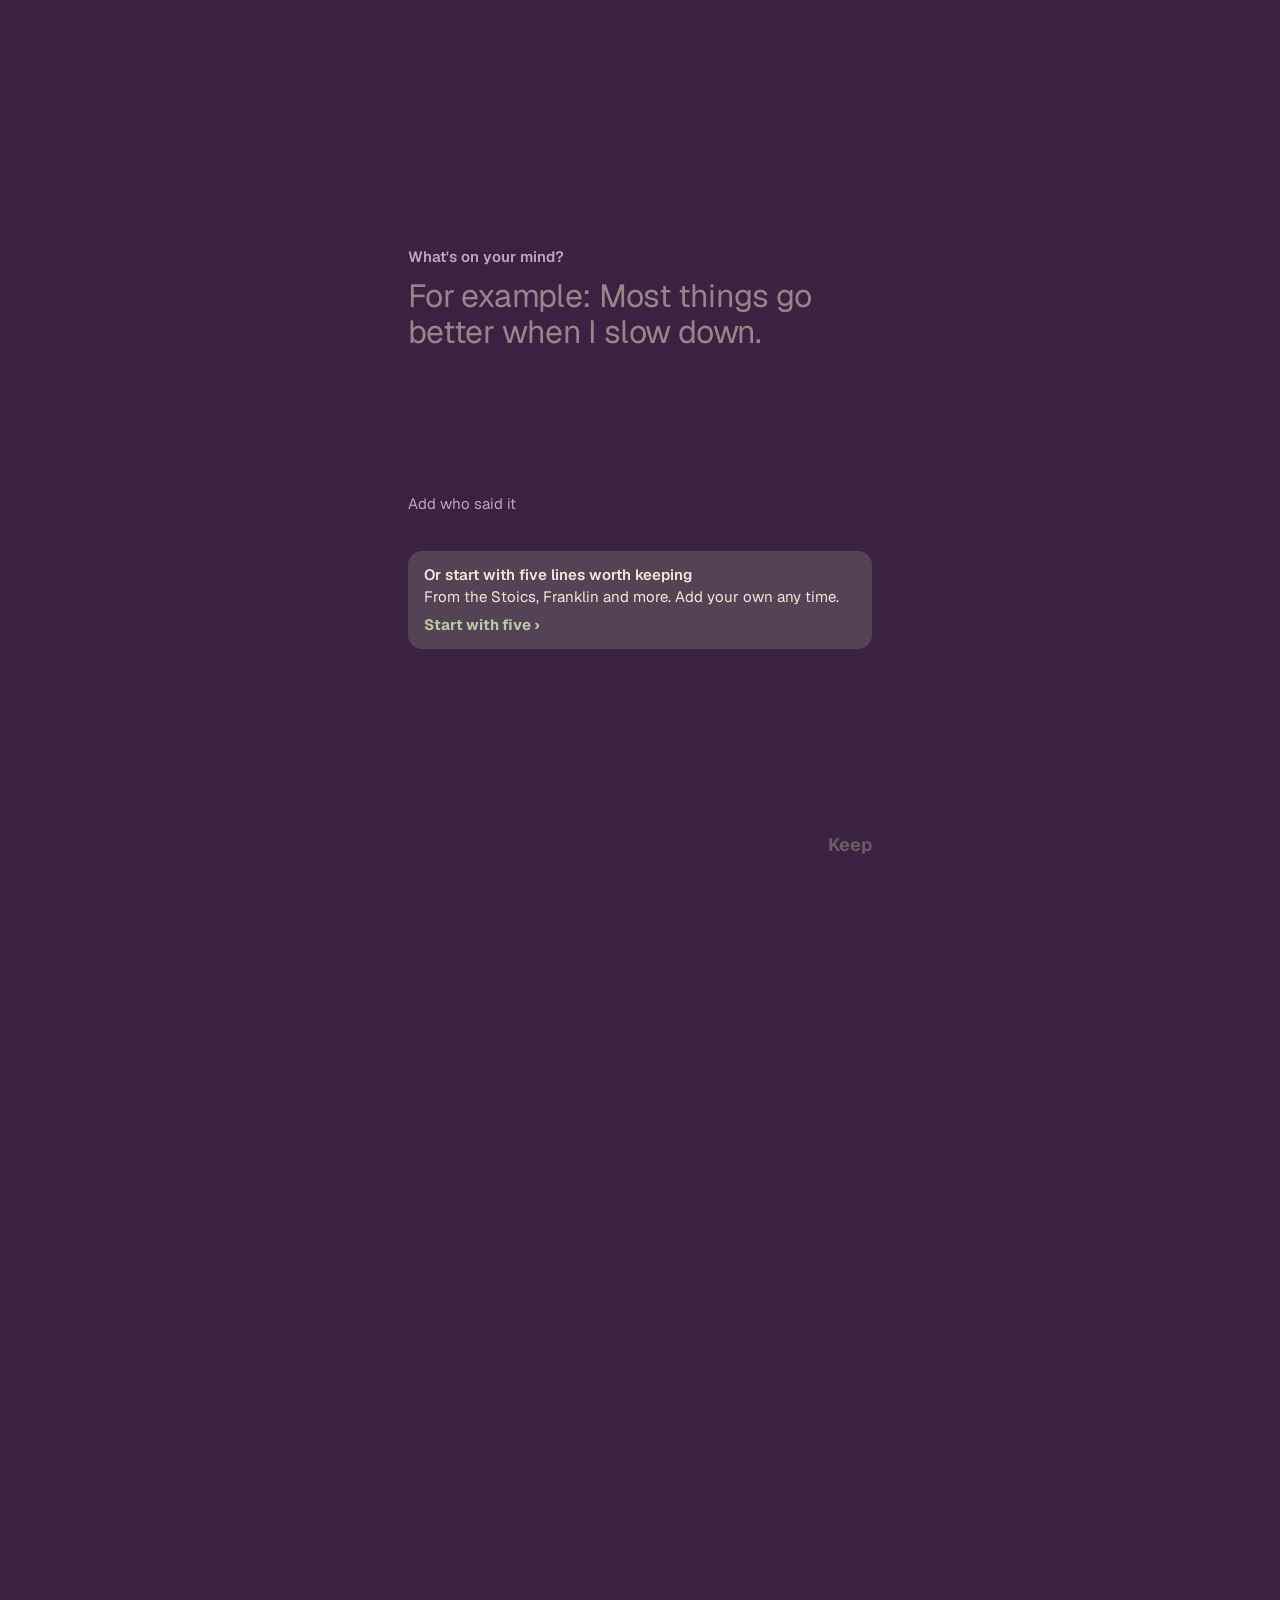
<file: index.html>
<!doctype html>
<html lang="en">
<head>
<meta charset="utf-8">
<meta name="viewport" content="width=device-width,initial-scale=1,maximum-scale=1,user-scalable=no,viewport-fit=cover">
<title>Scales</title>
<meta name="apple-mobile-web-app-capable" content="yes">
<meta name="mobile-web-app-capable" content="yes">
<meta name="apple-mobile-web-app-title" content="Scales">
<meta name="apple-mobile-web-app-status-bar-style" content="default">
<meta name="theme-color" content="#B9C9A3" id="themeColor">
<link rel="manifest" href="manifest.webmanifest">
<link rel="apple-touch-icon" href="icons/apple-touch-icon.png">
<link rel="icon" href="icons/favicon-32.png">
<script>try { var ts0 = window.scalesNative && +window.scalesNative.textScale; if (ts0 > 0) { document.documentElement.style.setProperty("--ts", Math.min(2, Math.max(0.82, ts0))); document.documentElement.style.setProperty("--tw", Math.min(1.3, Math.max(0.82, ts0))); } } catch (e) {}
try { var u0 = JSON.parse(localStorage.getItem("scales.next.ui.v1")) || {}, lk = u0.look; if (lk === "light" || lk === "dark") document.documentElement.setAttribute("data-look", lk); if (u0.theme === "stone") document.documentElement.setAttribute("data-theme", "stone"); } catch (e) {}</script>
<style>
@font-face { font-family:"Geist"; font-style:normal; font-weight:100 900; font-display:swap; src:url("fonts/geist-latin.woff2") format("woff2"); }

/* Two grounds and one ink each. Pistachio is for reading; plum is for when your own hand is on it
   (writing, editing, the library). There is no accent color: the other ground is the accent. */
:root {
  /* 2.33.0: the iPhone's text size. --ts scales all type (capped at 1.5 so the strip and sheets still hold);
     --tw scales the thought itself, capped lower (1.3) so a long thought still fits on one screen. */
  --ts: 1; --tw: 1;
  --pist: #B9C9A3; --pist-ink: #2A1E2E; --pist-muted: #3E4830;
  /* 2.37.0: --plum-faint raised to 4.5:1 for placeholders (was #8E7A92, 3.6:1). */
  --plum: #3B2240; --plum-ink: #F1E9D8; --plum-muted: #BBA7BE; --plum-faint: #A895AC;
  /* 2.37.0: the lines, tints and the one warning color as tokens, so Stone and Dark need no duplicate rules. */
  --line: rgba(241,233,216,.12); --line-soft: rgba(241,233,216,.08); --tint: rgba(241,233,216,.08); --pist-tint: rgba(185,201,163,.12);
  --grab: rgba(241,233,216,.45); --danger: #F2A69B;
  /* The reading ground (Meet). Pistachio in Light; in Dark (2.5.0) it turns plum with bone words, like the Plum icon,
     and the plum screens go a step deeper so moving between them still changes ground. Pistachio stays the accent. */
  --ground: var(--pist); --ground-ink: var(--pist-ink); --ground-muted: var(--pist-muted); --ground-line: rgba(42,30,46,.14);
  --toast-bg: var(--pist-ink); --toast-ink: var(--pist);
  --pad: 28px;
  --top: max(env(safe-area-inset-top), 20px);
  --bot: env(safe-area-inset-bottom);
  --strip: calc(56px + 20px * var(--ts) + var(--bot)); /* 2.37.0: grows with the text (76 px at standard size) */
  --ease-back: cubic-bezier(.34,1.56,.64,1);
}
/* Dark follows the phone, unless Settings, Appearance says Light or Dark (2.8.0; data-look on <html>). */
@media (prefers-color-scheme: dark) {
  :root:not([data-look="light"]) { --ground: #3B2240; --ground-ink: #F1E9D8; --ground-muted: #BBA7BE; --ground-line: rgba(241,233,216,.14);
    --plum: #23132A; --plum-muted: #B09CB4; --plum-faint: #9A86A0;
    --toast-bg: var(--pist); --toast-ink: #2A1E2E; color-scheme: dark; }
}
:root[data-look="dark"] { --ground: #3B2240; --ground-ink: #F1E9D8; --ground-muted: #BBA7BE; --ground-line: rgba(241,233,216,.14);
  --plum: #23132A; --plum-muted: #B09CB4; --plum-faint: #9A86A0;
  --toast-bg: var(--pist); --toast-ink: #2A1E2E; color-scheme: dark; }
:root[data-look="light"] { color-scheme: light; }
/* 2.22.0 Stone: warm stone to read on, graphite for anything your hand is on; pistachio stays the accent.
   Dark follows the default's rule: the thought on graphite, the sheets a step darker. */
:root[data-theme="stone"] { --ground: #C9C6BD; --ground-ink: #1F2124; --ground-muted: #4E4B44; --ground-line: rgba(31,33,36,.14);
  --plum: #23262B; --plum-ink: #EEEAE2; --plum-muted: #A5A39D; --plum-faint: #9A9893; --toast-bg: #1F2124; --toast-ink: #C9C6BD; }
@media (prefers-color-scheme: dark) {
  :root[data-theme="stone"]:not([data-look="light"]) { --ground: #23262B; --ground-ink: #EEEAE2; --ground-muted: #A5A39D; --ground-line: rgba(238,234,226,.14);
    --plum: #16181B; --plum-muted: #98968F; --plum-faint: #8E8C86; --toast-bg: var(--pist); --toast-ink: #1F2124; }
}
:root[data-theme="stone"][data-look="dark"] { --ground: #23262B; --ground-ink: #EEEAE2; --ground-muted: #A5A39D; --ground-line: rgba(238,234,226,.14);
  --plum: #16181B; --plum-muted: #98968F; --plum-faint: #8E8C86; --toast-bg: var(--pist); --toast-ink: #1F2124; }
* { box-sizing: border-box; -webkit-tap-highlight-color: transparent; }
html, body { margin: 0; height: 100%; overflow: hidden; overscroll-behavior: none; }
body {
  font-family: "Geist", -apple-system, system-ui, sans-serif; -webkit-font-smoothing: antialiased;
  background: var(--ground); color: var(--ground-ink); transition: background-color .45s ease, color .45s ease;
  position: fixed; inset: 0; touch-action: none; user-select: none; -webkit-user-select: none;
}
body.plum { background: var(--plum); color: var(--plum-ink); }
/* Wide screens (2.7.0): the iPhone Duo's inner screen, iPad-sized windows, a desktop browser. Scales stays one phone-width
   column, centered, so lines stay short and thumbs reach everything. The ground color still fills the whole screen,
   because a body's background spreads to the page behind it. */
body { width: min(100%, var(--col)); margin-inline: auto; }
:root { --col: 520px; }
button { font: inherit; color: inherit; background: none; border: 0; padding: 0; cursor: pointer; }
a { color: inherit; text-decoration: none; }
.sr { position: absolute; width: 1px; height: 1px; overflow: hidden; clip: rect(0 0 0 0); white-space: nowrap; }
.view { position: absolute; inset: 0; }
[hidden] { display: none !important; }

/* The corner buttons reach well past their words (2.0.1), so a thumb slightly off still lands on them. */
.corner { position: absolute; top: calc(var(--top) + 4px); font-size: calc(16px * var(--ts)); font-weight: 500; padding: 20px 28px 20px var(--pad); min-width: calc(8em + 28px); text-align: left; z-index: 3; }
.corner.l { left: 0; } .corner.r { right: var(--pad); }
/* Keep and Done are words, like every other action here: pistachio, bold, with a wide tap area. */
.act { color: var(--pist); font-weight: 700; font-size: calc(18px * var(--ts)); padding: 16px 0 16px 36px; margin-right: 0; }
/* 2.37.0: a word that can't be used yet shows dimmed (it used to be hidden), so you can see where Keep will be. */
.act:disabled, .act[aria-disabled="true"] { opacity: .35; pointer-events: none; }

/* ---- Meet ---- */
/* The stage starts below the corner, so a near miss on + New never opens Edit. */
#stage { position: absolute; left: 0; right: 0; top: calc(var(--top) + 72px); bottom: var(--strip); touch-action: none; }
#carry { transform-origin: center bottom; position: absolute; left: var(--pad); right: var(--pad); top: 0; bottom: 24px; display: flex; flex-direction: column; justify-content: center; will-change: transform; }
/* Line breaks you typed show as typed (2.5.0); runs of spaces and tabs read as one space. */
#words { white-space: pre-line; margin: 0; font-size: calc(32px * var(--tw)); line-height: 1.15; letter-spacing: -0.02em; font-weight: 600; transition: font-weight 1.2s ease; overflow-wrap: anywhere; }
#words.long { font-size: calc(24px * var(--tw)); line-height: 1.25; }
#words.vlong { font-size: calc(19px * var(--tw)); line-height: 1.35; }
/* Who said it (2.3.0): under the thought, quiet, like the note. */
#by { margin: 12px 0 0; font-size: calc(15px * var(--ts)); font-weight: 500; color: var(--ground-muted); overflow-wrap: anywhere; }
#note { margin: 18px 0 0; font-size: calc(16px * var(--ts)); line-height: 1.45; color: var(--ground-muted); white-space: pre-wrap; }
/* 2.14.0: shown only when the thought is being avoided or has sat untouched; small and faded so it never competes. */
#nudge { margin: 18px 0 0; font-size: calc(13px * var(--ts)); line-height: 1.4; color: var(--ground-muted); }
.hint { position: absolute; left: 0; right: 0; margin: 0; text-align: center; font-size: calc(15px * var(--ts)); font-weight: 500; opacity: 0; pointer-events: none; transition: opacity .12s; }
#hintUp { top: calc(var(--top) + 76px); }
#hintDown { bottom: calc(var(--strip) + 68px); }
.hint.on { font-weight: 700; }
/* 2.24.0: until each move has been made once, its word rests faintly where the thought would go. */
.hint.rest { opacity: .8; font-weight: 500; } /* 2.33.0: .8 reads at 5.7:1 (was .55, 3.1:1) */
#hintUp.rest::before { content: "\2191  "; }
#hintDown.rest::after { content: "  \2193"; }
/* The day's end is a message, not a thought (2.3.1): smaller, lighter, set high, with its choices as rows like Settings,
   so it is never mistaken for a thought to swipe. */
#empty { position: absolute; left: var(--pad); right: var(--pad); top: calc(var(--top) + 150px); bottom: var(--strip); display: flex; flex-direction: column; justify-content: flex-start; gap: 6px; }
#empty h1 { margin: 0; font-size: calc(22px * var(--ts)); font-weight: 600; letter-spacing: -0.01em; }
#empty p { margin: 0; font-size: calc(16px * var(--ts)); color: var(--ground-muted); }
#emptyActs { display: flex; flex-direction: column; margin-top: 28px; border-bottom: 1px solid var(--ground-line); }
#emptyActs button { display: flex; justify-content: space-between; align-items: center; width: 100%; min-height: 52px; padding: 0; text-align: left;
  color: var(--ground-ink); font-weight: 500; font-size: calc(17px * var(--ts)); border-top: 1px solid var(--ground-line); }
#emptyActs button::after { content: "\203A"; font-size: calc(22px * var(--ts)); color: var(--ground-muted); }
#emptyActs button[hidden] { display: none; }
@keyframes nudge { 0%,100% { transform: translateY(0) } 30% { transform: translateY(-14px) } 62% { transform: translateY(6px) } }
@keyframes arrive { from { opacity: 0; transform: translateY(16px) } to { opacity: 1; transform: none } }
.nudge #words { animation: nudge 1.3s cubic-bezier(.4,0,.2,1) 1; }
.arrive { animation: arrive .45s ease-out 1; }

#strip { position: absolute; left: 0; right: 0; bottom: 0; height: var(--strip); background: var(--plum); color: var(--plum-ink);
  border-radius: 22px 22px 0 0; display: flex; flex-direction: column; align-items: center; padding-top: 10px; gap: 2px; transition: height .25s ease; z-index: 2; width: 100%; cursor: pointer; }
#strip .grab { width: 36px; height: 4px; border-radius: 2px; background: var(--grab); }
/* 2.37.0: one row, laid out by flex: Your thoughts and the count on the left, + New on the right, both 44 pt tall.
   (Before, + New was a separate button lined up with the row by a hand-tuned number.) */
#strip .row { display: flex; align-items: center; justify-content: space-between; width: 100%; padding: 0 0 0 var(--pad); font-size: calc(15px * var(--ts)); }
#stripOpen { flex: 1 1 auto; min-width: 0; display: flex; align-items: center; gap: 10px; min-height: 44px; text-align: left; }
#stripOpen b { font-weight: 600; } #stripOpen span { color: var(--plum-muted); }
#stripNew { flex: none; min-height: 44px; padding: 0 var(--pad) 0 28px; color: var(--pist); font-weight: 600; font-size: calc(16px * var(--ts)); }
body.plum #strip { opacity: 0; pointer-events: none; }
/* 2.28.0: while the sheet is shut or shutting it lies under the strip, so it slides in behind the strip and its header
   never shows in the strip's place; its contents fade as it goes. Open or being pulled up, it is on top (z-index 6). */
#lib:not(.open):not(.drag) { z-index: 1; }
#lib > * { transition: opacity .12s ease; }
#lib:not(.open):not(.drag) > * { opacity: 0; }

/* Undo: a small pill at the right, above the strip. Visible, but clear of the thought and of the thumb's swipe path. */
#toast { position: absolute; right: 16px; bottom: calc(var(--strip) + 14px); background: var(--toast-bg); color: var(--toast-ink);
  border-radius: 999px; padding: 4px 4px 4px 16px; display: flex; align-items: center; gap: 2px; font-size: calc(14px * var(--ts)); z-index: 5;
  opacity: 0; transform: translateY(8px); transition: opacity .2s, transform .2s; pointer-events: none; }
#toast.on { opacity: 1; transform: none; pointer-events: auto; }
#toast span { opacity: .75; }
#toast button { padding: 10px 14px; font-weight: 700; min-height: 44px; }
#toast.done { padding: 12px 18px; }
#toast.done span { opacity: 1; font-weight: 600; }
/* 2.33.0: a failed save. Its own place at the top, above every sheet, so a move's Undo can never cover it. */
#saveFail { position: fixed; left: 12px; right: 12px; top: calc(var(--top) + 6px); z-index: 50; background: var(--toast-bg); color: var(--toast-ink);
  border-radius: 18px; padding: 14px 8px 6px 18px; font-size: calc(15px * var(--ts)); line-height: 1.35; box-shadow: 0 8px 28px rgba(0,0,0,.25); }
#saveFail p { margin: 0 10px 4px 0; font-weight: 600; }
#saveFail .sfa { display: flex; justify-content: flex-end; gap: 4px; }
#saveFail button { min-height: 44px; padding: 0 12px; font-weight: 700; color: inherit; }
#saveFail #saveFailOk { font-weight: 500; opacity: .8; }

/* ---- Write and Edit (plum) ---- */
.sheetform { position: absolute; left: var(--pad); right: var(--pad); top: calc(var(--top) + 76px); bottom: calc(var(--bot) + 100px); display: flex; flex-direction: column; gap: 22px;
  overflow-y: auto; -webkit-overflow-scrolling: touch; touch-action: pan-y; }
/* The fields grow to fit what is written, so nothing is ever hidden; the form scrolls as a whole when it runs long. */
.sheetform textarea { overflow: hidden; flex: none; }
.sheetform.center { justify-content: center; }
textarea { font: inherit; color: var(--plum-ink); background: transparent; border: 0; outline: none; resize: none; width: 100%; padding: 0; caret-color: var(--pist); user-select: text; -webkit-user-select: text; touch-action: auto; }
textarea::placeholder { color: var(--plum-faint); }
.big { font-size: calc(32px * var(--ts)); line-height: 1.15; letter-spacing: -0.02em; font-weight: 700; }
.small { font-size: calc(17px * var(--ts)); line-height: 1.45; border-top: 1px solid rgba(241,233,216,.2); padding-top: 14px; }
/* "Add who said it": words, not a button; one line appears under the thought when tapped. */
/* 2.30.0: onboarding. The first screen asks one thing, and offers a set as an equal second choice. */
/* 2.33.1: a label for the field, so tapping the question puts the cursor in it. */
.whead { display: block; margin: 0 0 -10px; font-size: calc(15px * var(--ts)); font-weight: 600; color: var(--plum-muted); flex: none; }
/* 2.37.0: the example is plainly an example: regular weight, half strength, so it never looks already typed. */
#writeText.example:placeholder-shown { font-weight: 400; }
#writeText.example::placeholder { color: rgba(241,233,216,.5); font-weight: 400; }
.startset { align-self: stretch; text-align: left; margin-top: 6px; padding: 14px 16px; border-radius: 14px; background: rgba(185,201,163,.2);
  color: var(--plum-ink); font-size: calc(15px * var(--ts)); line-height: 1.35; flex: none; }
.startset b { display: block; color: var(--plum-ink); font-weight: 600; margin-bottom: 2px; }
/* 2.37.0: the card says what tapping it does, in the action color. */
.startset .go { display: block; margin-top: 8px; color: var(--pist); font-weight: 700; }
.addfrom { align-self: flex-start; color: var(--pist); font-weight: 600; font-size: calc(15px * var(--ts)); padding: 12px 0; min-height: 44px; flex: none; }
/* The set offer: on the reading screen after the first thought, and on the end screen while there are few thoughts. */
#setOffer { position: absolute; left: 16px; right: 16px; bottom: calc(var(--strip) + 14px); z-index: 4; background: var(--plum); color: var(--plum-ink);
  border-radius: 18px; padding: 16px 18px 10px; box-shadow: 0 10px 30px rgba(20,10,24,.25); }
#setOffer[hidden] { display: none; }
#setOffer p { margin: 0 0 10px; font-size: calc(15px * var(--ts)); line-height: 1.4; }
#setOffer .so { display: flex; flex-wrap: wrap; gap: 8px; }
/* 2.33.0: words, like every other action in Scales. */
#setOffer .so button { font-size: calc(15px * var(--ts)); padding: 9px 0; color: var(--pist); font-weight: 600; }
#setOffer .so { column-gap: 24px; }
#setOffer .no { display: block; margin-top: 4px; padding: 12px 0 6px; font-size: calc(14px * var(--ts)); color: var(--plum-muted); }
/* Hints, once each: a spotlight that dims everything but the one thing, or a quiet line that fades. */
#tip { position: absolute; inset: 0; z-index: 40; }
#tip[hidden] { display: none; }
#tip .hole { position: absolute; border-radius: 16px; box-shadow: 0 0 0 200vmax rgba(18,9,22,.66); pointer-events: none; transition: opacity .2s; }
#tip .tt { position: absolute; left: var(--pad); right: var(--pad); color: #F1E9D8; font-size: calc(17px * var(--ts)); font-weight: 600; line-height: 1.35; }
#tip .tt span { display: block; margin-top: 8px; font-size: calc(14px * var(--ts)); font-weight: 400; color: #BBA7BE; }
#tipsAgain { margin-top: 18px; border-top: 1px solid var(--line); padding-left: 0; padding-right: 0; }
#tipsAgain .v { font-size: calc(14px * var(--ts)); color: var(--plum-muted); }
.swipehint { position: absolute; left: 50%; bottom: calc(var(--bot) + 18px); transform: translateX(-50%); white-space: nowrap;
  background: var(--plum-ink); color: var(--plum); font-size: calc(15px * var(--ts)); font-weight: 600; padding: 11px 18px; border-radius: 999px;
  box-shadow: 0 8px 24px rgba(20,10,24,.3); pointer-events: none; animation: swipehint 4.5s ease forwards; z-index: 3; }
@keyframes swipehint { 0% { opacity: 0; } 12% { opacity: 1; } 75% { opacity: 1; } 100% { opacity: 0; } }
/* 2.31.0 (breathe-test): after 20 seconds with a thought and no touch, its words breathe: about 1.8% larger and back,
   4 seconds in and 6 out. Any touch stops it; Reduce Motion and the Settings switch turn it off. */
#words.breathe { animation: breathe 10s ease-in-out infinite; transform-origin: left center; }
@keyframes breathe { 0%, 100% { transform: scale(1); } 40% { transform: scale(1.018); } }
@media (prefers-reduced-motion: reduce) { #words.breathe { animation: none; } }
/* 2.38.0 Box breathing: in 4 s, hold 4, out 4, hold 4. One timer in the page (breatheLater, boxStep) adds and removes .big;
   the size is BOX_SCALE, set as --box. Reduce Motion: no scale at all (the haptics still run). Stopping removes the
   classes, so the words are back at once. */
#words.boxing { transform-origin: left center; transition: transform 4s ease-in-out, font-weight 1.2s ease; }
#words.boxing.big { transform: scale(var(--box, 1)); }
@media (prefers-reduced-motion: reduce) { #words.boxing.big { transform: none; } }
#strip.pulse { animation: strippulse 1.4s ease-in-out 2; }
@keyframes strippulse { 50% { transform: translateY(-6px); } }
@media (prefers-reduced-motion: reduce) { #strip.pulse { animation: none; } }
.bylink { align-self: flex-start; color: var(--plum-muted); font-size: calc(15px * var(--ts)); padding: 10px 24px 10px 0; flex: none; }
.byfield { flex: none; font: inherit; font-size: calc(17px * var(--ts)); color: var(--plum-ink); background: transparent; border: 0; border-top: 1px solid rgba(241,233,216,.2); border-radius: 0;
  padding: 14px 0 4px; outline: none; width: 100%; caret-color: var(--pist); user-select: text; -webkit-user-select: text; }
.byfield::placeholder { color: var(--plum-faint); }
.formfoot { position: absolute; left: var(--pad); right: var(--pad); bottom: calc(var(--bot) + 28px); display: flex; align-items: center; justify-content: space-between; }
.quiet { color: var(--plum-muted); font-size: calc(15px * var(--ts)); padding: 12px 0; }
/* 2.37.0: Choose a file is an action, so it is an action word. */
#impFileBtn { color: var(--pist); font-weight: 600; }
.quiet.armed { color: var(--plum-ink); font-weight: 700; }
/* 2.29.0: Delete, armed, turns a soft coral, and a thin line shows the 4 seconds before it resets. */
#editDelete { position: relative; }
#editDelete.armed { color: var(--danger); }
#editDelete .dbar { position: absolute; left: 0; bottom: 6px; height: 3px; border-radius: 2px; background: color-mix(in srgb, var(--danger) 25%, transparent); width: 100%; overflow: hidden; }
#editDelete .dbar i { display: block; height: 100%; background: var(--danger); width: 100%; transform-origin: left; animation: dbar 4s linear forwards; }
@keyframes dbar { to { transform: scaleX(0); } }
@media (prefers-reduced-motion: reduce) { #editDelete .dbar i { animation: none; } }
.kept { position: absolute; left: var(--pad); right: var(--pad); top: 0; bottom: 0; display: flex; flex-direction: column; justify-content: center; gap: 8px; }
.kept p { margin: 0; } .kept .k1 { font-size: calc(20px * var(--ts)); font-weight: 700; color: var(--pist); } .kept .k2 { font-size: calc(16px * var(--ts)); color: var(--plum-muted); }

/* ---- Library ---- */
#lib { position: absolute; left: 0; right: 0; top: calc(var(--top) + 36px); bottom: 0; background: var(--plum); color: var(--plum-ink); border-radius: 22px 22px 0 0;
  display: flex; flex-direction: column; z-index: 6;
  /* Shut, the sheet rests exactly where the strip is (its top on the strip's top), hidden once it has arrived.
     It rises from the strip and settles back into it, never below it. */
  transform: translateY(calc(100% - var(--strip))); visibility: hidden;
  transition: transform .35s cubic-bezier(.2,.8,.2,1), visibility 0s linear .35s; }
#lib.open, #lib.drag { visibility: visible; transition: transform .35s cubic-bezier(.2,.8,.2,1), visibility 0s; }
#lib.open { transform: none; }
#lib.drag { transition: none; }
#libShade { position: absolute; inset: 0; z-index: 5; display: none; }
#libShade.on { display: block; }
#lib .grabbtn { align-self: center; padding: 10px 40px 14px; touch-action: none; }
#lib .grabbtn i { display: block; width: 36px; height: 4px; border-radius: 2px; background: var(--grab); }
#lib header { padding: 0 var(--pad) 14px; display: flex; flex-direction: column; gap: 14px; touch-action: none; }
#lib header div { display: flex; justify-content: space-between; align-items: baseline; }
#lib h2 { margin: 0; font-size: calc(28px * var(--ts)); font-weight: 700; letter-spacing: -0.02em; }
/* Words, not a button shape: pistachio on plum, with room around it for a thumb. */
#lib .new { color: var(--pist); font-weight: 600; font-size: calc(16px * var(--ts)); padding: 14px var(--pad) 14px 24px; margin-right: calc(-1 * var(--pad)); }
/* The filters scroll sideways when they do not fit; the right edge fades to show there is more. */
#lib .seg { display: flex; gap: 8px; justify-content: flex-start; overflow-x: auto; -webkit-overflow-scrolling: touch; touch-action: pan-x; scrollbar-width: none;
  margin: 0 calc(-1 * var(--pad)); padding: 0 var(--pad); -webkit-mask-image: linear-gradient(to right, #000 calc(100% - 28px), transparent); mask-image: linear-gradient(to right, #000 calc(100% - 28px), transparent); }
#lib .seg::-webkit-scrollbar { display: none; }
#lib .seg::after { content: ""; flex: 0 0 24px; }
/* 2.33.0: every word-action is at least 44 points tall to a finger (Apple's minimum), without changing how it looks:
   an invisible ::before widens the touch area around the word. The filter row gets room above and below so its
   sideways scroll doesn't clip that area. */
.lrow .back, .lrow .del, .seg button, .bylink, .ewords button, .addfrom, #setOffer .so button, #setOffer .no, #impFileBtn, #argPage .lk button, .whynext, #toast button, #lib .grabbtn { position: relative; }
.lrow .back::before, .lrow .del::before, .addfrom::before, .seg button::before, .bylink::before, .ewords button::before, #editDelete::before, #ten .no::before, #setOffer .so button::before, #setOffer .no::before,
#impFileBtn::before, #argPage .lk button::before, .whynext::before, #toast button::before, #lib .grabbtn::before, #saveFail button::before {
  content: ""; position: absolute; left: -6px; right: -6px; top: 50%; height: max(44px, 100%); transform: translateY(-50%); }
#lib .seg { padding-top: 6px; padding-bottom: 6px; margin-top: -6px; margin-bottom: -6px; }
/* 2.37.0: filters are words, not pills: the chosen one in ink, a little bolder, with a 2 px line under it. */
.seg button { font-size: calc(15px * var(--ts)); padding: 0 2px; min-height: 44px; color: var(--plum-muted); background: none; white-space: nowrap; flex: none;
  border-bottom: 2px solid transparent; border-radius: 0; }
.seg button[aria-pressed="true"], .seg button[aria-checked="true"] { color: var(--plum-ink); font-weight: 600; border-bottom-color: var(--plum-ink); }
#lib .seg { gap: 20px; }
#q { width: 100%; font: inherit; font-size: calc(16px * var(--ts)); color: var(--plum-ink); background: var(--tint); border: 0; border-radius: 12px; padding: 12px 14px; outline: none; caret-color: var(--pist); user-select: text; -webkit-user-select: text; }
#q::placeholder { color: var(--plum-muted); }
#libList { flex: 1 1 auto; overflow-y: auto; -webkit-overflow-scrolling: touch; touch-action: pan-y; padding: 0 var(--pad) calc(var(--bot) + 32px); }
#libList h3 { margin: 18px 0 2px; font-size: calc(13px * var(--ts)); font-weight: 500; color: var(--plum-muted); }
.lrow { display: flex; justify-content: space-between; align-items: baseline; gap: 16px; padding: 14px 0; border-bottom: 1px solid var(--line); width: 100%; text-align: left; }
.lrow .t { font-size: calc(17px * var(--ts)); line-height: 1.3; }
.lrow .m { font-size: calc(13px * var(--ts)); color: var(--plum-muted); white-space: nowrap; }
/* 2.15.0: the list by where you stand. Each group is one row (name, a short line, count); tap to open it. */
.lgrp { display: flex; align-items: center; gap: 12px; width: 100%; text-align: left; padding: 15px 0; border-bottom: 1px solid var(--line); min-height: 64px; }
.lgrp .gt { flex: 1 1 auto; min-width: 0; display: flex; flex-direction: column; gap: 3px; }
.lgrp .gn { font-size: calc(17px * var(--ts)); font-weight: 600; }
.lgrp .gd { font-size: calc(13px * var(--ts)); color: var(--plum-muted); }
.lgrp .gc { font-size: calc(15px * var(--ts)); color: var(--plum-muted); font-variant-numeric: tabular-nums; }
.lgrp .gv { display: inline-block; font-size: calc(18px * var(--ts)); color: var(--plum-muted); transition: transform .2s; width: 12px; text-align: center; }
.lgrp[aria-expanded="true"] .gv { transform: rotate(90deg); }
.lgrp + .gbody .lrow.one { padding-left: 14px; }
.gbody { border-bottom: 1px solid var(--line); }
.gbody .lrow.one:last-child { border-bottom: 0; }
#libList h3.js { margin-top: 10px; }
/* 2.13.0: one calm line per thought, cut with an ellipsis, so the list can be scanned. */
.lrow.one { align-items: center; padding: 13px 0; }
.lrow.one .t { flex: 1 1 auto; min-width: 0; white-space: nowrap; overflow: hidden; text-overflow: ellipsis; font-weight: 400; }
.lrow.one.hit .t { white-space: normal; display: -webkit-box; -webkit-line-clamp: 2; -webkit-box-orient: vertical; }
.lrow.one .m { display: inline-flex; align-items: center; gap: 6px; flex: none; }
.lrow.one .m .bk { width: 10px; height: 13px; margin: 0; }
.lrow.away .t { color: var(--plum-muted); }
.lrow .t { text-align: left; }
#libToast { position: absolute; left: 16px; right: 16px; bottom: calc(var(--bot) + 16px); z-index: 3; display: flex; align-items: center; justify-content: space-between;
  background: var(--plum-ink); color: var(--plum); border-radius: 16px; padding: 4px 4px 4px 18px; font-size: calc(15px * var(--ts)); }
#libToast[hidden] { display: none; }
#libToast button { min-height: 44px; padding: 0 16px; font-weight: 700; }
/* The archive row: quiet, at the foot of All; and the way back at the top of Put away. */
.lrow.arch { align-items: center; margin-top: 20px; min-height: 52px; }
.lrow.arch .t { color: var(--plum-muted); font-size: calc(16px * var(--ts)); }
.lrow.arch .m { font-size: calc(15px * var(--ts)); }
#libList .lrow.arch:first-child { margin-top: 4px; }
.bk { width: 11px; height: 14px; margin-left: 7px; color: var(--pist); vertical-align: -1px; }
#editMark { right: 0; min-width: 0; padding: 20px var(--pad) 20px 28px; display: flex; align-items: center; gap: 8px; color: var(--plum-muted); }
#editMark svg { width: 16px; height: 20px; }
#editMark[aria-pressed="true"] { color: var(--pist); font-weight: 600; }
.lrow .back, .lrow .del { font-size: calc(13px * var(--ts)); font-weight: 600; color: var(--pist); white-space: nowrap; padding: 4px 0; }
.lrow .del { color: var(--plum-muted); font-weight: 500; margin-left: 14px; } .lrow .del.armed { color: var(--danger); font-weight: 700; }
#libList { padding-bottom: calc(var(--bot) + 40px); }
#lib header .top { display: flex; justify-content: space-between; align-items: center; }
/* 2.28.1: with + New gone from the sheet, the gear lines up with the search field and the list (its 24 px icon sits in a 48 px tap area). */
/* 2.29.0: search and the gear on one row; the gear's icon lines up with the list's right edge. */
#lib .qrow { display: flex; align-items: center; gap: 4px; }
#lib .qrow #q { flex: 1 1 auto; min-width: 0; }
#lib .qrow .gear { flex: none; margin-right: -12px; }
/* 2.29.0: one finding from Insights, a sentence a day; tap for the page. */
#lib .daily { display: grid; grid-template-columns: 1fr auto; column-gap: 10px; align-items: center; width: 100%; text-align: left;
  background: var(--pist-tint); border-radius: 14px; padding: 12px 14px; color: var(--plum-ink); }
#lib .daily .k { grid-column: 1; font-size: calc(12px * var(--ts)); color: var(--plum-muted); margin-bottom: 2px; }
#lib .daily .s { grid-column: 1; font-size: calc(15px * var(--ts)); line-height: 1.35; }
#lib .daily .s b { color: var(--pist); font-weight: 700; }
#lib .daily .v { grid-column: 2; grid-row: 1 / span 2; font-size: calc(18px * var(--ts)); color: var(--plum-muted); }
/* 2.29.0: Put away is a row like the others, set off by a little space. */
#libList .lgrp.arch { margin-top: 18px; }
#libList .lgrp .gc { min-width: 22px; text-align: right; }
#libList .lgrp .gv { margin-left: 4px; }
#lib .gear { width: 48px; height: 48px; display: flex; align-items: center; justify-content: center; color: var(--plum-ink); opacity: .7; }
#lib .gear svg { width: 24px; height: 24px; }
#lib .new { margin-right: 0; }

/* ---- Settings and Help (2.1.0): plum pages that slide in from the right over the library ---- */
.page { position: absolute; inset: 0; background: var(--plum); color: var(--plum-ink); z-index: 8; display: flex; flex-direction: column;
  transform: translateX(100%); visibility: hidden; transition: transform .35s cubic-bezier(.2,.8,.2,1), visibility 0s .35s; touch-action: none; }
.page.open { transform: none; visibility: visible; transition: transform .35s cubic-bezier(.2,.8,.2,1), visibility 0s; }
.page .pback { align-self: flex-start; margin-top: calc(var(--top) + 4px); padding: 20px 28px 12px var(--pad); font-size: calc(16px * var(--ts)); font-weight: 500; }
.page h1 { margin: 0; padding: 0 var(--pad) 10px; font-size: calc(28px * var(--ts)); font-weight: 700; letter-spacing: -0.02em; }
.page .body { flex: 1 1 auto; overflow-y: auto; -webkit-overflow-scrolling: touch; touch-action: pan-y; padding: 0 0 calc(var(--bot) + 40px); }
.page .sh { margin: 26px var(--pad) 4px; font-size: calc(13px * var(--ts)); font-weight: 500; color: var(--plum-muted); }
.srow { display: flex; justify-content: space-between; align-items: center; gap: 16px; width: 100%; min-height: 52px; padding: 0 var(--pad); font-size: calc(17px * var(--ts)); text-align: left;
  border-bottom: 1px solid var(--line); }
.srow .v { font-size: calc(15px * var(--ts)); color: var(--plum-muted); white-space: nowrap; }
.srow .chev { color: var(--plum-muted); font-size: calc(20px * var(--ts)); }
.srow .v .chev { margin-left: 6px; vertical-align: -1px; }
/* Sets (2.3.0): the name and what it is, with the one thing you can do on the right. */
.srow.setr { align-items: center; padding-top: 12px; padding-bottom: 12px; }
.srow.setr .nm { display: flex; flex-direction: column; gap: 2px; min-width: 0; }
.srow.setr .nm small { font-size: calc(14px * var(--ts)); color: var(--plum-muted); line-height: 1.35; }
.srow .v.add { color: var(--pist); font-weight: 600; }
.srow .v.armed { color: var(--plum-ink); font-weight: 700; }
/* Import (2.7.0) */
.imptext { display: block; margin: 14px var(--pad) 0; width: calc(100% - 2 * var(--pad)); min-height: 150px; font-size: calc(16px * var(--ts)); line-height: 1.45;
  background: rgba(241,233,216,.06); border-radius: 12px; padding: 12px 14px; }
.improw { display: flex; align-items: center; justify-content: space-between; gap: 12px; margin: 4px var(--pad) 0; flex-wrap: wrap; }
.improw .seg { display: flex; gap: 18px; }
.improw .seg[hidden] { display: none; }
#impList { margin-top: 6px; }
#impList .ir { display: block; width: 100%; text-align: left; padding: 12px var(--pad); border-bottom: 1px solid var(--line); }
#impList .ir .t { display: -webkit-box; -webkit-line-clamp: 3; -webkit-box-orient: vertical; overflow: hidden; font-size: calc(16px * var(--ts)); line-height: 1.35; white-space: pre-line; }
#impList .ir .b { display: block; margin-top: 4px; font-size: calc(13px * var(--ts)); color: var(--plum-muted); }
#impList .ir.off .t, #impList .ir.off .b { text-decoration: line-through; opacity: .45; }
#impList .more { margin: 10px var(--pad); font-size: calc(14px * var(--ts)); color: var(--plum-muted); }
.impfoot { display: flex; justify-content: flex-end; padding: 0 var(--pad); }
/* Apple Intelligence test (2.6.0) */
#aiThemes .ex { margin: 0 var(--pad) 8px; padding: 0 0 8px 14px; font-size: calc(14px * var(--ts)); line-height: 1.45; color: var(--plum-muted); border-left: 2px solid rgba(241,233,216,.12); }
#aiThemes .ex p { margin: 6px 0; }
#aiNote .note { margin: 14px var(--pad) 6px; font-size: calc(18px * var(--ts)); line-height: 1.5; }
#aiNote .facts { margin: 6px var(--pad) 0; padding: 0 0 0 18px; font-size: calc(14px * var(--ts)); line-height: 1.5; color: var(--plum-muted); }
#aiNote table { margin: 10px var(--pad) 0; width: calc(100% - 2 * var(--pad)); border-collapse: collapse; font-size: calc(13px * var(--ts)); color: var(--plum-muted); font-variant-numeric: tabular-nums; }
#aiNote th, #aiNote td { text-align: right; padding: 4px 0 4px 8px; border-bottom: 1px solid var(--line-soft); }
#aiNote th:first-child, #aiNote td:first-child { text-align: left; padding-left: 0; }
.srow.clr { min-height: 44px; font-size: calc(15px * var(--ts)); color: var(--plum-muted); padding-left: calc(var(--pad) + 14px); }
.srow.clr.armed { color: var(--plum-ink); font-weight: 700; }
.snote { margin: 10px var(--pad) 0; font-size: calc(14px * var(--ts)); line-height: 1.45; color: var(--plum-muted); }
.snote.ok { color: var(--pist); }
/* Settings (2.11.0): each group is a card one step lighter than the page, with its label above. */
.grp { margin: 0 16px; background: var(--tint); border-radius: 16px; overflow: hidden; }
#settings .sh { margin: 28px calc(16px + 18px) 8px; font-size: calc(13px * var(--ts)); font-weight: 500; letter-spacing: .02em; color: var(--plum-muted); }
#settings .snote, #sets .snote, #imp .snote { margin-left: calc(16px + 18px); margin-right: calc(16px + 18px); }
/* Sets and Import take the same cards. */
#setList:not(:empty) { margin: 14px 16px 0; background: var(--tint); border-radius: 16px; overflow: hidden; }
#setList .srow { padding-left: 18px; padding-right: 18px; }
#setList .srow:last-child { border-bottom: 0; }
#setList .srow.clr { padding-left: 32px; }
#imp .imptext { margin: 14px 16px 0; width: calc(100% - 32px); background: var(--tint); border-radius: 16px; padding: 14px 18px; }
#imp .improw { margin: 4px 34px 0; }
#impList:not(:empty) { margin: 10px 16px 0; background: var(--tint); border-radius: 16px; overflow: hidden; }
#impList .ir { padding: 12px 18px; }
#impList .ir:last-child { border-bottom: 0; }
#impList .more { margin: 10px 18px; }
#imp .impfoot { padding: 0 34px; }
.grp > .srow, .grp > div > .srow { padding: 0 18px; }
.grp > .srow:last-child, .grp > :last-child { border-bottom: 0; }
.grp .lookrow { display: flex; align-items: center; min-height: 52px; padding: 0 18px; font-size: calc(17px * var(--ts)); }
.grp .lookseg { margin: 0; padding: 0 18px 14px; }
.grp #lookSec:not([hidden]) + .srow { border-top: 1px solid var(--line); }
.grp #themeSec + #lookSec:not([hidden]) { border-top: 1px solid var(--line); }
.grp #themeSec + #lookSec[hidden] + .srow:not([hidden]) { border-top: 1px solid var(--line); }
.lookseg .tdot { display: inline-block; width: 11px; height: 11px; border-radius: 50%; margin-right: 7px; vertical-align: -1px; box-shadow: inset 0 0 0 1px rgba(0,0,0,.18); }
/* The mark, small and last: the icon in one color, and where your thoughts live. */
/* 2.13.0: the icon and the line side by side. */
.made { display: flex; flex-direction: row; align-items: center; justify-content: center; gap: 10px; margin: 36px 34px 8px; text-align: left; }
.made img { width: 24px; height: 24px; border-radius: 6px; opacity: .85; box-shadow: 0 0 0 1px rgba(241,233,216,.18); flex: none; }
#backups #setSaved { margin: 6px var(--pad) 16px; }
/* 2.13.0: Edit's one line of history, quiet under the thought. */
.hist { margin: 4px 0 6px; font-size: calc(13px * var(--ts)); line-height: 1.4; color: var(--plum-muted); }
/* 2.19.0 Edit, calmer: the author right under the thought as a quiet line, then one line of history, then two
   words. No labels, no boxes; a note is plain text you tap to change. */
#vEdit .sheetform { gap: 0; }
/* 2.21.0: Edit is a sheet. It rises over the thought, which stays in view above it, like Your thoughts. Pull it down,
   tap above it, or tap Done to keep; Cancel to throw changes away. */
#vEdit { top: calc(var(--top) + 36px); left: 0; right: 0; bottom: 0; background: var(--plum); color: var(--plum-ink); border-radius: 22px 22px 0 0;
  z-index: 7; transform: translateY(100%); transition: transform .32s cubic-bezier(.2,.8,.2,1); box-shadow: 0 -10px 34px rgba(20,10,24,.22); }
#vEdit.up { transform: none; }
#vEdit .egrab { position: absolute; top: 0; left: 50%; margin-left: -40px; width: 80px; padding: 10px 22px 14px; z-index: 4; }
#vEdit .egrab i { display: block; width: 36px; height: 4px; border-radius: 2px; background: var(--grab); }
#vEdit .corner { top: 12px; }
#vEdit .sheetform { top: 72px; }
#editShade { position: absolute; inset: 0; z-index: 6; background: rgba(20,10,24,.26); opacity: 0; pointer-events: none; transition: opacity .32s; }
#editShade.on { opacity: 1; pointer-events: auto; }
/* 2.20.0: pull Edit down to keep and close, like an iPhone sheet. The screen follows the finger. */
#vEdit.pulling { transition: none; }
#vEdit.settle { transition: transform .28s cubic-bezier(.2,.8,.2,1); }
#vEdit.closing { transition: transform .24s cubic-bezier(.4,0,1,1); transform: translateY(100%) !important; }
.byline { flex: none; font: inherit; font-size: calc(16px * var(--ts)); font-weight: 500; color: var(--plum-muted); background: transparent; border: 0; padding: 12px 0 0; outline: none; width: 100%; caret-color: var(--pist); user-select: text; -webkit-user-select: text; }
.byline::placeholder { color: var(--plum-muted); }
.byline:focus { color: var(--plum-ink); }
#vEdit .hist { margin: 6px 0 0; color: var(--plum-muted); }
.ewords { display: flex; gap: 28px; margin-top: 22px; flex: none; }
.ewords[hidden] { display: none; }
.ewords { flex-wrap: wrap; row-gap: 0; }
.ewords button { font-size: calc(16px * var(--ts)); font-weight: 600; color: var(--pist); padding: 6px 0; min-height: 44px; }
.ewords button.on { color: var(--plum-muted); font-weight: 500; }
.ewords button[hidden] { display: none; }
.enote { margin-top: 16px; font-size: calc(17px * var(--ts)); line-height: 1.45; min-height: 52px; }
.enote[hidden] { display: none; }
#vEdit .argbox { margin-top: 18px; }
/* 2.19.0 Insights as findings: one sentence each, the evidence a tap away. */
#insBody { padding: 4px var(--pad) 0 !important; }
/* 2.37.0: the number column grows with its number (at larger text "75%" no longer clips). */
.fd { display: grid; grid-template-columns: minmax(calc(92px + (var(--ts) - 1) * 40px), max-content) minmax(0, 1fr) 14px; align-items: center; gap: 10px; width: 100%; text-align: left; padding: 16px 0; border-bottom: 1px solid var(--line); }
/* 2.23.0: the number column */
.fd .n { font-size: calc(40px * var(--ts)); font-weight: 700; letter-spacing: -0.03em; line-height: 1; color: var(--pist); font-variant-numeric: tabular-nums; }
.fd .n.word { font-size: calc(24px * var(--ts)); letter-spacing: -0.01em; }
.fd .n.word.long { font-size: calc(16px * var(--ts)); letter-spacing: 0; }
.fd .n.zero { color: var(--plum-muted); }
.fd .tx { min-width: 0; display: flex; flex-direction: column; gap: 3px; }
.fd .s { font-size: calc(17px * var(--ts)); line-height: 1.2; font-weight: 600; color: var(--plum-ink); }
.fd .d { font-size: calc(13px * var(--ts)); line-height: 1.35; color: var(--plum-muted); }
#insBody .soon { margin-top: 28px; }
#insBody .soon p { margin: 0 0 10px; font-size: calc(13px * var(--ts)); color: var(--plum-muted); }
/* 2.37.0: what's still to come is a plain line of words, not chips that look tappable. */
#insBody .chips { margin: 0; font-size: calc(14px * var(--ts)); line-height: 1.45; color: var(--plum-muted); }
.fd .c { font-size: calc(20px * var(--ts)); color: var(--plum-muted); transition: transform .2s; display: inline-block; width: 12px; text-align: center; margin-top: 1px; }
.fd.open .c { transform: rotate(90deg); }
.fd.plain { cursor: default; } .fd.plain .c { visibility: hidden; }
.ev { padding: 0 0 8px calc(102px + (var(--ts) - 1) * 40px); border-bottom: 1px solid var(--line); animation: argIn .35s ease both; }
.ir { display: flex; justify-content: space-between; gap: 12px; padding: 11px 0; border-bottom: 1px solid var(--line-soft); font-size: calc(15px * var(--ts)); }
.ir:last-child { border-bottom: 0; }
.ir .t { min-width: 0; overflow: hidden; text-overflow: ellipsis; white-space: nowrap; }
.ir .t .w, .ir .t .w2 { display: block; white-space: normal; font-size: calc(13px * var(--ts)); margin-top: 3px; }
.ir .t .w { color: var(--pist); } .ir .t .w2 { color: var(--plum-muted); }
.ir .m { flex: none; font-size: calc(13px * var(--ts)); color: var(--plum-muted); }
.ir.more { color: var(--plum-muted); font-size: calc(14px * var(--ts)); }
.ir.pair { flex-direction: column; gap: 4px; }
.ir.pair .was { color: var(--plum-muted); text-decoration: line-through; text-decoration-color: rgba(187,167,190,.5); font-size: calc(14px * var(--ts)); }
.ir.pair .now { font-size: calc(15px * var(--ts)); }
#insBody .fill { margin: 26px 0 0; font-size: calc(14px * var(--ts)); line-height: 1.45; color: rgba(187,167,190,.7); }
#insBody .bars { margin-top: 12px; }
/* 2.17.0 Insights: plain text on plum, no cards. A quiet label, the thought, one line under it. */
#insBody { padding-top: 4px; }
#insBody .lead { margin: 6px var(--pad) 4px; font-size: calc(14px * var(--ts)); line-height: 1.45; color: var(--plum-muted); }
#insBody .sh { margin-top: 30px; }
.ins { margin: 0 var(--pad); padding: 12px 0; border-bottom: 1px solid var(--line); }
.ins:last-of-type { border-bottom: 0; }
.ins .q { margin: 0; font-size: calc(17px * var(--ts)); line-height: 1.35; display: -webkit-box; -webkit-line-clamp: 2; -webkit-box-orient: vertical; overflow: hidden; }
.ins .was { margin: 0 0 6px; font-size: calc(15px * var(--ts)); line-height: 1.35; color: var(--plum-muted); text-decoration: line-through; text-decoration-color: rgba(187,167,190,.5); display: -webkit-box; -webkit-line-clamp: 2; -webkit-box-orient: vertical; overflow: hidden; }
.ins .m { margin: 5px 0 0; font-size: calc(13px * var(--ts)); line-height: 1.4; color: var(--plum-muted); }
.ins .m.wait { margin: 0; font-size: calc(14px * var(--ts)); }
.ins .why { margin: 6px 0 0; font-size: calc(15px * var(--ts)); line-height: 1.4; color: var(--pist); }
.ins.say .q { font-size: calc(17px * var(--ts)); display: block; }
.bars { display: flex; align-items: flex-end; gap: 8px; height: 46px; margin: 14px 0 6px; }
.bars i { flex: 1; background: rgba(241,233,216,.16); border-radius: 3px 3px 0 0; min-height: 3px; }
.bars i.top { background: var(--pist); }
.barl { display: flex; gap: 8px; font-size: calc(12px * var(--ts)); color: var(--plum-muted); }
.barl span { flex: 1; text-align: center; }
/* Say why */
.whybody { display: flex; flex-direction: column; gap: 18px; padding: 8px var(--pad) 0 !important; }
.whyt { margin: 0; font-size: calc(15px * var(--ts)); line-height: 1.4; color: var(--plum-muted); display: -webkit-box; -webkit-line-clamp: 3; -webkit-box-orient: vertical; overflow: hidden; }
#whyText { font-size: calc(22px * var(--ts)); line-height: 1.3; font-weight: 500; min-height: 96px; }
.whyfoot { display: flex; justify-content: space-between; align-items: center; }
/* 2.33.0: Undo is the strongest word; Say why is a plain word; the label is plain text, set apart by a thin line. */
#toast #toastWhy { font-weight: 500; padding: 10px 12px; margin-left: 2px; opacity: .85; }
#toast:not(.done) #toastMsg { padding-right: 12px; margin-right: 2px; border-right: 1px solid currentColor; border-right-color: color-mix(in srgb, currentColor 30%, transparent); }
/* 2.31.0: refining a thought. */
.getapp { display: block; margin: 6px var(--pad) 4px; padding: 14px 16px; border-radius: 14px; background: var(--pist-tint); color: var(--plum-ink); text-decoration: none; font-size: calc(14px * var(--ts)); line-height: 1.4; }
.getapp b { display: block; font-size: calc(15px * var(--ts)); margin-bottom: 2px; } .getapp span { display: block; margin-top: 6px; color: var(--pist); font-weight: 600; }
.whynext { align-self: flex-start; color: var(--pist); font-weight: 600; font-size: calc(15px * var(--ts)); padding: 12px 0; }
#vEdit .grew { margin: 12px 0 0; padding: 12px 14px; border-radius: 12px; background: rgba(241,233,216,.06); font-size: calc(13px * var(--ts)); line-height: 1.45; color: var(--plum-muted); }
#vEdit .grew b { display: block; margin-top: 3px; color: var(--plum-ink); font-weight: 600; font-size: calc(14px * var(--ts)); }
.lrow .ledl { display: block; font-size: calc(13px * var(--ts)); color: var(--pist); margin-top: 3px; white-space: nowrap; overflow: hidden; text-overflow: ellipsis; }
.lrow.one.away .t[data-why] { cursor: pointer; }
.lrow .whyl { display: block; font-size: calc(13px * var(--ts)); color: var(--plum-muted); margin-top: 3px; white-space: nowrap; overflow: hidden; text-overflow: ellipsis; }
.lrow.one.away.has-why { align-items: flex-start; }
.lrow.one.away.has-why .t { white-space: normal; }
.lrow.one.away.has-why .t .tt { display: block; white-space: nowrap; overflow: hidden; text-overflow: ellipsis; }
/* 2.16.0 Argue with it: a word, then plain text under a thin rule. No box, no badge. */
.ewords button:disabled { color: var(--plum-muted); font-weight: 500; }
.argbox { margin-top: -6px; padding-top: 16px; border-top: 1px solid var(--line); animation: argIn .45s ease both; }
@keyframes argIn { from { opacity: 0; transform: translateY(6px); } to { opacity: 1; transform: none; } }
.argbox .k { margin: 0 0 5px; font-size: calc(13px * var(--ts)); color: var(--plum-muted); }
.argbox .v { margin: 0 0 16px; font-size: calc(16px * var(--ts)); line-height: 1.45; }
/* 2.31.0: what the case against would let you off, one question, and the case for on request. */
.argbox .free { margin: 0 0 16px; padding: 12px 14px; border-radius: 12px; background: rgba(185,201,163,.10); }
.argbox .free .k { color: var(--pist); } .argbox .free .v { margin: 0; }
.argbox .ask { margin: 2px 0 10px; font-size: calc(16px * var(--ts)); font-style: italic; line-height: 1.4; }
.argbox .for { margin-top: 16px; padding-top: 14px; border-top: 1px dashed rgba(241,233,216,.14); }
.argbox .for .v { margin: 0; }
/* 2.32.0: the Argue with it page. */
#argPage .argbody { padding: 0 var(--pad) 16px; }
/* The words on the Argue page can be selected and copied (long-press). Buttons stay unselectable. */
#argPage .argbody, #argPage .ask { user-select: text; -webkit-user-select: text; }
#argPage .argbody button { user-select: none; -webkit-user-select: none; }
#argPage .aw { margin: 4px 0 18px; font-size: calc(16px * var(--ts)); line-height: 1.35; color: var(--plum-muted); font-weight: 500; }
#argPage .al { margin: 0 0 6px; font-size: calc(13px * var(--ts)); color: var(--plum-muted); }
#argPage .ab { margin: 0 0 6px; font-size: calc(18px * var(--ts)); line-height: 1.42; font-weight: 500; }
#argPage .ab.quiet { color: var(--plum-muted); font-size: calc(16px * var(--ts)); font-weight: 400; }
#argPage .aa { margin: 6px 0 0; font-size: calc(14px * var(--ts)); line-height: 1.4; color: var(--plum-muted); }
#argPage .aretry { color: var(--pist); font-weight: 600; font-size: calc(15px * var(--ts)); padding: 6px 0; }
#argPage .yet { display: flex; align-items: center; gap: 12px; margin: 18px 0; font-size: calc(13px * var(--ts)); color: var(--plum-muted); }
#argPage .yet::after { content: ""; flex: 1; height: 1px; background: rgba(241,233,216,.12); }
#argPage .af { margin: 18px 0 0; font-size: calc(15px * var(--ts)); line-height: 1.4; color: var(--pist); }
#argPage .af span { color: var(--plum-muted); }
#argPage .aearly { display: block; margin-top: 26px; font-size: calc(14px * var(--ts)); color: var(--plum-muted); padding: 8px 0; }
#argPage .aearlylist .ea { margin-top: 12px; padding: 12px 14px; border-radius: 12px; background: rgba(241,233,216,.05); font-size: calc(14px * var(--ts)); line-height: 1.45; }
#argPage .aearlylist .ea .w { color: var(--plum-muted); text-decoration: line-through; text-decoration-color: rgba(187,167,190,.45); margin: 0 0 8px; }
#argPage .aearlylist .ea p { margin: 0 0 6px; } #argPage .aearlylist .ea b { font-weight: 600; color: var(--plum-muted); font-size: calc(12px * var(--ts)); display: block; }
#argPage .aend { flex: none; border-top: 1px solid var(--line); padding: 14px var(--pad) calc(var(--bot) + 18px); }
#argPage .ask { margin: 0 0 8px; font-size: calc(16px * var(--ts)); font-style: italic; }
#argPage .lk { display: flex; gap: 24px; } #argPage .lk button { color: var(--pist); font-weight: 600; font-size: calc(15px * var(--ts)); padding: 6px 0; }
#argPage .lk button.q { color: var(--plum-muted); font-weight: 500; } #argPage .lk button:disabled { color: var(--plum-muted); }
#argPage textarea { width: 100%; margin-top: 10px; font: inherit; font-size: calc(16px * var(--ts)); color: var(--plum-ink); background: rgba(241,233,216,.07); border: 0; border-radius: 12px;
  padding: 10px 12px; outline: none; resize: none; max-height: 30vh; overflow-y: auto; caret-color: var(--pist); user-select: text; -webkit-user-select: text; }
.argbox .for .v.quiet { color: var(--plum-muted); font-size: calc(15px * var(--ts)); }
.argbox a { color: var(--pist); font-weight: 600; text-decoration: none; }
/* 2.16.0 Tensions: one row in Your thoughts (a dot when a new pair is found), pairs with "and yet" between. */
.lgrp.dot .gn::after { content: ""; display: inline-block; width: 6px; height: 6px; border-radius: 50%; background: var(--pist); margin-left: 8px; vertical-align: middle; }
.tpair { display: block; width: 100%; text-align: left; padding: 12px 0 12px 14px; border-bottom: 1px solid var(--line); font-size: calc(16px * var(--ts)); }
.tpair .l { display: block; white-space: nowrap; overflow: hidden; text-overflow: ellipsis; }
.tpair i { display: block; font-style: normal; font-size: calc(12px * var(--ts)); color: var(--plum-muted); margin: 3px 0; }
.gbody .tpair:last-child { border-bottom: 0; }
/* The tension itself, on the reading ground over the current thought. Swipe up or tap to go back. */
#ten { position: absolute; left: 0; right: 0; top: 0; bottom: var(--strip); background: var(--ground); color: var(--ground-ink); z-index: 4; display: flex; flex-direction: column; justify-content: center; padding: 0 var(--pad) 40px; touch-action: none; cursor: pointer; }
#ten[hidden] { display: none; }
#ten .w { margin: 0; font-size: calc(26px * var(--ts)); line-height: 1.2; letter-spacing: -0.02em; font-weight: 600; white-space: pre-line; overflow-wrap: anywhere; }
#ten .w.long { font-size: calc(21px * var(--ts)); line-height: 1.28; }
#ten .by { margin: 9px 0 0; font-size: calc(14px * var(--ts)); font-weight: 500; color: var(--ground-muted); }
#ten .yet { margin: 30px 0; display: flex; align-items: center; gap: 12px; font-size: calc(14px * var(--ts)); font-weight: 500; color: var(--ground-muted); }
#ten .yet::after { content: ""; flex: 1; height: 1px; background: var(--ground-line); }
/* 2.37.0: Done is a real button (VoiceOver can find the way out), centred where "↑ Done" always sat. */
#ten .tdone { position: absolute; left: 50%; transform: translateX(-50%); top: calc(var(--top) + 64px); margin: 0; padding: 12px 24px; min-height: 44px; text-align: center; font-size: calc(15px * var(--ts)); font-weight: 500; opacity: .8; color: var(--ground-ink); white-space: nowrap; }
#ten .no { position: absolute; left: 50%; bottom: 22px; transform: translateX(-50%); font-size: calc(15px * var(--ts)); font-weight: 500; color: var(--ground-muted); padding: 12px 20px; white-space: nowrap; }
#ten.go { transition: transform .28s cubic-bezier(.4,0,.2,1), opacity .28s; transform: translateY(-60px); opacity: 0; }
.made p { margin: 0; font-size: calc(12px * var(--ts)); line-height: 1.45; color: var(--plum-muted); }
/* Settings, Look (2.8.0): Appearance is three choices in a row, like the library filters. */
.lookseg { display: flex; gap: 20px; margin: 8px var(--pad) 0; }
/* 2.33.0: on the Settings card the unselected choice sits on two tints; a touch lighter so it reads at 4.5:1. */
.lookseg button:not([aria-checked="true"]) { color: color-mix(in srgb, var(--plum-muted) 78%, var(--plum-ink)); }
.lookseg button[aria-checked="true"] { color: var(--plum-ink); font-weight: 600; border-bottom-color: var(--plum-ink); }
.icons { display: grid; grid-template-columns: repeat(4, 1fr); gap: 8px; padding: 10px var(--pad) 0; }
.icons button { display: flex; flex-direction: column; align-items: center; gap: 8px; padding: 6px 0; font-size: calc(13px * var(--ts)); color: var(--plum-muted); }
.icons img { width: 60px; height: 60px; border-radius: 14px; box-shadow: 0 0 0 1px rgba(241,233,216,.22); outline: 2px solid transparent; outline-offset: 3px; transition: outline-color .15s; }
.icons button[aria-checked="true"] img { outline-color: var(--pist); }
.icons button[aria-checked="true"] span { color: var(--plum-ink); font-weight: 600; }
.help p { margin: 0 var(--pad) 18px; font-size: calc(17px * var(--ts)); line-height: 1.5; }
.help strong { font-weight: 700; color: var(--plum-ink); }
.help h2 { margin: 30px var(--pad) 12px; font-size: calc(19px * var(--ts)); line-height: 1.3; font-weight: 700; }
/* How Scales works (2.4.0): a small card shows each move once when the page opens; tap it to see it again.
   With Reduce Motion on, the cards stay still. */
.demo { position: relative; height: 92px; margin: 14px var(--pad) 10px; border-radius: 14px; background: rgba(241,233,216,.06); overflow: hidden; cursor: pointer; }
.dcard { position: absolute; left: 50%; top: 18px; width: 120px; height: 56px; margin-left: -60px; border-radius: 10px; background: var(--pist);
  display: flex; flex-direction: column; justify-content: center; gap: 7px; padding: 0 16px; }
.dcard i { display: block; height: 6px; border-radius: 3px; background: var(--pist-ink); opacity: .75; }
.dcard i + i { width: 60%; }
.dfinger { position: absolute; left: 50%; top: 40px; width: 22px; height: 22px; margin-left: -11px; border-radius: 50%; background: rgba(241,233,216,.55); opacity: 0; }
@keyframes dUp { 0%,15% { transform: none; opacity: 1 } 55% { transform: translateY(-80px); opacity: 0 } 56% { transform: translateY(40px); opacity: 0 } 100% { transform: none; opacity: 1 } }
@keyframes dDown { 0%,15% { transform: none; opacity: 1 } 55% { transform: translateY(80px) scale(.9); opacity: 0 } 56% { transform: translateY(-40px); opacity: 0 } 100% { transform: none; opacity: 1 } }
@keyframes fUp { 0% { opacity: 0; transform: translateY(14px) } 12% { opacity: 1; transform: translateY(14px) } 50% { opacity: 1; transform: translateY(-46px) } 60%,100% { opacity: 0; transform: translateY(-46px) } }
@keyframes fDown { 0% { opacity: 0; transform: translateY(-14px) } 12% { opacity: 1; transform: translateY(-14px) } 50% { opacity: 1; transform: translateY(46px) } 60%,100% { opacity: 0; transform: translateY(46px) } }
@keyframes dTap { 0%,35% { background: var(--pist) } 50%,85% { background: var(--plum-ink) } 100% { background: var(--pist) } }
@keyframes fTap { 0% { opacity: 0; transform: scale(1.4) } 20% { opacity: 1; transform: scale(1.4) } 32% { opacity: 1; transform: scale(.8) } 45%,100% { opacity: 0; transform: scale(.8) } }
.demo.play[data-demo="up"] .dcard { animation: dUp 1.8s cubic-bezier(.4,0,.2,1) 1; }
.demo.play[data-demo="up"] .dfinger { animation: fUp 1.8s ease 1; }
.demo.play[data-demo="down"] .dcard { animation: dDown 1.8s cubic-bezier(.4,0,.2,1) 1; }
.demo.play[data-demo="down"] .dfinger { animation: fDown 1.8s ease 1; }
.demo.play[data-demo="tap"] .dcard { animation: dTap 1.8s ease 1; }
.demo.play[data-demo="tap"] .dfinger { animation: fTap 1.8s ease 1; }
@media (prefers-reduced-motion: reduce) { .demo .dcard, .demo .dfinger { animation: none !important; } }

@media (prefers-reduced-motion: reduce) {
  * { animation: none !important; }
  /* 2.37.0: Edit, a tension leaving and the strip's stretch are included. */
  #carry, #lib, body, .page, #vEdit, #vEdit.settle, #vEdit.closing, #ten.go, #strip, #editShade, #toast { transition-duration: 0s !important; }
}
</style>
</head>
<body>

<!-- Meet: one thought on pistachio. Swipe up for the next one, pull down to put it away, tap it to edit. -->
<section class="view" id="vMeet" aria-label="Your thought">
  <div id="ten" hidden role="dialog" aria-label="Two of your thoughts that pull against each other"></div>
  <p class="hint" id="hintUp" aria-hidden="true">Next</p>
  <div id="stage">
    <div id="carry">
      <p id="words"></p>
      <p id="by" hidden></p>
      <p id="note" hidden></p>
      <p id="nudge" hidden></p>
    </div>
  </div>
  <div id="empty" hidden><h1 id="emptyHead">That's all for today.</h1><p id="emptySub"></p>
    <div id="emptyActs"><button type="button" id="earlyBtn">Keep going</button><button type="button" id="earlyWrite">Write one</button><button type="button" id="earlyMarked" hidden>Bookmarked</button><button type="button" id="earlyFull" hidden>Scales Full</button></div></div>
  <p class="hint" id="hintDown" aria-hidden="true">Put away</p>
  <div class="sr" id="srActs">
    <button type="button" id="srNext">Next thought</button>
    <button type="button" id="srAway">Put away</button>
    <button type="button" id="srEdit">Edit this thought</button>
  </div>
  <!-- 2.37.0: the strip holds two real buttons side by side (Your thoughts, + New); pull it up to open the list. -->
  <div id="strip">
    <i class="grab" aria-hidden="true"></i>
    <div class="row"><button type="button" id="stripOpen" aria-label="Your thoughts, 0. Open the list."><b>Your thoughts</b><span id="stripN" aria-hidden="true">0</span></button><button id="stripNew" type="button" aria-label="New thought">+ New</button></div>
  </div>
  <div id="setOffer" role="region" aria-label="Add a set" hidden><p id="setOfferText">Scales works best with 20 or more thoughts. Add a set?</p><div class="so" id="setOfferSets"></div><button type="button" class="no" id="setOfferNo">Not now</button></div>
  <div id="toast" role="status" aria-live="polite"><span id="toastMsg"></span><button type="button" id="toastWhy" hidden>Say why</button><button type="button" id="toastUndo">Undo</button></div>
</section>

<!-- Write: plum. One field. -->
<section class="view" id="vWrite" hidden aria-label="New thought">
  <button class="corner l" id="writeCancel" type="button">Cancel</button>
  <div class="sheetform center" id="writeForm">
    <label class="whead" id="writeHead" for="writeText" hidden>What's on your mind?</label>
    <label class="sr" for="writeText">A thought</label>
    <textarea class="big" id="writeText" rows="5" maxlength="1500" placeholder="What's on your mind?"></textarea>
    <button class="bylink" type="button" id="writeByAdd">Add who said it</button>
    <label class="sr" for="writeBy">Who said it</label>
    <input class="byfield" id="writeBy" type="text" maxlength="200" placeholder="Who said it?" autocomplete="off" hidden>
    <button class="startset" type="button" id="startFive" hidden><b>Or start with five lines worth keeping</b>From the Stoics, Franklin and more. Add your own any time.<span class="go" aria-hidden="true">Start with five &#8250;</span></button>
    <button class="addfrom" type="button" id="writeAddFrom" hidden>Or add a set, or import a list &#8250;</button>
  </div>
  <div class="formfoot"><span></span><button class="act" type="button" id="writeKeep" disabled>Keep</button></div>
  <div class="kept" id="writeKept" hidden><p class="k1">Kept.</p><p class="k2" id="writeKeptSub">It comes back tomorrow.</p></div>
</section>

<!-- Edit: plum. The thought and a note. -->
<div id="editShade" aria-hidden="true"></div>
<section class="view" id="vEdit" hidden aria-label="Edit thought">
  <span class="egrab" aria-hidden="true"><i></i></span>
  <button class="corner l" id="editCancel" type="button">Cancel</button>
  <button class="corner" id="editMark" type="button" aria-pressed="false"><svg viewBox="0 0 16 20" aria-hidden="true"><path d="M2 1.5h12v17l-6-4.5-6 4.5z" fill="none" stroke="currentColor" stroke-width="1.6" stroke-linejoin="round"/></svg><span>Bookmark</span></button>
  <div class="sheetform">
    <label class="sr" for="editText">The thought</label>
    <textarea class="big" id="editText" rows="4" maxlength="1500"></textarea>
    <label class="sr" for="editBy">Who said it</label>
    <input class="byline" id="editBy" type="text" maxlength="200" placeholder="Add who said it" autocomplete="off">
    <p class="hist" id="editHist"></p>
    <div class="grew" id="editGrew" hidden></div>
    <div class="ewords" id="eWords"><button type="button" id="noteBtn">Add a note</button><button type="button" id="argBtn" hidden>Argue with it</button><button type="button" id="editBring" hidden>Bring back</button><button type="button" id="editWhy" hidden>Say why</button></div>
    <label class="sr" for="editNote">A note</label>
    <textarea class="enote" id="editNote" rows="2" maxlength="1500" placeholder="Anything that came up" hidden></textarea>
    <div class="argbox" id="argSafe" hidden>
      <p class="v">This one isn't for arguing with.</p>
      <p class="k">If you're going through something hard, call or text <a href="tel:988">988</a> in the US, or your local emergency number.</p>
    </div>
  </div>
  <div class="formfoot"><button class="quiet" type="button" id="editDelete">Delete</button><button class="act" type="button" id="editDone">Done</button></div>
</section>

<!-- The library: the strip, opened. Everything you have written, findable. -->
<div id="libShade"></div>
<section id="lib" aria-label="Your thoughts" aria-hidden="true">
  <button class="grabbtn" type="button" id="libClose" aria-label="Close the list"><i></i></button>
  <header>
    <!-- 2.29.0: no visible title (the strip already says it); search and the gear share the top row; one insight below. -->
    <h2 class="sr">Your thoughts</h2>
    <div class="qrow">
      <label class="sr" for="q">Search your thoughts</label>
      <input id="q" type="search" placeholder="Search your thoughts" autocomplete="off" autocapitalize="off" spellcheck="false">
      <button class="gear" type="button" id="libGear" aria-label="Settings"><svg viewBox="0 0 24 24" fill="none" stroke="currentColor" stroke-width="1.7" stroke-linecap="round" stroke-linejoin="round" aria-hidden="true"><circle cx="12" cy="12" r="3.2"/><path d="M19.4 15a1.7 1.7 0 0 0 .3 1.8l.1.1a2 2 0 1 1-2.8 2.8l-.1-.1a1.7 1.7 0 0 0-1.8-.3 1.7 1.7 0 0 0-1 1.5V21a2 2 0 1 1-4 0v-.1a1.7 1.7 0 0 0-1.1-1.5 1.7 1.7 0 0 0-1.8.3l-.1.1a2 2 0 1 1-2.8-2.8l.1-.1a1.7 1.7 0 0 0 .3-1.8 1.7 1.7 0 0 0-1.5-1H3a2 2 0 1 1 0-4h.1a1.7 1.7 0 0 0 1.5-1.1 1.7 1.7 0 0 0-.3-1.8l-.1-.1a2 2 0 1 1 2.8-2.8l.1.1a1.7 1.7 0 0 0 1.8.3H9a1.7 1.7 0 0 0 1-1.5V3a2 2 0 1 1 4 0v.1a1.7 1.7 0 0 0 1 1.5 1.7 1.7 0 0 0 1.8-.3l.1-.1a2 2 0 1 1 2.8 2.8l-.1.1a1.7 1.7 0 0 0-.3 1.8V9a1.7 1.7 0 0 0 1.5 1H21a2 2 0 1 1 0 4h-.1a1.7 1.7 0 0 0-1.5 1z"/></svg></button>
    </div>
    <button type="button" class="daily" id="libIns" hidden><span class="k">Insight</span><span class="s" id="libInsText"></span><span class="v" aria-hidden="true">&#8250;</span></button>
    <div class="seg" id="seg" aria-label="Show"><button type="button" data-view="all">All</button><button type="button" data-view="new">New</button><button type="button" data-view="marked" id="segMarked">Bookmarked</button><button type="button" data-view="away" id="segAway">Put away</button></div>
  </header>
  <div id="libList"></div>
  <div id="libToast" role="status" aria-live="polite" hidden><span></span><button type="button" id="libToastUndo">Undo</button></div>
</section>

<!-- Settings: your data, help, privacy. Reached from the gear in the library. -->
<section class="page" id="settings" aria-label="Settings" aria-hidden="true">
  <button class="pback" type="button" id="setBack">&#8249; Your thoughts</button>
  <h1>Settings</h1>
  <div class="body">
    <a class="getapp" id="getApp" hidden target="_blank" rel="noopener"><b>Scales for iPhone</b>Argue with it, Tensions and an automatic iCloud backup are in the iPhone app.<span>Get it on the App Store &#8250;</span></a>
    <p class="sh">Look</p>
    <div class="grp">
      <div id="themeSec">
        <div class="lookrow"><span>Colors</span></div>
        <div class="seg lookseg" id="themeSeg" role="radiogroup" aria-label="Colors">
          <button type="button" role="radio" data-theme-pick="pistachio" aria-checked="true"><i class="tdot" style="background:#B9C9A3"></i>Pistachio</button>
          <button type="button" role="radio" data-theme-pick="stone" aria-checked="false"><i class="tdot" style="background:#C9C6BD"></i>Stone</button>
        </div>
      </div>
      <div id="lookSec" hidden>
        <div class="lookrow"><span>Appearance</span></div>
        <div class="seg lookseg" id="lookSeg" role="radiogroup" aria-label="Appearance">
          <button type="button" role="radio" data-look="auto" aria-checked="true">Automatic</button>
          <button type="button" role="radio" data-look="light" aria-checked="false">Light</button>
          <button type="button" role="radio" data-look="dark" aria-checked="false">Dark</button>
        </div>
      </div>
      <div id="breatheSec">
        <div class="lookrow"><span>Breathing words</span></div>
        <div class="seg lookseg" id="breatheSeg" role="radiogroup" aria-label="Breathing words">
          <button type="button" role="radio" data-breathe="off" aria-checked="false">Off</button>
          <button type="button" role="radio" data-breathe="gentle" aria-checked="true">Gentle</button>
          <button type="button" role="radio" data-breathe="box" aria-checked="false">Box breathing</button>
        </div>
      </div>
      <button class="srow" type="button" id="setIcon" hidden><span>App icon</span><span class="v"><span id="setIconV">Automatic</span> <span class="chev" aria-hidden="true">&#8250;</span></span></button>
    </div>
    <p class="snote" id="lookMsg">Automatic follows your iPhone.</p>
    <!-- 2.37.0: Scales Full sits under Look (it opened Settings before), and moves to the end once it is yours. -->
    <div id="fullSec" hidden>
      <p class="sh">Scales Full</p>
      <div class="grp">
        <button class="srow" type="button" id="setFull"><span>Scales Full</span><span class="v" id="setFullV"></span><span class="chev" aria-hidden="true">&#8250;</span></button>
      </div>
      <p class="snote" id="fullSecNote"></p>
      <p class="snote" id="aiState" hidden></p>
    </div>
    <p class="sh">Add and back up</p>
    <div class="grp">
      <button class="srow" type="button" id="setSets"><span>Sets</span><span class="v"><span id="setSetsV"></span><span class="chev" aria-hidden="true">&#8250;</span></span></button>
      <button class="srow" type="button" id="setImport"><span>Import thoughts</span><span class="chev" aria-hidden="true">&#8250;</span></button>
      <button class="srow" type="button" id="setBackups"><span>Backups</span><span class="v"><span id="setBackupsV"></span> <span class="chev" aria-hidden="true">&#8250;</span></span></button>
    </div>
    <p class="sh">Help and about</p>
    <div class="grp">
      <button class="srow" type="button" id="setHelp"><span>How Scales works</span><span class="chev" aria-hidden="true">&#8250;</span></button>
      <!--email_off--><a class="srow" id="setFeedback" href="mailto:support@tangomike.app?subject=%5BScales%5D%20Feedback"><span>Send feedback</span><span class="chev" aria-hidden="true">&#8250;</span></a><!--/email_off-->
      <a class="srow" id="setSupport" href="https://scales.tangomike.app/support" target="_blank" rel="noopener"><span>Support</span><span class="chev" aria-hidden="true">&#8250;</span></a>
      <a class="srow" id="setPrivacy" href="https://scales.tangomike.app/privacy" target="_blank" rel="noopener"><span>Privacy</span><span class="chev" aria-hidden="true">&#8250;</span></a>
      <div class="srow" id="setVersionRow" role="text"><span>Version</span><span class="v" id="setVersion"></span></div>
    </div>
    <div id="fullSecEnd"></div>
    <footer class="made"><img src="icons/pick/pistachio.png" alt="" width="24" height="24"><p>Your thoughts stay on your phone.</p></footer>
  </div>
</section>
<!-- Insights (2.17.0): counted on the phone from what you did. Only the parts with something true to say are shown. -->
<section class="page" id="insPage" aria-label="Insights" aria-hidden="true">
  <button class="pback" type="button" id="insBack">&#8249; Your thoughts</button>
  <h1>Insights</h1>
  <div class="body" id="insBody"></div>
</section>
<!-- Say why (2.17.0): one optional line about why a thought was put away. -->
<section class="page" id="argPage" aria-label="Argue with it" aria-hidden="true">
  <button class="pback" type="button" id="argBack">&#8249; Edit</button>
  <div class="body argbody">
    <p class="aw" id="apThought"></p>
    <p class="al">Against it</p>
    <p class="ab" id="apAgainst"></p>
    <button type="button" class="aretry" id="apRetry" hidden>Try again</button>
    <p class="aa" id="apAssumes"></p>
    <div class="yet">and yet</div>
    <p class="al">For it</p>
    <p class="ab" id="apFor"></p>
    <p class="af" id="apFree" hidden></p>
    <button type="button" class="aearly" id="apEarlyBtn" hidden></button>
    <div class="aearlylist" id="apEarly" hidden></div>
  </div>
  <div class="aend">
    <p class="ask">Which would you rather be true? Why?</p>
    <div class="lk" hidden><button type="button" id="apWrite">Write your answer</button></div>
    <label class="sr" for="apNoteText">Your note</label>
    <textarea id="apNoteText" rows="3" maxlength="1500" placeholder="Which would I rather be true, and why?"></textarea>
  </div>
</section>
<section class="page" id="whyPage" aria-label="Why it was put away" aria-hidden="true">
  <button class="pback" type="button" id="whyBack">Cancel</button>
  <div class="body whybody">
    <p class="whyt" id="whyThought"></p>
    <label class="sr" for="whyText">Why you put it away</label>
    <textarea id="whyText" rows="3" maxlength="300" placeholder="Why you're putting it away"></textarea>
    <button type="button" class="whynext" id="whyNext">Save and write the next one</button>
    <div class="whyfoot"><button class="quiet" type="button" id="whyClear" hidden>Remove</button><span></span><button class="act" type="button" id="whyKeep">Save reason</button></div>
  </div>
</section>
<!-- Backups (2.13.0): automatic in the iPhone app, so it sits one step in. -->
<section class="page" id="backups" aria-label="Backups" aria-hidden="true">
  <button class="pback" type="button" id="backupsBack">&#8249; Settings</button>
  <h1>Backups</h1>
  <div class="body">
    <p class="snote" id="setSaved"></p>
    <div class="grp">
      <button class="srow" type="button" id="setBackup"><span>Back up now</span><span class="v">Save a file</span></button>
      <button class="srow" type="button" id="setRestore"><span>Restore from a backup</span><span class="v">Choose a file</span></button>
    </div>
    <input type="file" id="restoreFile" accept="application/json,.json" hidden>
    <p class="snote" id="restoreMsg" role="status" aria-live="polite"></p>
  </div>
</section>

<section class="page" id="iconPage" aria-label="App icon" aria-hidden="true">
  <button class="pback" type="button" id="iconBack">&#8249; Settings</button>
  <h1>App icon</h1>
  <div class="body">
    <div id="iconSec">
      <div class="icons" role="radiogroup" aria-label="App icon">
        <button type="button" role="radio" aria-checked="true" data-icon="auto"><img src="icons/pick/auto.png" alt=""><span>Automatic</span></button>
        <button type="button" role="radio" aria-checked="false" data-icon="pistachio"><img src="icons/pick/pistachio.png" alt=""><span>Pistachio</span></button>
        <button type="button" role="radio" aria-checked="false" data-icon="plum"><img src="icons/pick/plum.png" alt=""><span>Plum</span></button>
        <button type="button" role="radio" aria-checked="false" data-icon="bone"><img src="icons/pick/bone.png" alt=""><span>Bone</span></button>
      </div>
      <p class="snote" id="iconMsg">Automatic is Pistachio in Light mode and Plum in Dark.</p>
    </div>
  </div>
</section>
<section class="page" id="sets" aria-label="Sets" aria-hidden="true">
  <button class="pback" type="button" id="setsBack">&#8249; Back</button>
  <h1>Sets</h1>
  <div class="body">
    <p class="snote" id="setsIntro">Lines to think about. Add a set and two of its lines join you each day.</p>
    <div id="setList"></div>
    <p class="snote" id="setsMsg" role="status" aria-live="polite"></p>
    <p class="snote"><button type="button" class="addfrom" id="setsImport">Or import a list of your own &#8250;</button></p>
  </div>
</section>
<section class="page" id="ai" aria-label="Themes and your week" aria-hidden="true">
  <button class="pback" type="button" id="aiBack">&#8249; Your thoughts</button>
  <h1>Themes and your week</h1>
  <div class="body">
    <p class="snote">Apple Intelligence runs on this iPhone, and nothing leaves it. Scales does all the counting; the model only names themes, sorts each thought and puts the counted facts into words.</p>
    <p class="sh">Themes</p>
    <button class="srow" type="button" id="aiRun"><span id="aiRunLabel">Find themes and sort my thoughts</span><span class="v" id="aiRunV"></span></button>
    <p class="snote" id="aiProgress" role="status" aria-live="polite"></p>
    <div id="aiThemes"></div>
    <p class="sh">Your week</p>
    <button class="srow" type="button" id="aiWeek"><span>Write my week</span><span class="v" id="aiWeekV"></span></button>
    <div id="aiNote"></div>
  </div>
</section>
<section class="page" id="imp" aria-label="Import thoughts" aria-hidden="true">
  <button class="pback" type="button" id="impBack">&#8249; Back</button>
  <h1>Import thoughts</h1>
  <div class="body">
    <p class="snote">Paste a note or a list of quotes, or choose a file (text, a CSV export, or a Kindle "My Clippings.txt"). A name after a dash, or under a quote, becomes who said it.</p>
    <label class="sr" for="impText">Text to import</label>
    <textarea class="imptext" id="impText" rows="6" placeholder="Paste here"></textarea>
    <div class="improw">
      <button type="button" class="quiet" id="impFileBtn">Choose a file</button>
      <div class="seg" id="impSplit" aria-label="Split"><button type="button" data-split="lines">Each line</button><button type="button" data-split="paragraphs">Each blank line</button></div>
    </div>
    <input type="file" id="impFile" accept=".txt,.csv,.md,text/plain,text/csv,text/markdown" hidden>
    <p class="snote" id="impMsg" role="status" aria-live="polite"></p>
    <div id="impList"></div>
    <div class="impfoot"><button class="act" type="button" id="impAdd" disabled>Add</button></div>
  </div>
</section>
<section class="page" id="help" aria-label="How Scales works" aria-hidden="true">
  <button class="pback" type="button" id="helpBack">&#8249; Settings</button>
  <h1>How Scales works</h1>
  <div class="body help">
    <div class="demo" data-demo="up" aria-hidden="true"><div class="dcard"><i></i><i></i></div><b class="dfinger"></b></div>
    <p><strong>Swipe up</strong> to move on.</p>
    <div class="demo" data-demo="down" aria-hidden="true"><div class="dcard"><i></i><i></i></div><b class="dfinger"></b></div>
    <p><strong>Pull down</strong> to put a thought away.<br>It waits in Your thoughts, under Put away.</p>
    <div class="demo" data-demo="tap" aria-hidden="true"><div class="dcard"><i></i><i></i></div><b class="dfinger"></b></div>
    <p><strong>Tap</strong> to edit it or add a note.<br>Undo lasts five seconds after any move.</p>
    <p><strong>Write a new one:</strong> tap + New at the bottom right.</p>
    <p><strong>Say why</strong> you put a thought away right after, or later from Put away. Found a sharper question? Save and write the next one.</p>
    <h2>How long you stay decides when it comes back.</h2>
    <p><strong>20 seconds or less:</strong> back in five days, a little bolder.<br><strong>30 seconds or more:</strong> it rests longer each time.<br><strong>An edit or a note:</strong> it rests longest.</p>
    <p>Each day leads with the ones you've gone longest without seeing, so all of them come round. Nothing leaves unless you put it away.</p>
    <p id="helpFull" hidden></p>
    <button class="srow" type="button" id="tipsAgain"><span>Show the tips again</span><span class="v" id="tipsAgainV"></span></button>
  </div>
</section>

<!-- 2.36.0: Scales Full. The one purchase; $6.99, once. Opened from Settings or where a Full feature is tapped. -->
<section class="page" id="fullPage" aria-label="Scales Full" aria-hidden="true">
  <button class="pback" type="button" id="fullBack">&#8249; Back</button>
  <h1>Scales Full</h1>
  <div class="body">
    <p class="snote" id="fullLead"></p>
    <p class="sh">What it adds</p>
    <p class="snote"><strong>Argue with it:</strong> the strongest honest case against a thought, and the belief it rests on.</p>
    <p class="snote"><strong>Tensions:</strong> pairs of your own thoughts that pull against each other.</p>
    <p class="snote"><strong>Themes and your week:</strong> what you keep coming back to, counted by Scales and put into words.</p>
    <p class="snote">All of it runs on your iPhone with Apple Intelligence. Nothing leaves your phone.</p>
    <!-- 2.37.0: what it needs, above Buy; on a phone that can't run it, this replaces Buy. -->
    <p class="snote" id="fullNeeds"><strong>Needs Apple Intelligence:</strong> iPhone 15 Pro or later, on iOS 26.</p>
    <button class="srow" type="button" id="fullBuy"><span id="fullBuyL">Unlock Scales Full</span><span class="v" id="fullBuyV"></span></button>
    <button class="srow" type="button" id="fullRestore"><span>Restore purchase</span></button>
    <p class="snote" id="fullNote" role="status" aria-live="polite"></p>
    <p class="snote" id="fullFoot"></p>
  </div>
</section>

<!-- 2.33.0: a failed save is said in a message of its own that nothing else replaces, and stays until dismissed. -->
<!-- 2.37.0: the hints sit above every screen (outside the reading screen, which goes inert while Edit is open). -->
<div id="tip" hidden><div class="hole"></div><p class="tt" id="tipText"></p></div>
<p class="sr" id="tipSay" aria-live="polite"></p>
<div id="saveFail" role="alert" hidden><p id="saveFailMsg"></p><div class="sfa"><button type="button" id="saveFailGo">Back up now</button><button type="button" id="saveFailOk">Dismiss</button></div></div>

<script src="core.js?v=2.38.0"></script>
<script src="sets.js?v=2.38.0"></script>
<script>
(function () {
  "use strict";
  var C = window.ScalesNext;
  var $ = function (id) { return document.getElementById(id); };
  var NATIVE = !!window.scalesNative || /[?&]native=1/.test(location.search);
  // "Next one back tomorrow." / "on Fri." / "Nov 3." / "today."
  function nextBackText(label) {
    if (label === "Today" || label === "Tomorrow") return "Next one back " + label.toLowerCase() + ".";
    if (/^(Mon|Tue|Wed|Thu|Fri|Sat|Sun)$/.test(label)) return "Next one back on " + label + ".";
    return "Next one back " + label + ".";
  }
  // The keys keep the "next" name from the trial, so nothing written then has to move.
  var KEY = "scales.next.thoughts.v1", KEY_UI = "scales.next.ui.v1", KEY_GONE = "scales.next.gone.v1", KEY_LOG = "scales.next.log.v1";

  function lsGet(k, d) { try { var r = localStorage.getItem(k); return r ? JSON.parse(r) : d; } catch (e) { return d; } }
  function lsSet(k, v) { try { localStorage.setItem(k, JSON.stringify(v)); return true; } catch (e) { if (typeof track === "function" && EV) track("storage_fail", { k: k }); return false; } }
  function post(msg) { if (!NATIVE) return; try { window.webkit.messageHandlers.scales.postMessage(msg); } catch (_) {} }
  function haptic(style) { post({ type: "haptic", style: style }); }
  // Longer moments, built from the iPhone app's own styles. 2.38.0: putAway is one custom style, "putaway" (a soft lift, a
  // pause, a low landing tap that fades), so it needs the 2.38.0 iPhone app; the other moments still need no app build.
  var BUZZ = {
    putAway: [[0, "putaway"]],
    keep: [[0, "signature"]],                         // rises, lands, zips off
    bringBack: [[0, "medium"], [130, "success"]],
    undo: [[0, "medium"]],
    remove: [[0, "thud"], [150, "thud"]]
  };
  function buzz(name) { (BUZZ[name] || []).forEach(function (b) { setTimeout(function () { haptic(b[1]); }, b[0]); }); }
  function now() { return new Date(); }
  function esc(s) { return String(s).replace(/[&<>"']/g, function (c) { return { "&": "&amp;", "<": "&lt;", ">": "&gt;", '"': "&quot;", "'": "&#39;" }[c]; }); }

  // 2.35.0: Scales 1's data is no longer read; thoughts copied from it earlier stay as they are.
  var store = lsGet(KEY, null);
  if (!store || typeof store !== "object") { store = {}; lsSet(KEY, store); }
  var ui = Object.assign({ cur: null, ms: 0, worked: false, argued: false, nudged: false, view: "all", saved: null, review: null }, lsGet(KEY_UI, {}));
  // 2.24.0: which moves the person has made at least once. Older phones learn it from their visit log.
  if (ui.learnedUp === undefined || ui.learnedDown === undefined) {
    var lg0 = lsGet(KEY_LOG, []);
    ui.learnedUp = lg0.some(function (e) { return e.how === "next"; });
    ui.learnedDown = lg0.some(function (e) { return e.how === "away"; });
  }
  // 2.25.0: a write the phone refuses (storage full) is said out loud, with the way to keep the thoughts safe.
  // 2.33.0: in its own message at the top that a move's Undo can't replace, until dismissed; the next failure after
  // that says it again. No tick: it is a failure, not a confirmation.
  var failOpen = false;
  function failSay(msg, go, act) {
    var el = document.getElementById("saveFail"); if (!el) return;
    document.getElementById("saveFailMsg").textContent = msg;
    document.getElementById("saveFailGo").textContent = go;
    failAct = act; el.hidden = false; failOpen = true;
    if (typeof haptic === "function") haptic("warning");
    if (typeof track === "function" && EV) track("save_fail_shown", {});
  }
  var failAct = "backup";
  // 2.26.0: in the iPhone app, if the app's own copy couldn't be put back whole, say so and point to the backups.
  if (window.scalesStoreError) setTimeout(function () { failSay("Some of your thoughts couldn't be loaded. Restore from a backup brings them back.", "Restore", "restore"); }, 1500);
  function saveWarn() {
    if (failOpen) return;
    failSay("Couldn't save to this phone. Back up now keeps your thoughts safe.", "Back up now", "backup");
  }
  function save() { if (!lsSet(KEY, store)) saveWarn(); }
  function saveUi() { lsSet(KEY_UI, ui); }

  // ---------- Telemetry (2.10.0) ----------
  // What is used, when and how often, kept only on this phone and carried in the backup (see docs/evaluation-plan.md).
  // No thought text is ever written here: only ids, lengths, counts, screens, taps and timings.
  var KEY_EV = "scales.next.events.v1", EV = lsGet(KEY_EV, []), evT = null, sess = null, hiddenAt = 0, SESSION_GAP = 5 * 60000;
  if (!Array.isArray(EV)) EV = [];
  function flushEv() {
    clearTimeout(evT); evT = null;
    // Raw, not lsSet, so a full phone can't loop back into telemetry. If there's no room, the oldest quarter goes.
    try { localStorage.setItem(KEY_EV, JSON.stringify(EV)); } catch (e) {
      EV.splice(0, Math.ceil(EV.length / 4)); try { localStorage.setItem(KEY_EV, JSON.stringify(EV)); } catch (e2) {}
    }
  }
  function track(name, props) {
    var e = { t: new Date().toISOString(), e: name };
    if (sess) e.s = sess.id;
    if (props) Object.keys(props).forEach(function (k) { var v = props[k]; if (v !== undefined && v !== null && v !== "") e[k] = v; });
    C.track(EV, e);
    if (!evT) evT = setTimeout(flushEv, 1500);
  }
  function snapDaily() {
    var d = C.dayKey(new Date());
    if (ui.snapDay === d) return;
    ui.snapDay = d; saveUi(); track("snapshot", C.snapshot(store, new Date()));
  }
  function startSession(src) {
    sess = { id: new Date().toISOString(), cards: 0, start: Date.now(), closing: null };
    if (typeof spotBusy !== "undefined") { spotBusy = false; lastSpot = null; }
    track("session", { src: src, hour: new Date().getHours(), dow: new Date().getDay() });
    snapDaily();
  }
  function endSession(why) {
    if (!sess) return;
    track("session_end", { ms: Date.now() - sess.start, cards: sess.cards, why: why }); flushEv();
  }
  document.addEventListener("visibilitychange", function () {
    if (document.hidden) { hiddenAt = Date.now(); endSession("hidden"); return; }
    if (!hiddenAt) return;
    var away = Date.now() - hiddenAt; hiddenAt = 0;
    if (away > SESSION_GAP) startSession("return"); else track("resume", { away: away });
  });
  window.addEventListener("pagehide", function () { endSession("close"); });
  window.addEventListener("error", function (e) { track("error", { msg: String(e.message || "").slice(0, 160), at: String(e.filename || "").split("/").pop() + ":" + (e.lineno || 0) }); });
  window.addEventListener("unhandledrejection", function (e) { track("error", { msg: String((e.reason && e.reason.message) || e.reason || "").slice(0, 160), at: "promise" }); });
  // Every tap on a button or link, named by its id (or what it chooses), never by any text a thought holds.
  document.addEventListener("click", function (e) {
    var b = e.target && e.target.closest && e.target.closest("button, a, [role=radio]"); if (!b) return;
    var d = b.dataset || {}, name = b.id || (d.view && "view:" + d.view) || (d.look && "look:" + d.look) || (d.breathe && "breathe:" + d.breathe) || (d.icon && "icon:" + d.icon) ||
      (d.split && "split:" + d.split) || (d.set && "set:" + d.set) || (b.className && "." + String(b.className).split(" ")[0]) || b.tagName.toLowerCase();
    track("tap", { id: String(name).slice(0, 40) });
  }, true);
  startSession("launch");

  // ---------- the visit clock ----------
  // Time counts only while the app is open and this thought is on screen, or open in Edit (2.29.0: time in Edit is
  // time spent with the thought; before, opening Edit paused the clock). A long stretch with no touch at all
  // is read as the phone being set down, so it counts as seen, never as thought about.
  var since = null, lastTouch = Date.now(), softT = 0;
  function counting(m) { return m === "meet" || m === "edit" || m === "argue"; }
  function clockOn() { if (since == null && ui.cur && !document.hidden && counting(mode)) since = Date.now(); scheduleSoften(); breatheLater(); }
  function clockOff() { if (since != null) { ui.ms += Date.now() - since; since = null; saveUi(); } clearTimeout(softT); breatheOff(); }
  // Breathing words: 20 seconds after the thought appears or the last touch, while it's on screen (Gentle, 2.31.0).
  // 2.38.0 Box breathing: one timer steps through in, hold, out, hold, 4 s each. Words and haptics follow the same step.
  // The haptics are two native styles (breathIn, breathOut) and one that stops them (breathStop). Anything that ends
  // the moment (a touch, another screen, the app going to the background, a new setting) calls breatheOff.
  var BOX_SCALE = 0.018, BOX_PHASE_MS = 4000, BREATH_AFTER_MS = 20000;
  var breathT = 0, boxT = 0, boxOn = false, boxPhase = 0, breathDone = false;
  function reduceMotion() { return !!(window.matchMedia && matchMedia("(prefers-reduced-motion: reduce)").matches); }
  function breatheOff() {
    clearTimeout(breathT); clearTimeout(boxT);
    var w = document.getElementById("words"); if (w) w.classList.remove("breathe", "boxing", "big");
    if (boxOn) { boxOn = false; haptic("breathStop"); }
  }
  function boxStep() {
    if (mode !== "meet" || !ui.cur || document.hidden || C.breatheMode(ui.breathe) !== "box") { breatheOff(); return; }
    var w = $("words");
    if (boxPhase === 0) { if (!reduceMotion()) w.classList.add("big"); haptic("breathIn"); }
    else if (boxPhase === 1) breathDone = true;   // a full in-breath has played: this visit will carry breath: 1
    else if (boxPhase === 2) { w.classList.remove("big"); haptic("breathOut"); }
    boxPhase = (boxPhase + 1) % 4;
    boxT = setTimeout(boxStep, BOX_PHASE_MS);
  }
  function boxStart() {
    var w = $("words"); boxOn = true; boxPhase = 0;
    w.style.setProperty("--box", String(1 + BOX_SCALE)); w.classList.add("boxing");
    boxStep();
  }
  function breatheLater() {
    breatheOff(); if (C.breatheMode(ui.breathe) === "off" || !ui.cur) return;
    breathT = setTimeout(function () {
      if (mode !== "meet" || !ui.cur || document.hidden) return;
      var m = C.breatheMode(ui.breathe);
      if (m === "gentle") $("words").classList.add("breathe"); else if (m === "box") boxStart();
    }, BREATH_AFTER_MS);
  }
  function elapsed() { return ui.ms + (since != null ? Date.now() - since : 0); }
  // 2.25.0: the touch that ends a visit (the swipe itself) used to reset lastTouch before idle() was read, so idle was never
  // true. A gap over IDLE_MS is now noted at the touch that closes it, and cleared when the next card starts.
  var idleGap = false;
  function idle() { return idleGap || Date.now() - lastTouch > C.IDLE_MS; }
  // At 30 s the type eases one step lighter: the only sign that the time counted.
  function scheduleSoften() {
    clearTimeout(softT);
    var t = store[ui.cur]; if (!t) return;
    var left = C.THOUGHT_MIN_MS - elapsed();
    if (left <= 0) { $("words").style.fontWeight = Math.max(400, C.weight(t) - 100); return; }
    softT = setTimeout(scheduleSoften, left + 20);
  }
  document.addEventListener("visibilitychange", function () { if (document.hidden) clockOff(); else { lastTouch = Date.now(); clockOn(); } });
  window.addEventListener("pagehide", clockOff);
  ["pointerdown", "keydown"].forEach(function (ev) { document.addEventListener(ev, function () {
    if (Date.now() - lastTouch > C.IDLE_MS && counting(mode) && ui.cur) idleGap = true;
    lastTouch = Date.now();
    if (mode === "meet") breatheLater(); else breatheOff();
  }, true); });

  // Ends the current visit: classifies it and schedules the thought's return.
  function endVisit(how) {
    var t = store[ui.cur]; if (!t) return null;
    clockOff();
    var breath = breathDone; breathDone = false;   // 2.38.0: box breathing played a full in-breath during this visit
    // A thought opened from Bookmarked is a review: logged as one, and it changes nothing about when the thought comes back.
    var review = ui.review === ui.cur; ui.review = null;
    var wasIdle = idle(); idleGap = false;
    // 2.29.0: running Argue with it is thinking about the thought, whatever the clock says.
    var ms = ui.argued ? Math.max(ui.ms, C.THOUGHT_MIN_MS) : ui.ms; if (ui.argued) wasIdle = false;
    var cls = C.classify(ms, ui.worked, wasIdle), kind = review ? "review" : C.recordVisit(t, ms, ui.worked, wasIdle, now(), breath);
    var lg = lsGet(KEY_LOG, []), pile = ui.pile || (review ? "review" : "due"); ui.pile = null;
    var entry = C.logVisit(lg, { at: now().toISOString(), id: t.id, ms: ui.ms, worked: ui.worked, argued: ui.argued ? 1 : 0, idle: wasIdle, kind: kind, how: how || "other", len: t.text.length,
      pile: pile, n: C.sessionPos(lg, now().getTime(), ui.ms), size: C.DAY_SIZE, cls: cls, s: sess && sess.id, breath: breath });
    // Storage full: keep the newest half of the log and try once more; if that fails too, say so.
    if (!lsSet(KEY_LOG, entry) && !lsSet(KEY_LOG, entry.slice(-2500))) saveWarn();
    if (sess) sess.cards++;
    ui.cur = null; ui.ms = 0; ui.worked = false; ui.argued = false; saveUi(); save();
    return kind;
  }

  // ---------- modes ----------
  var mode = "meet";
  function grow(ta) { ta.style.height = "auto"; ta.style.height = ta.scrollHeight + "px"; }
  function growAll() { Array.prototype.forEach.call(document.querySelectorAll(".sheetform textarea"), grow); }
  document.addEventListener("input", function (e) { if (e.target.matches && e.target.matches(".sheetform textarea")) grow(e.target); });
  window.addEventListener("resize", function () { if (mode === "write" || mode === "edit") growAll(); });
  // The browser bar follows the screen's ground, Light or Dark.
  var darkMq = window.matchMedia ? window.matchMedia("(prefers-color-scheme: dark)") : null;
  function themeColor() {
    var v = getComputedStyle(document.documentElement).getPropertyValue(document.body.classList.contains("plum") ? "--plum" : "--ground").trim();
    if (v.indexOf("var(") === 0) v = getComputedStyle(document.documentElement).getPropertyValue("--pist").trim();
    $("themeColor").setAttribute("content", v || "#B9C9A3");
  }
  if (darkMq && darkMq.addEventListener) darkMq.addEventListener("change", themeColor);
  // 2.37.0: the iPhone status bar follows the ground under it: light words on plum or graphite, dark words on
  // pistachio or stone. The top of the screen is plum on Write and on every page; elsewhere it is the reading ground.
  var lastBar = "";
  function lum(hex) { var m = /^#?([0-9a-f]{6})$/i.exec(String(hex).trim()); if (!m) return 1; var c = [0, 2, 4].map(function (i) { var x = parseInt(m[1].substr(i, 2), 16) / 255; return x <= 0.03928 ? x / 12.92 : Math.pow((x + 0.055) / 1.055, 2.4); }); return 0.2126 * c[0] + 0.7152 * c[1] + 0.0722 * c[2]; }
  function barStyle() {
    var plumTop = mode === "write" || pageStack.length > 0;
    var cs = getComputedStyle(document.documentElement), v = cs.getPropertyValue(plumTop ? "--plum" : "--ground").trim();
    if (v.indexOf("var(") === 0) v = cs.getPropertyValue("--pist").trim();
    var want = lum(v) < 0.25 ? "light" : "dark";
    if (want !== lastBar) { lastBar = want; post({ type: "bar", style: want }); }
  }
  if (darkMq && darkMq.addEventListener) darkMq.addEventListener("change", function () { lastBar = ""; barStyle(); });
  var editHideT = 0;
  function setMode(m) {
    if (m !== mode) track("screen", { to: m });
    if (counting(mode) && !counting(m)) clockOff();
    if (m !== "meet") breatheOff();
    var startClock = !counting(mode) && counting(m);
    mode = m;
    if (startClock) clockOn();
    $("vMeet").hidden = false;
    $("vWrite").hidden = m !== "write";
    // 2.21.0: Edit rises as a sheet over the thought, which stays in view; Write still fills the screen.
    var ev = $("vEdit"); clearTimeout(editHideT);
    if (m === "edit") {
      ev.hidden = false; $("editShade").classList.add("on"); void ev.offsetWidth; ev.classList.add("up");
    } else if (!ev.hidden) {
      $("editShade").classList.remove("on");
      if (ev.classList.contains("up")) { ev.classList.remove("up"); editHideT = setTimeout(function () { if (mode !== "edit") ev.hidden = true; }, 330); }
      else ev.hidden = true;
    }
    $("vMeet").style.visibility = m === "write" ? "hidden" : "visible";
    // 2.37.0: inert, not aria-hidden, so the focus can never be left inside what is hidden.
    document.body.classList.toggle("plum", m === "write");
    themeColor(); layers();
    if (m === "meet") clockOn();
    if (m === "write" || m === "edit") growAll();
  }

  // ---------- Meet ----------
  // Each line break takes about a line's room, so it counts toward the size like 30 letters.
  function sizeClass(text) { var n = text.length + 30 * (text.match(/\n/g) || []).length; return n > 220 ? "vlong" : n > 90 ? "long" : ""; }
  // More than one empty line in a row shows as one.
  // The first line of a thought, for a one-line list row (the ellipsis is CSS).
  function firstLine(text) { return String(text).split("\n").filter(function (l) { return l.trim(); })[0] || ""; }
  function shown(text) { return String(text).replace(/[ \t]*\n[ \t]*/g, "\n").replace(/\n{3,}/g, "\n\n"); }
  // Today's pile (2.12.0): the next card and which pile it is from (due, new, avoid, extra, more). Never a review now.
  function more() { return ui.more === C.dayKey(now()); }
  function pick(notId) {
    var r = C.nextCard(store, lsGet(KEY_LOG, []), now(), notId, more());
    ui.cur = r.card ? r.card.id : null; ui.ms = 0; ui.worked = false; ui.argued = false; idleGap = false;
    ui.review = r.card && r.review ? r.card.id : null; ui.pile = r.card ? r.pile : null; ui.why = r.why || null;
    saveUi(); return r;
  }
  // 2.37.0: the count, and the name VoiceOver reads for it ("Your thoughts, 5. Open the list.").
  function stripCount() { var n = C.list(store).length; $("stripN").textContent = n; $("stripOpen").setAttribute("aria-label", "Your thoughts, " + n + ". Open the list."); }
  function renderMeet(arrive) {
    var t = store[ui.cur];
    if (!t || (t.away && ui.review !== ui.cur)) { pick(); t = store[ui.cur]; }
    stripCount();
    if (!C.list(store).length) { openWrite(true); return; }
    $("carry").style.transition = "none"; $("carry").style.transform = ""; $("carry").style.opacity = "";
    $("hintUp").style.opacity = 0; $("hintDown").style.opacity = 0;
    if (!t) {
      $("carry").hidden = true; $("srActs").hidden = true; $("empty").hidden = false;
      var nd = C.nextDue(store), probe = C.nextCard(store, lsGet(KEY_LOG, []), now(), null, true);
      var atLimit = ui.why === "limit" && !more();
      if (sess && sess.closing !== (ui.why || "none")) { sess.closing = ui.why || "none"; track("closing", { why: ui.why || "none", shown: C.todayLog(lsGet(KEY_LOG, []), now()).length }); }
      $("emptyHead").textContent = atLimit ? "That's " + C.DAY_SIZE + " for today." : "That's all for today.";
      $("emptySub").textContent = atLimit ? "Keep going as long as you like." : nd ? nextBackText(C.whenLabel(nd, now())) : "Everything is put away.";
      var bm = C.bookmarked(store).length;
      $("earlyBtn").hidden = !probe.card;
      $("earlyMarked").hidden = !bm; $("earlyMarked").textContent = "Bookmarked \u00b7 " + bm;
      // 2.37.0: near the end of the free days, one quiet row here (it used to open the Scales Full page by itself).
      var fs = fullSt(), fullRow = fs.state === "trial" && fs.daysLeft <= 2 && aiOk;
      $("earlyFull").hidden = !fullRow; if (fullRow) $("earlyFull").textContent = "Scales Full \u00b7 " + (fs.daysLeft === 1 ? "last free day" : fs.daysLeft + " free days left");
      offerSets("end");
      return;
    }
    $("empty").hidden = true; $("carry").hidden = false; $("srActs").hidden = false;
    if (setOfferWhere) hideOffer();
    noteCard(); maybePulse();
    restHints();
    var w = $("words");
    w.textContent = shown(t.text); w.className = sizeClass(t.text);
    w.style.transition = "none"; w.style.fontWeight = C.weight(t); void w.offsetWidth; w.style.transition = "";
    $("by").hidden = !t.by; $("by").textContent = t.by || "";
    $("note").hidden = !t.note; $("note").textContent = t.note || "";
    var nudge = C.nudgeLine(t, now()); $("nudge").hidden = !nudge; $("nudge").textContent = nudge;
    $("carry").classList.remove("arrive"); if (arrive) { void $("carry").offsetWidth; $("carry").classList.add("arrive"); }
    clockOn();
    if (!ui.nudged) setTimeout(function () {
      if (ui.nudged || mode !== "meet" || drag) return;
      ui.nudged = true; saveUi();
      $("carry").classList.add("nudge"); setTimeout(function () { $("carry").classList.remove("nudge"); }, 1400);
    }, 2500);
  }

  // 2.24.0: a move not yet made shows its word faintly, with an arrow, until it has been made once.
  function restHints() {
    var hu = $("hintUp"), hd = $("hintDown");
    hu.classList.toggle("rest", !ui.learnedUp); hd.classList.toggle("rest", !ui.learnedDown);
    hu.style.opacity = ""; hd.style.opacity = "";
  }
  function learned(which) {
    if (which === "up" && !ui.learnedUp) { ui.learnedUp = true; saveUi(); }
    if (which === "down" && !ui.learnedDown) { ui.learnedDown = true; saveUi(); }
  }

  // ---------- the gesture ----------
  // Up past 100 px: next. Down past 160 px: put away (further, so it is never an accident).
  // The thought follows the finger 1:1 for 40 px, then at half speed. Short of a threshold it springs back.
  var UP = 100, DOWN = 160, drag = null;
  function res(v) { var a = Math.abs(v), s = Math.sign(v); return s * (a <= 40 ? a : 40 + (a - 40) * 0.5); }
  var stage = $("stage");
  stage.addEventListener("pointerdown", function (e) {
    if (mode !== "meet" || !store[ui.cur]) return;
    try { stage.setPointerCapture(e.pointerId); } catch (_) {}
    drag = { y: e.clientY, x: e.clientX, t: Date.now(), dy: 0, crossed: 0 };
    $("carry").style.transition = "none";
  });
  stage.addEventListener("pointermove", function (e) {
    if (!drag) return;
    var dy = e.clientY - drag.y; drag.dy = dy;
    if (Math.abs(dy) < 6 && Math.abs(e.clientX - drag.x) < 6) return;
    drag.moved = true;
    var sc = dy > 0 ? 1 - Math.min(.06, (dy / DOWN) * .06) : 1;
    $("carry").style.transform = "translateY(" + res(dy) + "px)" + (sc < 1 ? " scale(" + sc.toFixed(3) + ")" : "");
    var pu = Math.max(0, -dy) / UP, pd = Math.max(0, dy) / DOWN;
    var hu = $("hintUp"), hd = $("hintDown");
    hu.classList.remove("rest"); hd.classList.remove("rest");
    hu.style.opacity = dy < 0 ? (pu >= 1 ? 1 : .2 + .5 * pu) : 0; hu.classList.toggle("on", pu >= 1);
    hd.style.opacity = dy > 0 ? (pd >= 1 ? 1 : .2 + .5 * pd) : 0; hd.classList.toggle("on", pd >= 1);
    $("strip").style.height = dy > 0 ? "calc(var(--strip) + " + Math.min(40, dy * .25) + "px)" : "";
    var c = pu >= 1 ? 1 : pd >= 1 ? -1 : 0;
    if (c !== drag.crossed) { if (c) haptic("tick"); drag.crossed = c; }
  });
  function release() {
    if (!drag) return;
    var d = drag; drag = null;
    $("strip").style.height = "";
    if (!d.moved && Date.now() - d.t < 350) { openEdit(); return; }
    if (d.dy <= -UP) return goNext();
    if (d.dy >= DOWN) return goAway();
    if (d.moved) track("swipe_back", { dy: Math.round(d.dy) });
    $("carry").style.transition = "transform .4s var(--ease-back)";
    $("carry").style.transform = "";
    $("hintUp").style.opacity = 0; $("hintDown").style.opacity = 0;
    setTimeout(function () { if (!drag && mode === "meet" && store[ui.cur]) restHints(); }, 400);
  }
  stage.addEventListener("pointerup", release);
  stage.addEventListener("pointercancel", release);

  function fly(dir, then) {
    var c = $("carry");
    c.style.transition = "transform .3s cubic-bezier(.4,0,1,1), opacity .3s ease-in";
    c.style.transform = dir < 0 ? "translateY(-110vh)" : "translateY(60vh) scale(.9)";
    c.style.opacity = 0;
    setTimeout(then, 300);
  }
  // Both moves can be undone for 5 s: the thought comes back as it was, and the visit is not counted.
  var undoPoint = null;
  function snapshot() { clockOff(); return { id: ui.cur, t: JSON.parse(JSON.stringify(store[ui.cur])), ms: ui.ms, review: ui.review || null, pile: ui.pile || null }; }
  // A waiting Say why goes when the next move is made.
  // 2.37.0: with VoiceOver on, every Undo waits for the next move too, so it can be found (G-5).
  function dropWaitingToast() { if ((!$("toastWhy").hidden || voiceOverOn) && $("toast").classList.contains("on")) { $("toast").classList.remove("on"); undoPoint = null; tenUndo = null; delUndo = null; draftUndo = null; } }
  function goNext() {
    if (!store[ui.cur]) return;
    dropWaitingToast();
    var snap = snapshot(), id = ui.cur; endVisit("next"); learned("up");
    undoPoint = snap;
    fly(-1, function () { pick(id); renderMeet(true); toast("Moved on"); });
  }
  function goAway() {
    if (!store[ui.cur]) return;
    dropWaitingToast();
    // A set line not yet kept (met twice, or noted, changed or bookmarked) can be deleted here instead of archived.
    var trial = C.onTrial(store[ui.cur]);
    var snap = snapshot(), id = ui.cur; endVisit("away"); learned("down");
    if (!store[id].away) store[id].away = now().toISOString(); save();
    buzz("putAway");
    undoPoint = snap;
    // 2.37.0: a set line not yet kept no longer gets Delete beside Undo (a mis-tap lost it for good); it can be deleted
    // from Put away instead, where Delete asks twice and can be undone.
    fly(1, function () { pick(id); renderMeet(true); whyId = trial ? null : id; toast("Put away"); whyId = null; });
  }
  $("srNext").onclick = goNext; $("srAway").onclick = goAway; $("srEdit").onclick = function () { openEdit(); };

  var toastT = 0;
  var whyId = null, whyFor = null, draftUndo = null;
  function toast(msg) {
    $("toastUndo").hidden = false; $("toast").classList.remove("done");
    $("toastWhy").hidden = !whyId; if (whyId) $("toastWhy").setAttribute("data-id", whyId);
    $("toastMsg").textContent = msg; $("toast").classList.add("on");
    // 2.31.0: after putting a thought away, Say why and Undo wait until the next move instead of fading after 5 seconds.
    // 2.37.0: with VoiceOver on, every Undo waits until the next move (5 seconds is too short to find it by swiping).
    clearTimeout(toastT); if (!whyId && !voiceOverOn) toastT = setTimeout(function () { $("toast").classList.remove("on"); undoPoint = null; tenUndo = null; delUndo = null; draftUndo = null; }, 5000);
    tenUndo = null; delUndo = null; draftUndo = null;
  }
  // A clear confirmation that something is gone for good (2.5.0): the message in full strength with a check, held long enough to read.
  function done(msg, ms) {
    clearTimeout(toastT);
    $("toastMsg").textContent = "\u2713 " + msg; $("toastUndo").hidden = true; $("toastWhy").hidden = true;
    $("toast").classList.add("on", "done");
    toastT = setTimeout(function () { $("toast").classList.remove("on"); setTimeout(function () { $("toast").classList.remove("done"); $("toastUndo").hidden = false; }, 250); }, ms || 2600);
  }
  $("toastUndo").onclick = function () {
    // 2.37.0: undoing Cancel puts the words back where they were being written.
    if (draftUndo) {
      var dr = draftUndo; draftUndo = null; $("toast").classList.remove("on"); buzz("undo"); track("undo", { what: "cancel", where: dr.kind });
      if (dr.kind === "write") { openWrite(false); writeFrom = dr.from; $("writeText").value = dr.text; if (dr.by) { $("writeBy").value = dr.by; showBy(false); } setKeep(); grow($("writeText")); }
      else if (store[dr.id]) {
        if (ui.cur !== dr.id) { if (ui.cur) endVisit("list"); ui.cur = dr.id; ui.ms = 0; ui.worked = false; ui.argued = false; ui.review = null; ui.pile = "picked"; saveUi(); renderMeet(false); }
        openEdit(); $("editText").value = dr.text; $("editNote").value = dr.note; $("editBy").value = dr.by; setMark(dr.mark); $("editNote").hidden = !dr.note; noteWords(); growAll();
      }
      return;
    }
    // 2.22.0: undoing "Not a tension" puts the pair back.
    if (tenUndo) {
      var d = tenData(); d.gone = (d.gone || []).filter(function (x) { return x !== tenUndo.k; });
      if (tenUndo.pair) d.pairs = [tenUndo.pair].concat(d.pairs || []);
      lsSet(KEY_TEN, d); tenUndo = null; $("toast").classList.remove("on"); buzz("undo"); return;
    }
    // 2.29.0: undoing a delete puts the thought back, on screen, as it was.
    if (delUndo) {
      var du = delUndo; delUndo = null;
      if (!du.wasGone) lsSet(KEY_GONE, lsGet(KEY_GONE, []).filter(function (x) { return x !== du.id; }));
      // The card that showed for a moment after the delete isn't counted as a visit.
      clockOff(); if (mode === "write") setMode("meet");
      store[du.id] = du.t; ui.cur = du.id; ui.ms = 0; ui.worked = false; ui.argued = false; save(); saveUi();
      track("undo", { id: du.id, what: "delete" }); $("toast").classList.remove("on"); buzz("undo"); renderMeet(true); return;
    }
    if (!undoPoint) return;
    track("undo", { id: undoPoint.id });
    clockOff();
    store[undoPoint.id] = undoPoint.t; ui.cur = undoPoint.id; ui.ms = undoPoint.ms; ui.worked = false; ui.argued = false; ui.review = undoPoint.review; ui.pile = undoPoint.pile; undoPoint = null;
    // The undone visit stays in the log, marked, so it can be left out when the times are judged.
    var lg = lsGet(KEY_LOG, []); if (lg.length) { lg[lg.length - 1].undone = true; lsSet(KEY_LOG, lg); }
    save(); saveUi(); $("toast").classList.remove("on"); buzz("undo"); renderMeet(true);
  };

  // ---------- The iPhone app, offered in the browser (launch) ----------
  // Only in a browser, and only once the App Store address is filled in (it stays hidden while it holds a placeholder).
  var APP_STORE_URL = "https://apps.apple.com/app/apple-store/id6827552145?pt=126294308&ct=browser-app&mt=8";
  if (!NATIVE && APP_STORE_URL.indexOf("{") < 0) { $("getApp").href = APP_STORE_URL; $("getApp").hidden = false; }

  // ---------- Onboarding (2.30.0) ----------
  // Teach one thing at the moment it's needed, never a tour. Each hint shows once, at most one spotlight a session,
  // never while typing, and a hint never shows for something already used. VoiceOver hears the hint instead of a spotlight.
  // Automated browsers (navigator.webdriver) see none of this unless the address has ?tips=1, so other tests aren't covered.
  var ONBOARD = !navigator.webdriver || /[?&]tips=1/.test(location.search);
  var voiceOverOn = false;
  window.scalesA11y = function (o) { voiceOverOn = !!(o && o.voiceOver); };
  function tips() { ui.tips = ui.tips || {}; return ui.tips; }
  function used(key) { var t = tips(); if (!t[key]) { t[key] = 1; saveUi(); } }
  // 2.30.1: one spotlight at a time, not one per launch (an iPhone app is rarely relaunched, so "per launch" meant days).
  // The next one may show once the person has done what the last one pointed at, or after a new session (5 minutes away).
  var spotBusy = false, lastSpot = null;
  function spotDone(key) { if (lastSpot === key) { spotBusy = false; lastSpot = null; } }
  function spot(el, key, text, sub) {
    if (!ONBOARD || tips()[key] || spotBusy || !el || el.hidden) return false;
    var a = document.activeElement; if (a && (a.tagName === "TEXTAREA" || a.tagName === "INPUT")) return false;
    used(key); spotBusy = true; lastSpot = key; track("tip", { k: key });
    if (voiceOverOn) { $("tipSay").textContent = text + (sub ? " " + sub : ""); return true; }
    var r = el.getBoundingClientRect(), box = $("vMeet").getBoundingClientRect(), pad = 10, hole = $("tip").querySelector(".hole");
    // The thought's spotlight takes in who said it and the note, when they show.
    if (el.id === "words") ["by", "note"].forEach(function (id) { var x = $(id); if (x && !x.hidden && x.offsetHeight) { var q = x.getBoundingClientRect(); r = { left: Math.min(r.left, q.left), top: r.top, width: Math.max(r.right, q.right) - Math.min(r.left, q.left), height: q.bottom - r.top, right: Math.max(r.right, q.right), bottom: q.bottom }; } });
    var top = r.top - box.top - pad, h = r.height + pad * 2;
    hole.style.left = (r.left - box.left - pad) + "px"; hole.style.top = top + "px"; hole.style.width = (r.width + pad * 2) + "px"; hole.style.height = h + "px";
    $("tipText").innerHTML = esc(text) + (sub ? "<span>" + esc(sub) + "</span>" : "");
    var below = top + h + 18, tt = $("tipText");
    tt.style.top = ""; tt.style.bottom = "";
    if (below < box.height - 160) tt.style.top = below + "px"; else tt.style.bottom = (box.height - top + 18) + "px";
    $("tip").hidden = false; haptic("tick");
    return true;
  }
  $("tip").addEventListener("click", function (e) { e.stopPropagation(); $("tip").hidden = true; });
  // The spotlight on the thought itself, after the third card of the first days: tap to edit or add a note.
  function noteCard() {
    if (!ONBOARD || tips().edit || mode !== "meet") return;
    ui.cardsMet = (ui.cardsMet || 0) + 1; saveUi();
    if (ui.cardsMet >= 3) setTimeout(function () { if (mode === "meet" && !$("carry").hidden) spot($("words"), "edit", "Tap a thought to edit it or add a note.", "Tap anywhere to carry on."); }, 1200);
  }
  // A pulse on the strip once there are 10 thoughts, if the list has never been opened.
  function maybePulse() {
    if (!ONBOARD || tips().sheet || C.list(store).length < 10 || mode !== "meet") return;
    used("sheet"); var st = $("strip"); st.classList.add("pulse"); setTimeout(function () { st.classList.remove("pulse"); }, 3000);
  }
  // "Swipe right to go back", once, the first time a page slides in.
  function swipeHint(pg) {
    if (!ONBOARD || tips().swipe) return;
    used("swipe"); var h = document.createElement("p"); h.className = "swipehint"; h.textContent = "Swipe right to go back \u2192"; pg.appendChild(h);
    setTimeout(function () { h.remove(); }, 4700);
  }
  // The set offer: after the first thought of your own, and on the end screen while there are fewer than 10 thoughts.
  // Two sets not yet added; after two "Not now"s it stops. The sets are always in Settings.
  var setOfferWhere = null, OFFER_ORDER = ["stoics", "questions", "franklin", "know", "jung"];
  function setHas(S, id) { var s = S.sets.filter(function (x) { return x.id === id; })[0]; return s && s.items.some(function (it) { return own(store, "s-" + it.id); }); }
  function offerSets(where) {
    var S = window.ScalesSets;
    if (!ONBOARD || !S || (ui.setNo || 0) >= 2 || ui.setTaken || C.list(store).length >= 10) return;
    if (where === "first" && mode !== "meet") return;
    var pick2 = OFFER_ORDER.filter(function (id) { return !setHas(S, id); }).slice(0, 2); if (!pick2.length) return;
    $("setOfferSets").innerHTML = pick2.map(function (id) { var s = S.sets.filter(function (x) { return x.id === id; })[0]; return '<button type="button" data-offer="' + id + '">+ ' + esc(s.name) + "</button>"; }).join("");
    $("setOffer").hidden = false; setOfferWhere = where; track("offer", { where: where });
  }
  function hideOffer() { $("setOffer").hidden = true; setOfferWhere = null; }
  function own(o, k) { return Object.prototype.hasOwnProperty.call(o, k); }
  $("setOfferSets").addEventListener("click", function (e) {
    var b = e.target.closest("[data-offer]"); if (!b) return;
    var S = window.ScalesSets, s = S.sets.filter(function (x) { return x.id === b.getAttribute("data-offer"); })[0]; if (!s) return;
    var r = C.addSet(store, s, now(), lsGet(KEY_GONE, []));
    if (!lsSet(KEY, store)) { store = lsGet(KEY, store); hideOffer(); done("There isn't room on this phone to add that set."); return; }
    lsSet(KEY_GONE, r.gone); ui.setTaken = true; saveUi(); buzz("keep"); track("offer_take", { set: s.id, added: r.added });
    stripCount(); var was = setOfferWhere; hideOffer();
    done(s.name + ": " + r.added + " lines added. Two arrive each day, starting today.", 4000);
    if (was === "end") { pick(); renderMeet(true); }
  });
  // 2.30.1: Help, Show the tips again: every hint and the set offer can show once more.
  $("tipsAgain").onclick = function () {
    ui.tips = {}; ui.cardsMet = 0; ui.setNo = 0; ui.setTaken = false; spotBusy = false; lastSpot = null; saveUi();
    $("tipsAgainV").textContent = "They'll show as you go"; haptic("tick"); track("tips_again", {});
  };
  // 2.38.0: Off, Gentle or Box breathing (was a switch). C.breatheMode reads a stored true, false or nothing as before.
  function renderBreathe() {
    var m = C.breatheMode(ui.breathe);
    Array.prototype.forEach.call(document.querySelectorAll("#breatheSeg [data-breathe]"), function (b) { b.setAttribute("aria-checked", String(b.getAttribute("data-breathe") === m)); });
  }
  renderBreathe();
  Array.prototype.forEach.call(document.querySelectorAll("#breatheSeg [data-breathe]"), function (b) {
    b.onclick = function () {
      var m = b.getAttribute("data-breathe"); if (m !== "off" && m !== "gentle" && m !== "box") return;
      ui.breathe = m; saveUi(); renderBreathe(); haptic("tick"); breatheLater(); track("breathe", { mode: m });
    };
  });
  $("setOfferNo").onclick = function () { ui.setNo = (ui.setNo || 0) + 1; saveUi(); track("offer_no", {}); hideOffer(); };

  // ---------- Write ----------
  var writeHome = false;
  var writeFrom = null;
  function openWrite(home) {
    writeHome = !!home; writeFrom = null; $("writeHead").textContent = "What's on your mind?";
    $("writeText").value = ""; setKeep();
    $("writeBy").value = ""; $("writeBy").hidden = true; $("writeByAdd").hidden = false;
    $("writeKept").hidden = true; $("writeForm").hidden = false; $("writeKeep").parentNode.hidden = false;
    // With nothing to go back to (an empty Scales), there is no Cancel.
    $("writeCancel").hidden = writeHome;
    // The very first time, the field shows an example until it is tapped, and five ready-made thoughts are offered.
    var first = !C.list(store).length;
    $("writeText").placeholder = first ? EXAMPLE : "What's on your mind?";
    // 2.30.0: the first time, a heading says what to do, the example is lighter, and the set is a clear second choice.
    $("writeText").classList.toggle("example", first); $("writeHead").hidden = !first;
    $("startFive").hidden = !(first && window.ScalesSets);
    // 2.37.0: while there are few thoughts, sets and import are offered here too, where people look for them.
    fewOffer = !first && !home && C.list(store).length < 10; $("writeAddFrom").hidden = !fewOffer;
    closeLib(); setMode("write");
    if (!first) setTimeout(function () { $("writeText").focus(); }, 60);
  }
  // 2.37.0: said to be an example, so nobody tries to keep it as it is.
  var EXAMPLE = "For example: Most things go better when I slow down.", fewOffer = false;
  // Keep shows from the start, dimmed until there is something to keep (it used to be hidden).
  function setKeep() { var on = !!$("writeText").value.trim(); $("writeKeep").disabled = false; $("writeKeep").setAttribute("aria-disabled", String(!on)); }
  $("writeAddFrom").onclick = function () { setMode("meet"); renderMeet(false); openSets("meet"); };
  $("writeText").addEventListener("focus", function () { if (this.placeholder === EXAMPLE) this.placeholder = ""; });
  function showBy(focus) { $("writeByAdd").hidden = true; $("writeBy").hidden = false; if (focus) $("writeBy").focus(); }
  $("writeByAdd").onclick = function () { showBy(true); };
  $("startFive").onclick = function () {
    var S = window.ScalesSets; if (!S) return;
    C.addStarters(store, S.sets, S.starters, now()); save(); buzz("keep");
    ui.cur = null; saveUi(); setMode("meet"); renderMeet(true);
  };
  // After "That's all for today": three quiet ways to carry on.
  $("earlyBtn").onclick = function () {
    // Keep going (2.9.0): past today's size, the pile carries on until everything has been seen once today.
    // From 2.12.0 these are real visits, so going further today means different thoughts tomorrow.
    ui.more = C.dayKey(now()); pick(); if (!ui.cur) { renderMeet(false); return; } haptic("tick"); renderMeet(true);
  };
  $("earlyWrite").onclick = function () { openWrite(false); };
  $("earlyMarked").onclick = function () { ui.view = "marked"; saveUi(); openLib(); };
  $("earlyFull").onclick = function () { openFull("endday"); };
  // 2.28.0: + New lives on the strip, outside the sheet.
  $("stripNew").onclick = function (e) { e.stopPropagation(); if (mode === "meet") openWrite(false); };
  $("writeText").addEventListener("input", function () {
    setKeep(); if (fewOffer) $("writeAddFrom").hidden = !!this.value.trim();
    // Typed with an opening quotation mark: it is probably a quote, so the "Who said it?" line opens (without the keyboard moving).
    if ($("writeBy").hidden && C.looksQuoted(this.value)) showBy(false);
  });
  // 2.37.0: Cancel with words typed keeps them for 5 seconds: "Not kept" with Undo (G-4).
  $("writeCancel").onclick = function () {
    var text = $("writeText").value, by = $("writeBy").hidden ? "" : $("writeBy").value, from = writeFrom;
    $("writeText").blur(); setMode("meet"); renderMeet(false);
    if (text.trim()) { toast("Not kept"); undoPoint = null; draftUndo = { kind: "write", text: text, by: by, from: from }; }
  };
  $("writeKeep").onclick = function () {
    var text = $("writeText").value.trim(); if (!text) return;
    var t = C.make(text, now(), $("writeBy").hidden ? "" : $("writeBy").value);
    // 2.24.0: the very first thought is due today, so it is the first card the person meets, not a closed day.
    var firstOne = !C.list(store).length; if (firstOne) t.due = C.dayKey(now());
    // 2.31.0: written from a reason: linked both ways, and it comes up next.
    var fromId = writeFrom && store[writeFrom] ? writeFrom : null; writeFrom = null;
    if (fromId) { t.grewFrom = fromId; store[fromId].ledTo = t.id; t.due = C.dayKey(now()); }
    store[t.id] = t; save();
    track("write", { id: t.id, len: text.length, lines: text.split("\n").length, by: t.by ? 1 : 0, quoted: C.looksQuoted(text) ? 1 : 0 });
    $("writeText").blur();
    buzz("keep");
    $("writeKeptSub").textContent = firstOne || fromId ? "Here it is." : "It comes back tomorrow.";
    $("writeForm").hidden = true; $("writeKeep").parentNode.hidden = true; $("writeKept").hidden = false; $("writeCancel").hidden = true;
    setTimeout(function () {
      // The card that showed for a moment after putting the old one away isn't counted as a visit.
      if (fromId) { clockOff(); ui.cur = t.id; ui.ms = 0; ui.worked = false; ui.argued = false; ui.pile = "picked"; saveUi(); }
      setMode("meet"); renderMeet(true); if (firstOne) setTimeout(function () { offerSets("first"); }, 900);
    }, 1600);
  };

  // ---------- Edit ----------
  function openEdit() {
    var t = store[ui.cur]; if (!t) return;
    $("editText").value = t.text; $("editNote").value = t.note || ""; $("editBy").value = t.by || "";
    setMark(!!t.bookmarked);
    $("editHist").textContent = C.historyLine(t, now());
    // 2.31.0: a thought written from a reason says what it grew from.
    var g = t.grewFrom && store[t.grewFrom];
    $("editGrew").hidden = !g;
    if (g) $("editGrew").innerHTML = "Grew from<b>" + esc(firstLine(g.text)) + "</b>" + (g.awayWhy ? "\u201c" + esc(g.awayWhy) + "\u201d" : "");
    argPending = null; proPending = null; $("argSafe").hidden = true; $("editNote").placeholder = "Anything that came up";
    // 2.19.0: a note shows as plain text when there is one; otherwise "Add a note" opens a place to write it.
    $("editNote").hidden = !t.note; noteWords(); showArgBtn();
    $("editBring").hidden = !t.away; $("editWhy").hidden = !t.away; $("editWhy").textContent = t.awayWhy ? "Change why" : "Say why"; wordsRow();
    disarm();
    setMode("edit"); used("edit"); spotDone("edit"); if (setOfferWhere) hideOffer();
    // 2.30.0: the first time Edit opens where Argue with it is available, it is pointed out once.
    setTimeout(function () { if (mode === "edit" && aiOk && !$("argBtn").hidden) spot($("argBtn"), "argue", "Argue with it", "Shows the strongest honest case against this thought, made on your iPhone."); }, 500);
  }
  // The bookmark is set here and applied with Done, like the words; Cancel leaves it as it was.
  var editMarked = false;
  // 2.37.0: the word says the state too ("Bookmarked"), not only the icon's fill.
  function setMark(on) { editMarked = on; $("editMark").setAttribute("aria-pressed", String(on)); $("editMark").querySelector("path").setAttribute("fill", on ? "currentColor" : "none"); $("editMark").querySelector("span").textContent = on ? "Bookmarked" : "Bookmark"; }
  $("editMark").onclick = function () { setMark(!editMarked); haptic("tick"); };
  $("editCancel").onclick = function () {
    var t = store[ui.cur], d = { kind: "edit", id: ui.cur, text: $("editText").value, note: $("editNote").value, by: $("editBy").value, mark: editMarked };
    var changed = t && (d.text.trim() !== t.text || d.note.trim() !== (t.note || "") || d.by.trim() !== (t.by || "") || d.mark !== !!t.bookmarked);
    if (document.activeElement && document.activeElement.blur) document.activeElement.blur();
    setMode("meet"); renderMeet(false);
    if (changed) { toast("Not kept"); undoPoint = null; draftUndo = d; }
  };
  // 2.37.0: a put-away thought opened from the list can be brought back, or given a reason, from here.
  $("editBring").onclick = function () {
    var t = store[ui.cur]; if (!t || !t.away) return;
    t.away = null; delete t.awayWhy; t.due = C.addDays(C.dayKey(now()), 1); ui.review = null; saveUi(); save(); buzz("bringBack"); track("tap", { id: "bring:edit" });
    $("editBring").hidden = true; $("editWhy").hidden = true; wordsRow(); stripCount(); done("Back in rotation. It comes back tomorrow.");
  };
  $("editWhy").onclick = function () { var id = ui.cur; if (store[id]) openWhy(id, "edit"); };
  $("editDone").onclick = function () {
    var t = store[ui.cur]; if (!t) return setMode("meet");
    var text = $("editText").value.trim(), note = $("editNote").value.trim();
    track("edit", { id: t.id, text: text && text !== t.text ? 1 : 0, note: note !== (t.note || "") ? 1 : 0, by: $("editBy").value.trim().slice(0, 200) !== (t.by || "") ? 1 : 0, mark: editMarked !== !!t.bookmarked ? 1 : 0 });
    if (text && (text !== t.text || note !== (t.note || ""))) { C.reword(t, text, now()); t.note = note; ui.worked = true; save(); saveUi(); haptic("medium"); }
    // An argument made for words typed but not yet kept is kept now, if those are the words that were kept.
    if (argPending && argPending.text === t.text) { C.keepArg(t, argPending); save(); } argPending = null;
    if (proPending && proPending.text === t.text) { t.pro = proPending; save(); } proPending = null;
    // Who said it is a label, like the bookmark: changing it never counts as work on the thought.
    var by = $("editBy").value.trim().slice(0, 200);
    if (text && by !== (t.by || "")) { t.by = by; save(); }
    // A bookmark is the person's own mark: it never counts as work on the thought and never changes when it returns.
    if (editMarked !== !!t.bookmarked) { t.bookmarked = editMarked ? now().toISOString() : null; save(); renderLibCount(); }
    setMode("meet"); renderMeet(false);
  };
  // ---------- Pull down to keep (2.20.0) ----------
  // In Edit, pulling down past 140 px does what Done does. Only from the top of the form; a short pull springs back.
  // With the keyboard up, the first pull only lowers it, so a half-typed word is never closed on.
  var EDIT_PULL = 140, ePull = null;
  function editForm() { return $("vEdit").querySelector(".sheetform"); }
  $("vEdit").addEventListener("touchstart", function (e) {
    if (mode !== "edit" || e.touches.length !== 1 || e.target.closest("button, a")) { ePull = null; return; }
    ePull = { x0: e.touches[0].clientX, y0: e.touches[0].clientY, top: editForm().scrollTop <= 0, dy: 0, on: false };
  }, { passive: true });
  $("vEdit").addEventListener("touchmove", function (e) {
    if (!ePull || !ePull.top) return;
    var dx = e.touches[0].clientX - ePull.x0, dy = e.touches[0].clientY - ePull.y0;
    if (!ePull.on) {
      if (dy > 10 && Math.abs(dy) > Math.abs(dx) * 1.2) { ePull.on = true; $("vEdit").classList.add("pulling"); }
      else { if (dy < -10 || Math.abs(dx) > 12) ePull = null; return; }
    }
    e.preventDefault();
    ePull.dy = Math.max(0, dy);
    $("vEdit").style.transform = "translateY(" + res(ePull.dy) + "px)";
    if (!ePull.armed && ePull.dy > EDIT_PULL) { ePull.armed = true; haptic("tick"); } else if (ePull.armed && ePull.dy < EDIT_PULL) ePull.armed = false;
  }, { passive: false });
  function editSettle() { var v = $("vEdit"); v.classList.remove("pulling"); v.classList.add("settle"); v.style.transform = ""; setTimeout(function () { v.classList.remove("settle"); }, 300); }
  function editEnd() {
    var p = ePull; ePull = null; if (!p || !p.on) return;
    if (p.dy < EDIT_PULL) { editSettle(); return; }
    var a = document.activeElement;
    if (a && (a.tagName === "TEXTAREA" || a.tagName === "INPUT") && $("vEdit").contains(a)) { a.blur(); editSettle(); return; }
    var v = $("vEdit"); v.classList.remove("pulling", "up"); v.classList.add("closing"); $("editShade").classList.remove("on"); track("tap", { id: "editPull" });
    setTimeout(function () { $("editDone").click(); v.classList.remove("closing"); v.style.transform = ""; }, 240);
  }
  $("vEdit").addEventListener("touchend", editEnd);
  $("editShade").addEventListener("click", function () { if (mode === "edit") { track("tap", { id: "editShade" }); $("editDone").click(); } });
  $("vEdit").addEventListener("touchcancel", function () { if (ePull && ePull.on) editSettle(); ePull = null; });

  // Delete asks for a second tap rather than a dialog. A tap anywhere else takes it back.
  var delArmed = false;
  var delT = 0;
  function disarm() { clearTimeout(delT); delArmed = false; $("editDelete").textContent = "Delete"; $("editDelete").classList.remove("armed"); }
  document.addEventListener("pointerdown", function (e) { if (delArmed && !e.target.closest("#editDelete")) disarm(); }, true);
  $("editDelete").onclick = function () {
    if (!delArmed) {
      delArmed = true; this.innerHTML = 'Tap again to delete<span class="dbar" aria-hidden="true"><i></i></span>'; this.classList.add("armed");
      haptic("warning"); clearTimeout(delT); delT = setTimeout(disarm, 4000); return;
    }
    if (store[ui.cur]) track("delete", { id: ui.cur, where: "edit", from: store[ui.cur].from || (store[ui.cur].set ? "set" : "own") });
    var id = ui.cur;
    // 2.29.0: Undo for 5 seconds puts it back exactly as it was.
    var keptCopy = store[id] ? JSON.parse(JSON.stringify(store[id])) : null, wasGone = lsGet(KEY_GONE, []).indexOf(id) >= 0;
    // A thought that came from somewhere else (a set, an import, Scales 1) is remembered as deleted.
    if (store[id] && store[id].from) { var g = lsGet(KEY_GONE, []); g.push(id); lsSet(KEY_GONE, g); }
    delete store[id]; ui.cur = null; ui.ms = 0; ui.worked = false; ui.argued = false; save(); saveUi(); disarm();
    buzz("remove");
    setMode("meet"); renderMeet(true);
    toast("Deleted.");
    if (keptCopy) delUndo = { id: id, t: keptCopy, wasGone: wasGone };
  };
  var delUndo = null;

  // ---------- Library ----------
  function openLib() {
    if (!$("ten").hidden) { $("ten").hidden = true; mode = "meet"; }
    clockOff(); $("q").value = ""; renderLib();
    $("lib").classList.add("open"); $("lib").setAttribute("aria-hidden", "false"); $("libShade").classList.add("on");
    mode = "library"; used("sheet"); if (setOfferWhere === "first") hideOffer(); layers();
    // 2.30.0: the first time there are tensions, the row is pointed out once.
    setTimeout(function () { var tr = document.querySelector('#libList [data-group="tension"]:not([disabled])'); if (mode === "library" && tr) spot(tr, "ten", "Tensions", "Pairs of your own thoughts that pull against each other. Open one to see both side by side."); }, 500);
  }
  function closeLib() {
    if (!$("lib").classList.contains("open")) return;
    $("lib").classList.remove("open"); $("lib").setAttribute("aria-hidden", "true"); $("libShade").classList.remove("on"); $("q").blur();
    if (mode === "library") { mode = "meet"; if (needsRender) { needsRender = false; renderMeet(false); } else clockOn(); }
    layers();
  }
  var libCloseBlock = 0;
  $("libClose").onclick = function () { if (Date.now() - libCloseBlock > 400) closeLib(); };
  $("libShade").onclick = function () { if (Date.now() - libCloseBlock > 400) closeLib(); };

  // The sheet follows the finger: pull the strip up to open it, pull the sheet (or the list, from its top) down to shut it.
  var lib = $("lib"), sheet = null;
  function sheetH() { return lib.offsetHeight || 1; }
  function restY() { return Math.max(0, sheetH() - $("strip").offsetHeight); } // shut: the sheet's top on the strip's top
  function sheetTo(y) { lib.classList.add("drag"); lib.style.transform = "translateY(" + Math.min(restY(), Math.max(0, y)) + "px)"; }
  function sheetSettle(open) {
    lib.classList.remove("drag"); lib.style.transform = "";
    if (open) { if (!lib.classList.contains("open")) { openLib(); haptic("tick"); } }
    else if (lib.classList.contains("open")) { closeLib(); haptic("tick"); }
  }
  function decide(dy, ms, opening) {
    var v = dy / Math.max(1, ms); // px per ms, negative is up
    // Far enough, or a quick flick of at least 60 px.
    if (opening) return -dy > sheetH() * 0.22 || (-dy >= 60 && v < -0.5);
    return !(dy > 110 || (dy >= 60 && v > 0.5));
  }
  // Opening, from the strip
  var stripTap = true;
  // The bottom edge belongs to the iPhone (swipe up to go home or switch apps). A touch that starts there never
  // drags the sheet; a tap anywhere on the strip still opens it.
  var botProbe = document.createElement("div");
  botProbe.style.cssText = "position:fixed;left:0;bottom:0;width:0;height:env(safe-area-inset-bottom);visibility:hidden;pointer-events:none";
  document.body.appendChild(botProbe);
  function homeBarZone() { return Math.max(botProbe.offsetHeight + 10, 30); }
  $("strip").addEventListener("pointerdown", function (e) {
    if (mode !== "meet" || e.target.closest("#stripNew")) return;
    if (e.clientY > window.innerHeight - homeBarZone()) { stripTap = true; return; }
    try { $("strip").setPointerCapture(e.pointerId); } catch (_) {}
    sheet = { y: e.clientY, t: Date.now(), dy: 0, from: "strip", moved: false }; stripTap = true;
  });
  $("strip").addEventListener("pointermove", function (e) {
    if (!sheet || sheet.from !== "strip") return;
    sheet.dy = e.clientY - sheet.y;
    if (!sheet.moved && Math.abs(sheet.dy) < 8) return;
    sheet.moved = true; stripTap = false;
    if (sheet.dy < 0) { $("libShade").classList.add("on"); if (!lib.classList.contains("prep")) { lib.classList.add("prep"); renderLib(); } sheetTo(restY() + sheet.dy); }
  });
  function stripUp() {
    if (!sheet || sheet.from !== "strip") return;
    var s = sheet; sheet = null; lib.classList.remove("prep");
    if (!s.moved) return;
    if (decide(s.dy, Date.now() - s.t, true)) sheetSettle(true);
    else { lib.classList.remove("drag"); lib.style.transform = ""; $("libShade").classList.remove("on"); }
  }
  $("strip").addEventListener("pointerup", stripUp); $("strip").addEventListener("pointercancel", stripUp);
  $("strip").addEventListener("click", function (e) { if (e.target.closest("#stripNew")) return; if (stripTap) openLib(); stripTap = true; });
  // Shutting, from the grabber or the header
  // 2.30.2: the whole header drags, search field, insight and chips included (with the title gone, leaving those out
  // left only thin gaps to grab, which made closing flaky). A tap still taps; a drag down never also taps.
  function headDown(e) {
    if (!lib.classList.contains("open")) return;
    if (e.target.closest("input") && document.activeElement === e.target.closest("input")) return; // typing in search
    sheet = { x: e.clientX, y: e.clientY, t: Date.now(), dy: 0, from: "head", moved: false };
  }
  document.addEventListener("pointerdown", function (e) { if (e.target.closest("#lib header, #libClose")) headDown(e); });
  document.addEventListener("pointermove", function (e) {
    if (!sheet || sheet.from !== "head") return;
    sheet.dy = e.clientY - sheet.y;
    if (!sheet.moved) {
      var dx = Math.abs(e.clientX - sheet.x);
      if (dx > 8 && dx > Math.abs(sheet.dy)) { sheet = null; return; } // sideways: the chips scroll, the sheet stays
      if (Math.abs(sheet.dy) < 8) return;
      if (document.activeElement && document.activeElement.id === "q") document.activeElement.blur();
    }
    sheet.moved = true; sheetTo(sheet.dy);
  });
  function headUp() {
    if (!sheet || sheet.from !== "head") return;
    var s = sheet; sheet = null;
    if (!s.moved) return;
    libCloseBlock = Date.now();
    // The tap a drag would otherwise end with (on the insight, a chip, the gear) never lands.
    var stop = function (ev) { ev.stopPropagation(); ev.preventDefault(); document.removeEventListener("click", stop, true); };
    document.addEventListener("click", stop, true); setTimeout(function () { document.removeEventListener("click", stop, true); }, 350);
    sheetSettle(decide(s.dy, Date.now() - s.t, false));
  }
  document.addEventListener("pointerup", headUp); document.addEventListener("pointercancel", headUp);
  // Shutting, from the list when it is scrolled to the top (touch, so the list can still scroll)
  var lt = null;
  $("libList").addEventListener("touchstart", function (e) { lt = { y: e.touches[0].clientY, t: Date.now(), top: $("libList").scrollTop <= 0, dy: 0, on: false }; }, { passive: true });
  $("libList").addEventListener("touchmove", function (e) {
    if (!lt || !lt.top) return;
    lt.dy = e.touches[0].clientY - lt.y;
    if (!lt.on && lt.dy > 8 && $("libList").scrollTop <= 0) lt.on = true;
    if (lt.on) { e.preventDefault(); sheetTo(lt.dy); }
  }, { passive: false });
  $("libList").addEventListener("touchend", function () {
    if (lt && lt.on) sheetSettle(decide(lt.dy, Date.now() - lt.t, false));
    lt = null;
  });

  function pickView(e) {
    var b = e.target.closest("[data-view]"); if (!b) return;
    ui.view = b.getAttribute("data-view"); saveUi(); renderLib(); haptic("tick");
  }
  $("seg").addEventListener("click", pickView);
  $("q").addEventListener("input", renderLib);
  function renderLib() {
    renderInsightLine();
    var q = $("q").value.trim().toLowerCase(), n = now();
    var match = function (t) { return !q || t.text.toLowerCase().indexOf(q) !== -1 || (t.note || "").toLowerCase().indexOf(q) !== -1 || (t.by || "").toLowerCase().indexOf(q) !== -1; };
    var on = C.inRotation(store).filter(match).sort(function (a, b) { return a.due < b.due ? -1 : a.due > b.due ? 1 : (b.skips || 0) - (a.skips || 0); });
    var off = C.putAway(store).filter(match).sort(function (a, b) { return a.away < b.away ? 1 : -1; });
    var view = ["away", "new", "marked"].indexOf(ui.view) >= 0 ? ui.view : "all", h = "";
    Array.prototype.forEach.call($("seg").children, function (b) { b.setAttribute("aria-pressed", String(b.getAttribute("data-view") === view)); });
    renderLibCount();
    // 2.37.0: "3d" is read aloud as "3 days".
    var age = function (iso) { var a = C.ageLabel(iso, n), m = /^(\d+)(d|w|mo|y)$/.exec(a), u = { d: "day", w: "week", mo: "month", y: "year" };
      return m ? '<span aria-label="' + m[1] + " " + u[m[2]] + (m[1] === "1" ? "" : "s") + '">' + a + "</span>" : esc(a); };
    var mark = function (t) { return t.bookmarked ? '<svg class="bk" viewBox="0 0 16 20" aria-label="Bookmarked"><path d="M2 1.5h12v17l-6-4.5-6 4.5z" fill="currentColor"/></svg>' : ""; };
    // 2.13.0: every row is one line in regular weight, with how long ago it was added on the right.
    var rotRow = function (t, review) {
      return '<button type="button" class="lrow one" data-open="' + esc(t.id) + '"' + (review ? ' data-review="1"' : "") + '><span class="t">' + esc(firstLine(t.text)) + '</span><span class="m">' + mark(t) + age(t.created) + "</span></button>";
    };
    var awayRow = function (t) {
      // 2.17.0: the reason, if one was given, under the words.
      // 2.37.0: tapping the words opens the thought (read it in full; Bring back and Say why are in its Edit). A set line
      // not yet kept also offers Delete here, which asks twice and can be undone (it used to sit beside Undo).
      var del = C.onTrial(t) ? '<button type="button" class="del' + (awayDelArmed === t.id ? " armed" : "") + '" data-del="' + esc(t.id) + '">' + (awayDelArmed === t.id ? "Tap again to delete" : "Delete") + "</button>" : "";
      return '<div class="lrow one away' + (t.awayWhy ? " has-why" : "") + '"><button type="button" class="t" data-open="' + esc(t.id) + '" data-review="1"><span class="tt">' + esc(firstLine(t.text)) + "</span>" + (t.awayWhy ? '<span class="whyl">' + esc(t.awayWhy) + "</span>" : "") + (t.ledTo && store[t.ledTo] ? '<span class="ledl">Led to: ' + esc(firstLine(store[t.ledTo].text)) + "</span>" : "") + '</button><span class="m">' + mark(t) + '<button type="button" class="back" data-back="' + esc(t.id) + '">Bring back</button>' + del + "</span></div>";
    };
    var none = function (msg) { return '<p class="lrow"><span class="m">' + msg + "</span></p>"; };
    if (view === "marked") {
      var bm = C.bookmarked(store).filter(match);
      h += "<h3>Bookmarked · " + bm.length + "</h3>";
      h += bm.map(function (t) {
        // Opening one here is a review: the thought comes up on screen, and nothing about its schedule changes.
        return t.away ? '<button type="button" class="lrow one away" data-open="' + esc(t.id) + '" data-review="1"><span class="t">' + esc(firstLine(t.text)) + '</span><span class="m">' + mark(t) + 'Put away</span></button>' : rotRow(t, true);
      }).join("") || none(q ? "Nothing here matches." : "Bookmark a thought from its Edit screen.");
    } else if (view === "new") {
      var nw = C.recentlyAdded(store, n).filter(match);
      h += "<h3>Added in the last " + C.NEW_DAYS + " days · " + nw.length + "</h3>";
      h += nw.map(function (t) { return t.away ? awayRow(t) : rotRow(t, false); }).join("") || none(q ? "Nothing here matches." : "Nothing new in the last " + C.NEW_DAYS + " days.");
    } else if (view === "away") {
      // Put away is the archive: one tap from the foot of All, and a way back at the top.
      h += '<button type="button" class="lrow arch" data-view="all"><span class="t">\u2039 All thoughts</span></button>';
      h += "<h3>Put away \u00b7 " + off.length + "</h3>";
      h += off.map(awayRow).join("") || none(q ? "Nothing matches." : "Pull a thought down to put it away.");
    } else if (q) {
      // A search is flat: every match, newest first, with the group it sits in on the right.
      var hits = on.slice().sort(function (a, b) { return a.created < b.created ? 1 : -1; });
      // 2.37.0: each section says what it is; "Nothing matches" only when neither has anything.
      if (hits.length) {
        h += "<h3>In rotation \u00b7 " + hits.length + "</h3>";
        // 2.33.0: search results show two lines, so the words can be recognised.
        h += hits.map(function (t) { return '<button type="button" class="lrow one hit" data-open="' + esc(t.id) + '"><span class="t">' + esc(firstLine(t.text)) + '</span><span class="m">' + mark(t) + esc(C.standingName(C.standing(t))) + "</span></button>"; }).join("");
      }
      // A search looks at everything, so a put-away thought can still be found.
      if (off.length) { h += '<h3' + (hits.length ? ' style="margin-top:28px"' : "") + '>Put away \u00b7 ' + off.length + "</h3>"; h += off.map(awayRow).join(""); }
      if (!hits.length && !off.length) h += none("Nothing matches.");
    } else {
      // 2.15.0: where you stand. First the last few you saw, then one row per group, opened with a tap.
      var row = function (x) { return '<button type="button" class="lrow one" data-open="' + esc(x.t.id) + '"' + (x.t.away ? ' data-review="1"' : "") + '><span class="t">' + esc(firstLine(x.t.text)) + '</span><span class="m">' + mark(x.t) + esc(x.meta) + "</span></button>"; };
      var js = C.justSeen(store, lsGet(KEY_LOG, []), n, 5);
      if (js.length) h += '<h3 class="js">Just seen</h3>' + js.map(row).join("");
      var open = ui.open || {};
      // 2.16.0: Tensions, above the groups. Shown wherever Apple Intelligence is on, or once pairs have been found.
      var tens = C.liveTensions(tenData(), store), td = tenData(), tenShown = false;
      if (aiOk || tens.length) {
        // 2.37.0: after the free days no new pairs are looked for, so the row says so instead of "Looking a little each day".
        var tLocked = !fullOk(), tOpen = !!(open.tension && tens.length), fresh = tens.some(function (p) { return !td.viewed || p.at > td.viewed; });
        var tNote = tens.length ? (tLocked ? "Pairs already found. New ones are part of Scales Full." : "Your thoughts that pull against each other.") : tLocked ? "Part of Scales Full \u203a" : "Looking a little each day. None found yet.";
        h += '<div style="margin-top:' + (js.length ? 26 : 8) + 'px"><button type="button" class="lgrp' + (tens.length || tLocked ? "" : " empty") + (fresh && !tOpen ? " dot" : "") + '" data-group="tension"' + (tens.length ? ' aria-expanded="' + tOpen + '"' : "") + (tLocked && !tens.length ? ' data-full="tensions"' : "") + (tens.length || tLocked ? "" : " disabled") +
          '><span class="gt"><span class="gn">Tensions</span><span class="gd">' + tNote + '</span></span><span class="gc">' + tens.length + '</span><span class="gv" aria-hidden="true">\u203a</span></button>' +
          // 2.33.0: a new pair shows right under the row, so it is one tap from the list, not two.
          (!tOpen && fresh ? (function () { var nw = tens.filter(function (p) { return !td.viewed || p.at > td.viewed; }).sort(function (x, y) { return x.at < y.at ? 1 : -1; })[0];
            return '<div class="gbody"><button type="button" class="tpair" data-newest="1" data-tension="' + esc(nw.a + "|" + nw.b) + '"><span class="l">' + esc(firstLine(store[nw.a].text)) + '</span><i>and yet</i><span class="l">' + esc(firstLine(store[nw.b].text)) + "</span></button></div>"; })() : "") +
          (tOpen ? '<div class="gbody">' + tens.map(function (p) { return '<button type="button" class="tpair" data-tension="' + esc(p.a + "|" + p.b) + '"><span class="l">' + esc(firstLine(store[p.a].text)) + '</span><i>and yet</i><span class="l">' + esc(firstLine(store[p.b].text)) + "</span></button>"; }).join("") + "</div>" : "") + "</div>";
        if (tOpen && fresh) { td.viewed = now().toISOString(); lsSet(KEY_TEN, td); }
        tenShown = true;
      }
      // 2.37.0: Insights and Themes are content, so they sit here with Tensions rather than in Settings.
      h += '<div' + (tenShown ? "" : ' style="margin-top:' + (js.length ? 26 : 8) + 'px"') + '><button type="button" class="lgrp" data-page="insights"><span class="gt"><span class="gn">Insights</span><span class="gd">What your visits show, counted on your phone.</span></span><span class="gv" aria-hidden="true">\u203a</span></button>' +
        (aiOk ? '<button type="button" class="lgrp" data-page="themes"><span class="gt"><span class="gn">Themes and your week</span><span class="gd">' + (fullOk() || aiData().themes.length ? "What you keep coming back to." : "Part of Scales Full \u203a") + '</span></span><span class="gv" aria-hidden="true">\u203a</span></button>' : "") + "</div>";
      tenShown = true;
      h += '<div style="margin-top:' + (tenShown ? 0 : js.length ? 26 : 8) + 'px">' + C.libraryGroups(on, n).map(function (g) {
        var isOpen = !!(open[g.key] && g.items.length);
        return '<button type="button" class="lgrp' + (g.items.length ? "" : " empty") + '" data-group="' + g.key + '"' + (g.items.length ? ' aria-expanded="' + isOpen + '"' : " disabled") + '><span class="gt"><span class="gn">' + g.name + '</span><span class="gd">' + g.note + '</span></span><span class="gc">' + g.items.length + '</span><span class="gv" aria-hidden="true">\u203a</span></button>' +
          (isOpen ? '<div class="gbody">' + g.items.map(row).join("") + "</div>" : "");
      }).join("") + "</div>";
      if (!on.length) h += none("Nothing here yet.");
      if (C.putAway(store).length) {
        h += '<button type="button" class="lgrp arch" data-view="away"><span class="gt"><span class="gn">Put away</span><span class="gd">One tap from coming back.</span></span><span class="gc">' + C.putAway(store).length + '</span><span class="gv" aria-hidden="true">\u203a</span></button>';
      }
    }
    $("libList").innerHTML = h;
  }
  // 2.37.0: Delete for a set line not yet kept, from Put away: a second tap deletes, and Undo puts it back.
  var awayDelArmed = null, awayDelT = 0;
  function awayDelete(id) {
    var t = store[id]; if (!t) return;
    if (awayDelArmed !== id) { awayDelArmed = id; haptic("warning"); clearTimeout(awayDelT); awayDelT = setTimeout(function () { awayDelArmed = null; if (mode === "library") renderLib(); }, 4000); renderLib(); return; }
    awayDelArmed = null; clearTimeout(awayDelT);
    track("delete", { id: id, where: "away", from: t.from || (t.set ? "set" : "own") });
    // Its visits go too, so a line never kept counts toward nothing; Undo puts both back.
    var keptCopy = JSON.parse(JSON.stringify(t)), wasGone = lsGet(KEY_GONE, []).indexOf(id) >= 0, lg = lsGet(KEY_LOG, []);
    var visits = lg.filter(function (e) { return e.id === id; });
    if (t.from || t.set) { var g = lsGet(KEY_GONE, []); if (g.indexOf(id) < 0) { g.push(id); lsSet(KEY_GONE, g); } }
    delete store[id]; save(); if (visits.length) lsSet(KEY_LOG, lg.filter(function (e) { return e.id !== id; }));
    buzz("remove"); stripCount(); renderLib();
    libToast("Deleted.", { id: id, t: keptCopy, wasGone: wasGone, visits: visits });
  }
  // A small Undo line inside Your thoughts (the reading screen's Undo sits under the sheet).
  function libToast(msg, undo) {
    var el = $("libToast"); el.querySelector("span").textContent = msg; el.hidden = false; libUndo = undo;
    clearTimeout(libToastT); if (!voiceOverOn) libToastT = setTimeout(function () { el.hidden = true; libUndo = null; }, 5000);
  }
  var libUndo = null, libToastT = 0;
  $("libToastUndo").onclick = function () {
    var u = libUndo; libUndo = null; $("libToast").hidden = true; if (!u) return;
    if (!u.wasGone) lsSet(KEY_GONE, lsGet(KEY_GONE, []).filter(function (x) { return x !== u.id; }));
    store[u.id] = u.t; save(); if (u.visits && u.visits.length) { var lg = lsGet(KEY_LOG, []); C.mergeLog(lg, u.visits); lsSet(KEY_LOG, lg); } buzz("undo"); track("undo", { id: u.id, what: "delete" }); stripCount(); renderLib();
  };
  function renderLibCount() { var c = C.bookmarked(store).length; $("segMarked").textContent = c ? "Bookmarked · " + c : "Bookmarked"; }
  $("libList").addEventListener("click", function (e) {
    if (e.target.closest(".arch")) { pickView(e); $("libList").scrollTop = 0; return; }
    var pg = e.target.closest("[data-page]");
    if (pg) { var which = pg.getAttribute("data-page"); haptic("tick"); if (which === "insights") openInsights("library"); else { renderAI(); openPage("ai", "ai"); } return; }
    var fl = e.target.closest("[data-full]");
    if (fl) { openFull(fl.getAttribute("data-full")); return; }
    var dl = e.target.closest("[data-del]");
    if (dl) { awayDelete(dl.getAttribute("data-del")); return; }
    var tp = e.target.closest("[data-tension]");
    if (tp) {
      var ab = tp.getAttribute("data-tension").split("|");
      if (tp.hasAttribute("data-newest")) { var tdv = tenData(); tdv.viewed = now().toISOString(); lsSet(KEY_TEN, tdv); }
      showTension(ab[0], ab[1]); return;
    }
    var grp = e.target.closest("[data-group]");
    if (grp) { var k = grp.getAttribute("data-group"); ui.open = Object.assign({}, ui.open); ui.open[k] = !ui.open[k]; saveUi(); haptic("tick"); track("tap", { id: "group:" + k }); renderLib(); return; }
    var o = e.target.closest("[data-open]"), b = e.target.closest("[data-back]");
    if (o) {
      // Opening a thought from the list puts it on screen now. The thought you were on counts as visited.
      var id = o.getAttribute("data-open");
      if (ui.cur && ui.cur !== id) endVisit("list");
      ui.cur = id; ui.ms = 0; ui.worked = false; ui.argued = false; ui.review = o.hasAttribute("data-review") ? id : null; ui.pile = ui.review ? "review" : "picked"; saveUi();
      closeLib(); renderMeet(true);
    } else if (b) {
      var t = store[b.getAttribute("data-back")]; if (!t) return;
      t.away = null; delete t.awayWhy; t.due = C.addDays(C.dayKey(now()), 1); save(); buzz("bringBack"); renderLib();
    }
  });

  // ---------- Say why (2.17.0) ----------
  // Optional, never asked for: one line about why a thought was put away, from the Put away message or the Put away list.
  var whyBackTo = "meet";
  function openWhy(id, from) {
    var t = store[id]; if (!t) return;
    whyFor = id; whyBackTo = from || mode;
    clearTimeout(toastT); $("toast").classList.remove("on"); undoPoint = null;
    $("whyThought").textContent = t.text; $("whyText").value = t.awayWhy || ""; $("whyClear").hidden = !t.awayWhy;
    if (whyBackTo === "meet") clockOff();
    openPage("whyPage", "why", true); setTimeout(function () { $("whyText").focus(); }, 380);
  }
  function closeWhy() {
    $("whyText").blur(); closePage("whyPage", whyBackTo);
    if (whyBackTo === "library") renderLib(); else if (whyBackTo === "meet") clockOn();
    else if (whyBackTo === "edit" && store[whyFor]) $("editWhy").textContent = store[whyFor].awayWhy ? "Change why" : "Say why";
    whyFor = null;
  }
  $("toastWhy").onclick = function () { var id = $("toastWhy").getAttribute("data-id"); if (id) openWhy(id, "meet"); };
  $("whyBack").onclick = closeWhy;
  $("whyKeep").onclick = function () {
    var t = store[whyFor]; if (!t) return closeWhy();
    var w = $("whyText").value.replace(/\s+/g, " ").trim().slice(0, 300);
    if (w) t.awayWhy = w; else delete t.awayWhy;
    save(); haptic("tick"); track("why", { id: t.id, len: w.length }); closeWhy();
  };
  // 2.31.0: Save and write the next one: the reason is saved, then Write opens with the question it holds (the last one
  // written), or the whole reason selected, so the sharper thought can be kept straight away and linked to the old one.
  $("whyNext").onclick = function () {
    var t = store[whyFor]; if (!t) return closeWhy();
    var raw = $("whyText").value.replace(/\s+/g, " ").trim().slice(0, 300), from = t.id;
    if (raw) t.awayWhy = raw; save(); track("why", { id: t.id, len: raw.length, next: 1 });
    var qs = raw.match(/[^.?!]*\?/g), seed = raw;
    if (qs) { seed = qs[qs.length - 1]; if (seed.indexOf(":") >= 0) seed = seed.slice(seed.lastIndexOf(":") + 1); seed = seed.replace(/^[\s;,\-]+/, "").trim(); }
    closeWhy(); openWrite(false);
    writeFrom = from; $("writeHead").textContent = "From your reason"; $("writeHead").hidden = false;
    $("writeText").value = seed; setKeep(); grow($("writeText"));
    setTimeout(function () { var w = $("writeText"); w.focus(); if (!qs) w.select(); else w.setSelectionRange(w.value.length, w.value.length); }, 80);
  };
  $("whyClear").onclick = function () { var t = store[whyFor]; if (t) { delete t.awayWhy; save(); } closeWhy(); };

  // ---------- Insights (2.17.0) ----------
  // 2.23.0: number first. Each finding leads with one big number (or a short word where a number doesn't fit) and a
  // two- or three-word label, so the eye can run down the column. The thoughts behind it open with a tap. A zero is
  // faded and doesn't open. What isn't ready yet is a row of small tags.
  function renderInsights() {
    var d = C.insights(store, lsGet(KEY_LOG, []), now()), open = ui.insOpen || null, h = "", soon = [];
    var row = function (t, meta, extra) { return '<div class="ir"><span class="t">' + esc(firstLine(t.text)) + (extra || "") + '</span><span class="m">' + esc(meta || "") + "</span></div>"; };
    var F = function (key, n, label, sub, body, cls) {
      var isO = open === key && body;
      return '<button type="button" class="fd' + (body ? "" : " plain") + (isO ? " open" : "") + '"' + (body ? ' data-f="' + key + '" aria-expanded="' + !!isO + '"' : " disabled") + '><span class="n ' + (cls || "") + '">' + esc(String(n)) + '</span><span class="tx"><span class="s">' + esc(label) + '</span><span class="d">' + esc(sub) + '</span></span><span class="c" aria-hidden="true">\u203a</span></button>' +
        (isO ? '<div class="ev">' + body + "</div>" : "");
    };
    var word = function (w) { return w.length > 5 ? "word long" : "word"; };
    var day = function (iso) { return new Date(iso).toLocaleDateString("en-US", { month: "short", day: "numeric" }); };
    if (d.turning.length) h += F("turn", d.turning.length, "Turned around", "skipped, now sat with", d.turning.map(function (x) { return row(x.t, "", '<span class="w2">' + esc(x.line) + "</span>"); }).join(""));
    else soon.push("Turned around");
    if (d.livedCount) h += F("lived", d.livedCount, "Put away", d.livedWhy ? (d.livedWhy === d.livedCount ? "each with a reason" : d.livedWhy + " with a reason") : "in the last 30 days",
      d.lived.slice(0, 8).map(function (x) { return row(x.t, day(x.t.away), x.why ? '<span class="w">\u201c' + esc(x.why) + "\u201d</span>" : ""); }).join("") + (d.livedCount > 8 ? '<div class="ir more">and ' + (d.livedCount - 8) + " more</div>" : ""));
    else soon.push("Put away");
    if (d.rewrites.length) h += F("rew", d.rewrites.length, "Reworded", "your words changed",
      d.rewrites.map(function (x) { return '<div class="ir pair"><span class="was">' + esc(firstLine(x.was)) + '</span><span class="now">' + esc(firstLine(x.t.text)) + "</span></div>"; }).join(""));
    else soon.push("Reworded");
    h += F("avoid", d.avoiding.length, "Skipped often", "in the last three weeks", d.avoiding.length ? d.avoiding.map(function (x) { return row(x.t, "", '<span class="w2">' + esc(x.line) + "</span>"); }).join("") : "", d.avoiding.length ? "" : "zero");
    if (d.when) {
      var spread = /spread/.test(d.when.head), wd = spread ? "Spread" : ["Early", "Morning", "Afternoon", "Evening", "Night"][d.when.top];
      h += F("when", wd, spread ? "When you think" : "When you think best", spread ? "no one time stands out" : d.when.sub.replace("Most of your longer visits happen from ", "most long visits, ").replace(/\.$/, ""),
        '<div class="bars" aria-hidden="true">' + d.when.counts.map(function (c, i) { var mx = Math.max.apply(null, d.when.counts) || 1; return '<i class="' + (i === d.when.top ? "top" : "") + '" style="height:' + Math.max(6, Math.round(100 * c / mx)) + '%"></i>'; }).join("") +
        '</div><div class="barl" aria-hidden="true">' + ["Early", "Morning", "Afternoon", "Evening", "Night"].map(function (l) { return "<span>" + l + "</span>"; }).join("") + "</div>", word(wd));
    } else soon.push("When you think");
    if (d.voiceTop.length) {
      var top = d.voiceTop[0], who = top.who || "Your own thoughts";
      h += F("voice", top.pct + "%", who, top.who ? "holds you longest" : "hold you longest",
        d.voiceTop.map(function (v) { return '<div class="ir"><span class="t">' + esc(v.who || "Your own thoughts") + '</span><span class="m">' + v.pct + "% of visits</span></div>"; }).join(""), "word");
    } else soon.push("Whose words");
    if (soon.length) h += '<div class="soon"><p>Coming as you use Scales</p><p class="chips">' + esc(soon.join(", ")) + ".</p></div>";
    $("insBody").innerHTML = h;
  }
  $("insBody").addEventListener("click", function (e) {
    var f = e.target.closest("[data-f]"); if (!f) return;
    var k = f.getAttribute("data-f"); ui.insOpen = ui.insOpen === k ? null : k; saveUi(); haptic("tick"); renderInsights();
  });
  // 2.29.0: Insights opens from Settings or from the insight in Your thoughts, and goes back to where it came from.
  var insFrom = "settings";
  function openInsights(from) {
    insFrom = from; $("insBack").innerHTML = "&#8249; " + (from === "library" ? "Your thoughts" : "Settings");
    renderInsights(); $("insBody").scrollTop = 0; openPage("insPage", "insights");
  }
  $("libIns").onclick = function () { haptic("tick"); track("tap", { id: "libIns" }); openInsights("library"); };
  $("insBack").onclick = function () { closePage("insPage", insFrom); if (insFrom === "library") renderLib(); };
  // The day's insight: one true finding, chosen by the day, or nothing when there isn't enough to say yet.
  function renderInsightLine() {
    var L = C.insightLine(C.insights(store, lsGet(KEY_LOG, []), now()), C.dayKey(now()));
    $("libIns").hidden = !L;
    if (L) $("libInsText").innerHTML = esc(L.lead) + (L.n != null ? "<b>" + esc(String(L.n)) + "</b>" : "") + esc(L.tail);
  }

  // Everything Scales keeps, so a backup never loses anything.
  function backupData() {
    return { app: "scales", version: C.VERSION, exported_at: now().toISOString(), thoughts: store, gone: lsGet(KEY_GONE, []), visits: lsGet(KEY_LOG, []), events: EV, tensions: lsGet("scales.next.tensions.v1", null) };
  }
  // In the iPhone app: saved without asking to iCloud Drive, Scales (or Files), each day and whenever you leave.
  function dailySave() { if (NATIVE) post({ type: "save", json: JSON.stringify(backupData()), day: C.dayKey(now()) }); }
    // 2.33.0: the iPhone's text size changed while Scales was open.
  window.scalesTextScale = function (x) {
    x = +x; if (!(x > 0)) return;
    // 2.37.0: interface text follows the iPhone up to twice the standard size (was 1.5); the thought itself stops at 1.3.
    document.documentElement.style.setProperty("--ts", Math.min(2, Math.max(0.82, x)));
    document.documentElement.style.setProperty("--tw", Math.min(1.3, Math.max(0.82, x)));
    if (typeof growAll === "function" && (mode === "write" || mode === "edit")) growAll();
  };
window.scalesSaved = function (r) {
    if (!(r && r.ok)) track("native_fail", { what: "save" }); ui.saved = { ok: !!(r && r.ok), where: r && r.where, at: now().toISOString() }; saveUi();
    if ($("backups").classList.contains("open")) $("setSaved").textContent = savedLine();
    if ($("settings").classList.contains("open")) $("setBackupsV").textContent = ui.saved.ok ? "Automatic" : "Last copy failed";
  };
  // ---------- Settings and Help ----------
  var needsRender = false;
  // 2.37.0: a page that opens takes the focus (its heading), and everything under it is inert, so VoiceOver reads the
  // page and nothing behind it. Closing gives the focus back to the page or sheet underneath.
  var pageStack = [];
  function layers() {
    var top = pageStack[pageStack.length - 1] || null, libOpen = $("lib").classList.contains("open");
    Array.prototype.forEach.call(document.querySelectorAll(".page"), function (p) { p.inert = p.id !== top; });
    $("lib").inert = !!top || !libOpen;
    $("vMeet").inert = !!top || libOpen || mode === "edit" || mode === "write";
    $("vEdit").inert = !!top || mode !== "edit"; $("vWrite").inert = !!top || mode !== "write";
    if (typeof barStyle === "function") barStyle();
  }
  function focusIn(el) { var f = el && (el.querySelector("h1") || el.querySelector(".pback")); if (!f) return; if (!f.hasAttribute("tabindex")) f.setAttribute("tabindex", "-1"); try { f.focus({ preventScroll: true }); } catch (e) {} }
  function openPage(id, m, keepFocus) {
    var p = $(id); p.classList.add("open"); p.setAttribute("aria-hidden", "false"); mode = m; breatheOff(); track("screen", { to: id }); swipeHint(p);
    pageStack = pageStack.filter(function (x) { return x !== id; }); pageStack.push(id); layers();
    if (!keepFocus) setTimeout(function () { if (pageStack[pageStack.length - 1] === id) focusIn(p); }, 60);
  }
  function closePage(id, m) {
    var p = $(id), a = document.activeElement; if (a && p.contains(a) && a.blur) a.blur();
    p.classList.remove("open"); p.setAttribute("aria-hidden", "true"); mode = m; track("screen", { to: m });
    pageStack = pageStack.filter(function (x) { return x !== id; }); layers();
    var under = pageStack[pageStack.length - 1]; if (under) focusIn($(under));
  }
  // 2.29.0: a page that slid in from the right can be swiped back to the right to close it, from anywhere on the page.
  // It follows the finger and closes past a third of the width or on a quick flick; otherwise it springs back. It takes
  // over only once the movement is clearly sideways, so the page still scrolls, and rows that scroll sideways keep theirs.
  (function () {
    var sw = null;
    document.addEventListener("pointerdown", function (e) {
      var pg = e.target.closest && e.target.closest(".page.open");
      if (!pg || e.target.closest("input, textarea, select, .seg, .chips, [data-noswipe]")) return;
      sw = { pg: pg, x: e.clientX, y: e.clientY, t: Date.now(), dx: 0, on: false, off: false };
    }, true);
    document.addEventListener("pointermove", function (e) {
      if (!sw || sw.off) return;
      var dx = e.clientX - sw.x, dy = e.clientY - sw.y;
      if (!sw.on) {
        // While words are selected, a sideways drag adjusts the selection; it never slides the page away.
        var sel = window.getSelection && window.getSelection(); if (sel && !sel.isCollapsed) { sw.off = true; return; }
        if (Math.abs(dy) > 10 && Math.abs(dy) > Math.abs(dx)) { sw.off = true; return; }
        if (dx > 10 && dx > Math.abs(dy) * 1.5) { sw.on = true; sw.pg.style.transition = "none"; } else return;
      }
      sw.dx = Math.max(0, dx); sw.pg.style.transform = "translateX(" + sw.dx + "px)";
    }, true);
    function up() {
      if (!sw) return;
      var s = sw; sw = null; if (!s.on) return;
      var w = s.pg.offsetWidth || 1, v = s.dx / Math.max(1, Date.now() - s.t), close = s.dx > w / 3 || (s.dx > 40 && v > 0.5);
      s.pg.style.transition = ""; s.pg.style.transform = "";
      if (close) { var b = s.pg.querySelector(".pback"); haptic("tick"); if (b) b.click(); }
      // A tap right after a swipe never lands on what was under the finger.
      var stop = function (ev) { ev.stopPropagation(); ev.preventDefault(); document.removeEventListener("click", stop, true); };
      document.addEventListener("click", stop, true); setTimeout(function () { document.removeEventListener("click", stop, true); }, 350);
    }
    document.addEventListener("pointerup", up, true); document.addEventListener("pointercancel", function () { if (sw && sw.on) { sw.pg.style.transition = ""; sw.pg.style.transform = ""; } sw = null; }, true);
  })();
  // 2.37.0: one rule for the count and the rows: a set is added when every line is here (or was deleted on purpose).
  // A set with only some lines (the starter line from Start with five, say) offers "Add the rest" and isn't counted.
  function setHere(s) { return s.items.filter(function (it) { return Object.prototype.hasOwnProperty.call(store, "s-" + it.id); }).length; }
  function setAdded(s) { var gone = lsGet(KEY_GONE, []); return setHere(s) > 0 && s.items.every(function (it) { var k = "s-" + it.id; return Object.prototype.hasOwnProperty.call(store, k) || gone.indexOf(k) >= 0; }); }
  function setsValue() {
    var S = window.ScalesSets; if (!S) return "";
    var n = S.sets.filter(function (s) { return setAdded(s); }).length;
    return n ? n + " added" : "";
  }
  function openSettings() {
    $("setSetsV").textContent = setsValue();
    $("setBackupsV").textContent = NATIVE ? (ui.saved && ui.saved.ok === false ? "Last copy failed" : "Automatic") : "";
    // 2.37.0: the App Store's version first, then Scales' own and the build ("1.1 (2.37.0, build 63)").
    var sn = window.scalesNative || {};
    $("setVersion").textContent = sn.appVersion ? sn.appVersion + " (" + C.VERSION + (sn.build ? ", build " + sn.build : "") + ")" : C.VERSION + (sn.build ? " (" + sn.build + ")" : "");
    placeFull();
    $("settings").querySelector(".body").scrollTop = 0;
    
    $("setFeedback").setAttribute("href", "mailto:support@tangomike.app?subject=%5BScales%5D%20Feedback&body=" +
      encodeURIComponent("\n\n\nScales " + C.VERSION + (NATIVE ? ", iPhone app" : ", browser") + "\n"));
    openPage("settings", "settings");
  }
  $("libGear").onclick = openSettings;
  $("setBackups").onclick = function () {
    $("restoreMsg").textContent = ""; $("restoreMsg").className = "snote";
    $("setSaved").textContent = savedLine();
    openPage("backups", "backups");
  };
  $("backupsBack").onclick = function () { closePage("backups", "settings"); };
  // 2.33.0: the failed-save message.
  $("saveFailOk").onclick = function () { $("saveFail").hidden = true; failOpen = false; haptic("tick"); };
  // Back up now does exactly that, where you are, so nothing half-written is left behind. Restore needs the page.
  $("saveFailGo").onclick = function () {
    $("saveFail").hidden = true; failOpen = false;
    if (failAct === "backup") { backup(); return; }
    if (mode !== "meet") return;
    if (!$("lib").classList.contains("open")) openLib();
    openSettings(); $("setBackups").onclick();
  };
  // App icon (iPhone app only; 2.2.0). The shell says which icon is on at start and after every change.
  var ICON_NAMES = { auto: "Automatic", pistachio: "Pistachio", plum: "Plum", bone: "Bone" };
  var icons = document.querySelectorAll("#iconSec [data-icon]");
  function markIcon(name) { Array.prototype.forEach.call(icons, function (b) { b.setAttribute("aria-checked", String(b.getAttribute("data-icon") === name)); }); $("setIconV").textContent = ICON_NAMES[name] || "Automatic"; }
  window.scalesIcon = function (name) { markIcon(name === "pistachio" || name === "plum" || name === "bone" ? name : "auto"); };
  window.scalesIconError = function () { track("native_fail", { what: "icon" }); $("iconMsg").textContent = "That icon couldn't be set. Try again."; };
  if (NATIVE) $("setIcon").hidden = false;
  $("setIcon").onclick = function () { openPage("iconPage", "icon"); };
  $("iconBack").onclick = function () { closePage("iconPage", "settings"); };
  // Appearance (2.8.0): Automatic follows the phone; Light or Dark holds whatever the phone says. The iPhone app is told
  // too, so the status bar and keyboard match. An iPhone app too old to hear it doesn't offer the choice.
  var LOOKS = { auto: 1, light: 1, dark: 1 };
  function markLook() {
    var v = LOOKS[ui.look] ? ui.look : "auto";
    Array.prototype.forEach.call(document.querySelectorAll("#lookSeg [data-look]"), function (b) { b.setAttribute("aria-checked", String(b.getAttribute("data-look") === v)); });
  }
  function applyLook(tell) {
    var v = LOOKS[ui.look] ? ui.look : "auto";
    if (v === "auto") document.documentElement.removeAttribute("data-look"); else document.documentElement.setAttribute("data-look", v);
    themeColor(); markLook(); lastBar = ""; barStyle();
    if (tell) post({ type: "look", value: v === "auto" ? "" : v });
  }
  if (!NATIVE || (window.scalesNative && window.scalesNative.look)) $("lookSec").hidden = false;
  // 2.22.0 Colors (named Theme until 2.23.0, which clashed with Themes and your week): Pistachio (the default) or Stone. A web choice; the iPhone app's icon is chosen separately.
  function applyTheme() {
    if (ui.theme === "stone") document.documentElement.setAttribute("data-theme", "stone"); else document.documentElement.removeAttribute("data-theme");
    lastBar = ""; if (typeof barStyle === "function" && typeof pageStack !== "undefined") barStyle();
    Array.prototype.forEach.call(document.querySelectorAll("#themeSeg [data-theme-pick]"), function (b) { b.setAttribute("aria-checked", String(b.getAttribute("data-theme-pick") === (ui.theme === "stone" ? "stone" : "pistachio"))); });
    themeColor();
  }
  Array.prototype.forEach.call(document.querySelectorAll("#themeSeg [data-theme-pick]"), function (b) {
    b.onclick = function () { ui.theme = b.getAttribute("data-theme-pick") === "stone" ? "stone" : null; saveUi(); haptic("tick"); track("tap", { id: "theme:" + (ui.theme || "pistachio") }); applyTheme(); };
  });
  applyTheme();
  // 2.37.0: Colors are the screens; the app icon (Pistachio, Plum or Bone) is chosen on its own.
  $("lookMsg").textContent = (NATIVE ? "Automatic follows your iPhone." : "Automatic follows your device.") + " Colors change Scales' screens" + (NATIVE ? "; the app icon is chosen on its own." : ".");
  Array.prototype.forEach.call(document.querySelectorAll("#lookSeg [data-look]"), function (b) {
    b.onclick = function () { ui.look = b.getAttribute("data-look"); saveUi(); haptic("tick"); applyLook(true); };
  });
  applyLook(false);
  Array.prototype.forEach.call(icons, function (b) {
    b.onclick = function () {
      var name = b.getAttribute("data-icon"); markIcon(name); haptic("tick");
      $("iconMsg").textContent = "Automatic is Pistachio in Light mode and Plum in Dark.";
      post({ type: "icon", name: name === "auto" ? "" : name });
    };
  });
  // Sets (2.3.0). Add brings a set's lines in, two a day. Remove takes back the ones not yet shown and puts away
  // the ones already met; a line you bookmarked, noted or changed stays. Remove asks for a second tap.
  var setArmed = null;
  function renderSets() {
    var S = window.ScalesSets, box = $("setList"); box.innerHTML = "";
    if (!S) return;
    S.sets.forEach(function (s) {
      var here = s.items.filter(function (it) { return Object.prototype.hasOwnProperty.call(store, "s-" + it.id); }).length;
      var b = document.createElement("button"); b.type = "button"; b.className = "srow setr"; b.setAttribute("data-set", s.id);
      var nm = document.createElement("span"); nm.className = "nm";
      var n1 = document.createElement("span"); n1.textContent = s.name;
      var n2 = document.createElement("small"); n2.textContent = s.items.length + " lines \u00b7 " + (s.from || s.blurb);
      nm.appendChild(n1); nm.appendChild(n2);
      var v = document.createElement("span");
      var full = setAdded(s);
      v.className = "v" + (setArmed === s.id ? " armed" : full ? "" : " add");
      v.textContent = setArmed === s.id ? "Tap again to remove" : full ? "Added \u00b7 Remove" : here ? "Add the rest" : "Add";
      b.appendChild(nm); b.appendChild(v);
      b.onclick = function () { setTap(s, full); };
      box.appendChild(b);
      var nc = C.clearable(store, s.id);
      if (nc) {
        var c = document.createElement("button"); c.type = "button"; c.className = "srow clr"; c.setAttribute("data-clear", s.id);
        var armed = setArmed === "clear:" + s.id;
        c.textContent = armed ? "Tap again to delete " + (nc === 1 ? "it" : "them") : nc === 1 ? "Delete the line you put away from this set" : "Delete the " + nc + " lines you put away from this set";
        if (armed) c.classList.add("armed");
        c.onclick = function () {
          if (setArmed !== "clear:" + s.id) { setArmed = "clear:" + s.id; haptic("tick"); renderSets(); return; }
          var r = C.clearPutAway(store, s.id, lsGet(KEY_GONE, []));
          var dead = {}; r.gone.forEach(function (id) { dead[id] = true; });
          save(); lsSet(KEY_GONE, r.gone); lsSet(KEY_LOG, lsGet(KEY_LOG, []).filter(function (e) { return !(dead[e.id] && !store[e.id]); }));
          setArmed = null; buzz("remove"); needsRender = true; stripCount(); renderLib();
          setsMsg(r.deleted + (r.deleted === 1 ? " line" : " lines") + " from " + s.name + " deleted.", true);
          renderSets();
        };
        box.appendChild(c);
      }
    });
  }
  function setsMsg(t, ok) { $("setsMsg").textContent = t; $("setsMsg").className = "snote" + (ok ? " ok" : ""); }
  function setTap(s, full) {
    if (!full) {
      var r = C.addSet(store, s, now(), lsGet(KEY_GONE, []));
      if (!lsSet(KEY, store)) { store = lsGet(KEY, store); setsMsg("There isn't room on this phone to add that set.", false); return; }
      lsSet(KEY_GONE, r.gone); setArmed = null; buzz("keep"); needsRender = true;
      setsMsg(s.name + ": " + r.added + (r.added === 1 ? " line" : " lines") + " added. Two arrive each day, starting today.", true);
      stripCount(); renderLib(); renderSets(); return;
    }
    if (setArmed !== s.id) { setArmed = s.id; haptic("tick"); renderSets(); return; }
    var x = C.removeSet(store, s.id, now(), lsGet(KEY_GONE, []));
    save(); lsSet(KEY_GONE, x.gone); setArmed = null; buzz("remove"); needsRender = true;
    if (store[ui.cur] === undefined) { ui.cur = null; ui.ms = 0; ui.worked = false; ui.argued = false; ui.review = null; saveUi(); }
    stripCount(); renderLib();
    setsMsg(s.name + " removed. " + (x.putAway ? x.putAway + " you had met " + (x.putAway === 1 ? "is" : "are") + " in Put away. " : "") + "Lines you bookmarked, noted or changed stay.", true);
    renderSets();
  }
  document.addEventListener("pointerdown", function (e) { if (setArmed && !e.target.closest("#setList")) { setArmed = null; renderSets(); } }, true);
  var setsFrom = "settings", impFrom = "settings";
  function openSets(from) { setsFrom = from || "settings"; setArmed = null; $("setsMsg").textContent = ""; $("setsMsg").className = "snote"; renderSets(); openPage("sets", "sets"); }
  function backTo(m) { if (m === "meet") { setMode("meet"); renderMeet(false); } else if (m === "library") renderLib(); }
  $("setSets").onclick = function () { openSets("settings"); };
  $("setsBack").onclick = function () { setArmed = null; $("setSetsV").textContent = setsValue(); closePage("sets", setsFrom); backTo(setsFrom); };
  $("setsImport").onclick = function () { openImport("sets"); };
  $("setBack").onclick = function () { closePage("settings", "library"); };
  // Each demo plays once, one after another, when the page opens; a tap on one plays it again.
  function playDemo(d, delay) {
    setTimeout(function () { d.classList.remove("play"); void d.offsetWidth; d.classList.add("play"); }, delay || 0);
  }
  Array.prototype.forEach.call(document.querySelectorAll("#help .demo"), function (d) { d.onclick = function () { playDemo(d); }; });
  $("setHelp").onclick = function () {
    openPage("help", "help");
    Array.prototype.forEach.call(document.querySelectorAll("#help .demo"), function (d, i) { d.classList.remove("play"); playDemo(d, 450 + i * 1900); });
  };
  $("helpBack").onclick = function () { closePage("help", "settings"); };
  $("setBackup").onclick = backup;
  $("setRestore").onclick = function () { $("restoreFile").value = ""; $("restoreFile").click(); };
  function restoreMsg(text, ok) { $("restoreMsg").textContent = text; $("restoreMsg").className = "snote" + (ok ? " ok" : ""); }
  $("restoreFile").addEventListener("change", function () {
    var f = this.files && this.files[0]; if (!f) return;
    if (f.size > 20 * 1024 * 1024) { restoreMsg("That file is too big to be a Scales backup.", false); return; }
    var rd = new FileReader();
    rd.onerror = function () { restoreMsg("That file couldn't be read.", false); };
    rd.onload = function () {
      var data = null; try { data = JSON.parse(String(rd.result)); } catch (e) {}
      var r = C.restoreFrom(store, data, now(), lsGet(KEY_GONE, []));
      if (!r.ok) { restoreMsg(r.kind === "newer" ? "That backup is from a newer Scales. Update Scales, then try again." : r.kind === "scales1" ? "That's a Scales 1 backup, which this Scales no longer opens." : "That file isn't a Scales backup.", false); return; }
      // Thoughts first. If they can't be stored, take them back out and change nothing else.
      if (r.added && !lsSet(KEY, store)) {
        r.ids.forEach(function (id) { delete store[id]; });
        restoreMsg("There wasn't room on this phone to add them. Nothing changed.", false); return;
      }
      lsSet(KEY_GONE, r.gone);
      if (r.visits.length) { var lg = lsGet(KEY_LOG, []); C.mergeLog(lg, r.visits); lsSet(KEY_LOG, lg); }
      if (r.events && r.events.length) { C.mergeEvents(EV, r.events); flushEv(); }
      track("restore", { added: r.added, kind: r.kind });
      stripCount(); needsRender = true; renderLib();
      restoreMsg(r.added ? "Added " + r.added + (r.added === 1 ? " thought." : " thoughts.") : "Nothing new in that backup.", true);
      if (r.added) dailySave();
      if (r.added) haptic("success");
    };
    rd.readAsText(f);
  });

  function savedLine() {
    // 2.13.0: says plainly that the iPhone app needs nothing from you, and when it last saved.
    // 2.37.0: and says so when the last automatic copy failed, and that a copy kept only on this iPhone goes with the app.
    if (!NATIVE) return "In a browser, Scales doesn't save a copy on its own, and Safari may clear what it keeps after a week away. Back up now, or get the iPhone app.";
    var s = ui.saved, auto = "Nothing to do here: Scales saves a copy each time you leave it and keeps the last 14. Back up now adds a copy of your own that is never replaced.";
    if (!s) return auto;
    var d = C.dayKey(new Date(s.at)), today = C.dayKey(now());
    var when = d === today ? "today" : C.addDays(d, 1) === today ? "yesterday" : "on " + new Date(s.at).toLocaleDateString("en-US", { month: "short", day: "numeric" });
    var local = s.where !== "icloud" ? " These copies are in Files, On My iPhone, Scales, and are deleted if Scales is deleted. Turn on iCloud Drive to keep them, or save a copy somewhere else." : "";
    if (!s.ok) return "The last automatic copy didn't save " + when + ". Back up now." + local;
    return auto + " Last saved " + when + " to " + (s.where === "icloud" ? "iCloud Drive" : "Files") + ", Scales." + local;
  }
  // 2.27.0: in the iPhone app, Back up now saves its own file straight into iCloud Drive, Scales (or Files), named with
  // the date and time, and the automatic copy never writes over it. In a browser it downloads a file as before.
  window.scalesBackedUp = function (r) {
    var where = r && r.where === "icloud" ? "iCloud Drive" : "Files";
    restoreMsg(r && r.ok ? "Saved \u201c" + r.name + "\u201d to " + where + ", Scales." : "Couldn't save the file. Try again.", !!(r && r.ok));
    if (r && r.ok) haptic("success");
  };
  function backup() {
    if (NATIVE) {
      var d = now(), p = function (n) { return (n < 10 ? "0" : "") + n; };
      post({ type: "backup", json: JSON.stringify(backupData(), null, 1), stamp: C.dayKey(d) + " " + p(d.getHours()) + "." + p(d.getMinutes()) + "." + p(d.getSeconds()) });
      return;
    }
    var data = JSON.stringify(backupData(), null, 1);
    var a = document.createElement("a");
    a.href = URL.createObjectURL(new Blob([data], { type: "application/json" }));
    a.download = "scales-" + C.dayKey(now()) + ".json";
    document.body.appendChild(a); a.click(); setTimeout(function () { URL.revokeObjectURL(a.href); a.remove(); }, 1000);
  }

  // Keys on a keyboard: up for next, down to put away, E to edit, N for new.
  document.addEventListener("keydown", function (e) {
    if (mode !== "meet" || e.target.tagName === "TEXTAREA" || e.target.tagName === "INPUT") return;
    if (e.key === "ArrowUp") { e.preventDefault(); if (store[ui.cur]) goNext(); }
    else if (e.key === "ArrowDown") { e.preventDefault(); if (store[ui.cur]) goAway(); }
    else if (e.key === "e" || e.key === "Enter") { if (store[ui.cur]) openEdit(); }
    else if (e.key === "n") { e.preventDefault(); openWrite(false); }
  });

  // A new day while the app stays open: pick up what came due.
  setInterval(function () { if (mode === "meet" && !ui.cur && C.nextCard(store, lsGet(KEY_LOG, []), now(), null, more()).card) renderMeet(true); }, 60000);

  setMode("meet");
  renderMeet(true);
  track("boot", { v: C.VERSION, build: (window.scalesNative && window.scalesNative.build) || "", native: NATIVE ? 1 : 0, tf: window.scalesNative && window.scalesNative.testflight ? 1 : 0,
    ms: Math.round(window.performance && performance.now ? performance.now() : 0), w: window.innerWidth, h: window.innerHeight,
    dark: window.matchMedia && matchMedia("(prefers-color-scheme: dark)").matches ? 1 : 0, look: ui.look || "auto", tz: new Date().getTimezoneOffset(),
    thoughts: C.list(store).length });

  // ---------- Apple Intelligence (2.6.0; a regular feature in the iPhone app from 2.16.0) ----------
  // The shell runs Apple's on-device model one request at a time. Scales picks what to ask and counts everything itself.
  var KEY_AI = "scales.next.ai.v1", aiOk = false, aiKnown = false, aiKind = "", aiSeq = 0, aiWait = {}, aiBusy = false, aiStop = false;
  window.scalesAI = function (status) {
    aiOk = status === "available";
    // 2.26.0: the message says why, so a phone that only needs a setting or an update is told so.
    var st = String(status || ""), why = "With Apple Intelligence (iPhone 15 Pro or later, iOS 26), Scales can argue with a thought and find tensions between them.";
    $("aiState").textContent = aiOk ? "" :
      st === "unsupported" ? "Argue with it and Tensions need iOS 26 with Apple Intelligence, on an iPhone 15 Pro or later." :
      /NotEnabled/i.test(st) ? "Turn on Apple Intelligence in the iPhone's Settings, and Scales can argue with a thought and find tensions between them." :
      /NotReady/i.test(st) ? "Apple Intelligence is still getting ready on this iPhone. Argue with it and Tensions will appear when it is." :
      /NotEligible/i.test(st) ? "This iPhone can't run Apple Intelligence, so Argue with it and Tensions aren't here. Everything else works the same." :
      "Apple Intelligence isn't on for this iPhone. " + why;
    aiKnown = true; aiKind = aiOk ? "on" : st === "unsupported" || /NotEligible/i.test(st) ? "unsupported" : /NotEnabled/i.test(st) ? "off" : /NotReady/i.test(st) ? "notready" : "off";
    $("aiState").hidden = aiOk || !NATIVE; renderFull(""); if (mode === "library") renderLib();
    // 2.16.0: Argue with it and Tensions appear only where the model is there to do them.
    if (aiOk) { setTimeout(findTensions, 4000); if (mode === "edit") showArgBtn(); }
  };
  window.scalesAIResult = function (id, text, err) { var f = aiWait[id]; if (!f) return; delete aiWait[id]; f(err ? { err: err } : { text: text }); };
  function aiAsk(instructions, prompt) {
    return new Promise(function (res) {
      var id = "a" + (++aiSeq); aiWait[id] = res;
      setTimeout(function () { if (aiWait[id]) { delete aiWait[id]; res({ err: "timeout" }); } }, 60000);
      post({ type: "ai", id: id, instructions: instructions, prompt: prompt });
    });
  }
  function aiData() { return lsGet(KEY_AI, { themes: [], tags: {}, at: null }); }

  // ---------- Argue with it (2.16.0) ----------
  // One tap in Edit: the strongest honest case against the thought, and the belief it rests on. Made once for the
  // words as they are and kept with the thought, so it reads the same each time until the words change.
  var argPending = null, argBusy = false;
  function argText() { return $("editText").value.trim(); }
  function showArgBtn() {
    // 2.37.0: after the free days, the word says it is Scales Full before it is tapped (G-36).
    var b = $("argBtn"); b.hidden = !aiOk; b.disabled = argBusy; b.textContent = argBusy ? "Thinking it over\u2026" : !fullOk() && !curArg() ? "Argue with it \u00b7 Scales Full" : "Argue with it";
    b.classList.toggle("on", !$("argSafe").hidden); wordsRow();
  }
  // The two words: "Add a note" only while there is no note showing; the row hides when neither applies.
  function noteWords() { var n = $("noteBtn"); n.hidden = !$("editNote").hidden && !!$("editNote").value.trim(); n.classList.toggle("on", !$("editNote").hidden); wordsRow(); }
  function wordsRow() { $("eWords").hidden = $("noteBtn").hidden && $("argBtn").hidden && $("editBring").hidden; }
  $("noteBtn").onclick = function () {
    var ta = $("editNote");
    if (!ta.hidden && !ta.value.trim()) { ta.hidden = true; noteWords(); return; }
    ta.hidden = false; noteWords(); grow(ta); ta.focus();
  };
  $("editNote").addEventListener("blur", function () { if (!this.value.trim()) { this.hidden = true; } noteWords(); });
  // 2.32.0: Argue with it opens its own page, like a tension: the case against, "and yet", the case for, what the case
  // against would let you off, and one question with a note to answer it. Edit keeps only the word. Both cases are kept
  // with the thought; reopening never asks the model again. A protective thought gets the safety note in Edit instead.
  function showSafe() { $("argSafe").hidden = false; showArgBtn(); }
  function curArg() { var t = store[ui.cur]; if (!t) return null; return argText() === t.text ? C.argFor(t) : (argPending && argPending.text === argText() ? argPending : null); }
  function curPro() { var t = store[ui.cur]; if (!t) return null; return argText() === t.text ? C.proFor(t) : (proPending && proPending.text === argText() ? proPending : null); }
  var proPending = null, proFailed = false, apId = null;
  function apOpen() { return $("argPage").classList.contains("open") && apId === ui.cur; }
  function apSet(id, text, quiet) { var el = $(id); el.textContent = text; el.classList.toggle("quiet", !!quiet); }
  function fillAgainst(a) {
    apSet("apAgainst", a.against); $("apAssumes").textContent = "It assumes " + a.assumes.charAt(0).toLowerCase() + a.assumes.slice(1).replace(/\.$/, "") + ".";
    $("apFree").hidden = !a.free; if (a.free) $("apFree").innerHTML = "<span>If the case against wins, you'd be free to</span> " + esc(a.free) + ".";
    $("apRetry").hidden = true;
  }
  function fillFor(p) { proFailed = false; apSet("apFor", p.pro); }

  function askAgainst(text, id) {
    if (!fullOk()) { if (apOpen()) $("argBack").click(); openFull("argue"); return; }
    argBusy = true; showArgBtn(); track("tap", { id: "argue", kept: 0 });
    var r = C.argRequest(text, $("editBy").value);
    aiAsk(r.instructions, r.prompt).then(function (res) {
      argBusy = false; showArgBtn();
      var a = res && res.text ? C.parseArg(res.text) : null;
      if (ui.cur !== id) return;
      if ((a && a.skip) || (res && res.err && /guardrail|unsafe|sensitive/i.test(String(res.err)))) {
        if (apOpen()) $("argBack").click(); showSafe(); track("ai_safe", { what: "argue", how: a && a.skip ? "skip" : "guardrail" }); return;
      }
      if (!a) { apSet("apAgainst", "Couldn't argue with it just now.", true); $("apRetry").hidden = false; track("ai_fail", { what: "argue", err: res && res.err ? String(res.err).slice(0, 60) : "shape" }); return; }
      a.text = text; a.at = now().toISOString();
      if (text === store[id].text) { C.keepArg(store[id], a); save(); } else argPending = a;
      if (apOpen()) { haptic("tick"); fillAgainst(a); if (!curPro()) askFor(text, id); }
    });
  }
  function askFor(text, id) {
    if (!fullOk()) { proFailed = true; apSet("apFor", "The case for this one is part of Scales Full.", true); return; }
    apSet("apFor", "Finding the case for…", true); track("tap", { id: "argue_for", kept: 0 });
    var r = C.argForRequest(text, $("editBy").value);
    aiAsk(r.instructions, r.prompt).then(function (res) {
      var p = res && res.text ? C.parseFor(res.text) : null;
      if (ui.cur !== id) return;
      if (!p || p.skip) {
        proFailed = true; if (apOpen()) apSet("apFor", "Couldn't find the case for this one just now.", true);
        track("ai_fail", { what: "argue_for", how: p && p.skip ? "skip" : res && res.err ? (/guardrail|unsafe|sensitive/i.test(String(res.err)) ? "guardrail" : "error") : "shape", err: res && res.err ? String(res.err).slice(0, 60) : "" }); return;
      }
      p.text = text; p.at = now().toISOString();
      if (text === store[id].text) { store[id].pro = p; save(); } else proPending = p;
      if (apOpen()) fillFor(p);
    });
  }
  $("argBtn").addEventListener("click", function () { used("argue"); spotDone("argue"); });
  $("argBtn").onclick = function () {
    var t = store[ui.cur]; if (!t || argBusy) return;
    var text = argText(); if (!text) return;
    // 2.36.0: an argument already made stays readable; making a new one is Scales Full once the 14 days are over.
    if (!fullOk() && !curArg()) { openFull("argue"); return; }
    ui.argued = true; saveUi();
    // 2.24.0: a thought that protects someone is never sent to be argued with.
    if (C.protectedThought(text)) { showSafe(); track("tap", { id: "argue", safe: "local" }); return; }
    $("argSafe").hidden = true; apId = t.id; proFailed = false;
    $("apThought").textContent = text;
    // 2.33.0: the answer field is there from the start (no Write your answer tap first).
    $("apNoteText").value = $("editNote").value; $("apNoteText").hidden = false;
    var a = curArg(), p = curPro();
    if (a) { fillAgainst(a); track("tap", { id: "argue", kept: 1 }); } else { apSet("apAgainst", "Thinking it over…", true); $("apAssumes").textContent = ""; $("apFree").hidden = true; $("apRetry").hidden = true; }
    if (p) fillFor(p); else apSet("apFor", a ? "Finding the case for…" : "", true);
    renderEarly();
    openPage("argPage", "argue"); $("argPage").querySelector(".body").scrollTop = 0;
    if (!a) askAgainst(text, t.id); else if (!p) askFor(text, t.id);
  };
  $("apRetry").onclick = function () { var t = store[apId]; if (t && !argBusy) { apSet("apAgainst", "Thinking it over…", true); this.hidden = true; askAgainst(argText(), t.id); } };
  $("argBack").onclick = function () { closePage("argPage", "edit"); showArgBtn(); noteWords(); };
  // Write a note, right under the question; it is the thought's own note, kept with Done in Edit like any note.
  $("apWrite").onclick = function () { var ta = $("apNoteText"); ta.hidden = false; grow(ta); ta.focus(); haptic("tick"); };
  $("apNoteText").addEventListener("input", function () { var en = $("editNote"); en.value = this.value; en.hidden = !this.value.trim(); grow(this); });
  // 2.32.1: the arguments made for earlier wordings, one tap away at the bottom of the page.
  function renderEarly() {
    var t = store[ui.cur], cur = argText(), list = [];
    if (t) {
      // The kept argument counts as earlier while the words in Edit have changed and not yet been kept.
      if (t.arg && t.arg.text !== cur && t.arg.against) list.push({ text: t.arg.text, against: t.arg.against, pro: t.pro && t.pro.text === t.arg.text ? t.pro.pro : "" });
      list = list.concat(C.earlierArgs(t).filter(function (x) { return x.text !== cur; }));
    }
    $("apEarlyBtn").hidden = !list.length; $("apEarly").hidden = true;
    if (!list.length) return;
    $("apEarlyBtn").textContent = "Earlier arguments (" + list.length + ")";
    $("apEarly").innerHTML = list.map(function (x) {
      return '<div class="ea"><p class="w">' + esc(firstLine(x.text)) + "</p><p><b>Against it</b>" + esc(x.against) + "</p>" +
        (x.pro ? "<p><b>For it</b>" + esc(x.pro) + "</p>" : "") + "</div>";
    }).join("");
  }
  $("apEarlyBtn").onclick = function () { var el = $("apEarly"); el.hidden = !el.hidden; haptic("tick"); };


  // ---------- Tensions (2.16.0) ----------
  // Once a day, a few batches of the rotation go to the model, shuffled by the day, and it names pairs that pull
  // against each other. Scales checks every pair is real, keeps the newest 12, and never shows a pair twice.
  var KEY_TEN = "scales.next.tensions.v1", tenBusy = false;
  function tenData() { var d = lsGet(KEY_TEN, null); return d && typeof d === "object" ? d : { pairs: [], gone: [], ran: null, viewed: null }; }
  function findTensions() {
    var d = tenData(), day = C.dayKey(now());
    if (!aiOk || !fullOk() || tenBusy || aiBusy || d.ran === day) return;
    // 2.29.0: batches lean on themes (when sorted), the pairs this person dismissed become examples of a miss, and every
    // pair the model offers gets a second look (agree, different things, or opposite) before it is kept.
    var batches = C.tensionBatches(C.inRotation(store), day, aiData().tags || null); if (!batches.length) return;
    var notPairs = (d.gone || []).map(function (k) { var ab = k.split("|"); return store[ab[0]] && store[ab[1]] ? [store[ab[0]].text, store[ab[1]].text] : null; }).filter(Boolean);
    tenBusy = true; var found = [], offered = 0, i = 0;
    (function next() {
      if (i >= batches.length) {
        var dd = tenData(), added = C.mergeTensions(dd, found, now().toISOString()); dd.ran = day;
        dd.stats = dd.stats || { shown: 0, dropped: 0 }; dd.stats.shown += added; lsSet(KEY_TEN, dd); tenBusy = false;
        track("tensions", { batches: batches.length, themed: batches.filter(function (b) { return b.themed; }).length, offered: offered, found: found.length, added: added, kept: dd.pairs.length });
        if (mode === "library") renderLib();
        return;
      }
      var b = batches[i++], r = C.tensionRequest(b, notPairs);
      aiAsk(r.instructions, r.prompt).then(function (res) {
        var cand = res && res.text ? C.parseTensions(res.text, b) : [];
        if (!cand.length) return next();
        offered++;
        var c = C.tensionCheck(store[cand[0][0]], store[cand[0][1]]);
        aiAsk(c.instructions, c.prompt).then(function (chk) { if (chk && chk.text && C.checkSaysTension(chk.text)) found.push(cand[0]); next(); });
      });
    })();
  }
  function showTension(a, b) {
    var A = store[a], B = store[b]; if (!A || !B) return;
    var w = function (t) { var x = shown(t.text); return '<p class="w' + (x.length > 140 ? " long" : "") + '">' + esc(x) + "</p>" + (t.by ? '<p class="by">' + esc(t.by) + "</p>" : ""); };
    // 2.22.0: "Not a tension" for when the model got it wrong. The pair goes, and never comes back.
    // 2.33.0: "↑ Done" at the top says how to leave, the same way "↑ Next" does on the reading screen.
    $("ten").innerHTML = '<button type="button" class="tdone" id="tenDone" aria-label="Done">\u2191 Done</button>' + w(A) + '<div class="yet">and yet</div>' + w(B) + '<button type="button" class="no" id="tenNo">Not a tension</button>';
    $("tenNo").onclick = function (e) { e.stopPropagation(); dropTension(a, b); };
    $("tenDone").onclick = function (e) { e.stopPropagation(); hideTension(); };
    $("ten").classList.remove("go"); $("ten").hidden = false;
    closeLib(); clockOff(); mode = "tension"; haptic("tick"); track("screen", { to: "tension" });
    setTimeout(function () { try { $("tenDone").focus({ preventScroll: true }); } catch (e) {} }, 60);
  }
  var tenUndo = null;
  function dropTension(a, b) {
    var d = tenData(), k = C.tensionKey(a, b), was = (d.pairs || []).filter(function (p) { return C.tensionKey(p.a, p.b) === k; })[0];
    d.pairs = (d.pairs || []).filter(function (p) { return C.tensionKey(p.a, p.b) !== k; });
    d.gone = (d.gone || []).filter(function (x) { return x !== k; }).concat([k]);
    d.stats = d.stats || { shown: 0, dropped: 0 }; d.stats.dropped++;
    lsSet(KEY_TEN, d); track("tension_drop", {}); haptic("tick");
    hideTension();
    setTimeout(function () { toast("Won't pair these again"); tenUndo = { k: k, pair: was }; }, 300);
  }
  function hideTension() {
    if ($("ten").hidden) return;
    $("ten").classList.add("go"); haptic("tick");
    setTimeout(function () { $("ten").hidden = true; $("ten").classList.remove("go"); mode = "meet"; renderMeet(false); }, 280);
  }
  (function () {
    var y0 = null;
    $("ten").addEventListener("pointerdown", function (e) { y0 = e.target.closest("#tenNo, #tenDone") ? null : e.clientY; });
    $("ten").addEventListener("pointerup", function (e) { if (y0 == null) return; var dy = e.clientY - y0; y0 = null; if (dy < -60 || Math.abs(dy) < 10) hideTension(); });
    document.addEventListener("keydown", function (e) { if (mode === "tension" && (e.key === "ArrowUp" || e.key === "Escape" || e.key === "Enter")) { e.preventDefault(); hideTension(); } });
  })();
  function renderAI() {
    var d = aiData(), box = $("aiThemes"); box.innerHTML = "";
    $("aiRunLabel").textContent = aiBusy ? "Stop" : d.themes.length ? "Find themes again" : "Find themes and sort my thoughts";
    $("aiRunV").textContent = d.at && !aiBusy ? new Date(d.at).toLocaleDateString("en-US", { month: "short", day: "numeric" }) : "";
    if (!d.themes.length) return;
    var groups = {}; d.themes.concat(["Unsorted"]).forEach(function (t) { groups[t] = []; });
    C.list(store).forEach(function (t) { var th = d.tags[t.id]; if (th && groups[th]) groups[th].push(t); });
    Object.keys(groups).forEach(function (name) {
      var items = groups[name]; if (!items.length && name === "Unsorted") return;
      var b = document.createElement("button"); b.type = "button"; b.className = "srow th";
      var a = document.createElement("span"); a.textContent = name; var v = document.createElement("span"); v.className = "v"; v.textContent = items.length;
      b.appendChild(a); b.appendChild(v);
      var ex = document.createElement("div"); ex.className = "ex"; ex.hidden = true;
      items.slice(0, 8).forEach(function (t) { var q = document.createElement("p"); q.textContent = t.text.length > 140 ? t.text.slice(0, 140) + "\u2026" : t.text; ex.appendChild(q); });
      if (items.length > 8) { var more = document.createElement("p"); more.textContent = "and " + (items.length - 8) + " more"; ex.appendChild(more); }
      b.onclick = function () { ex.hidden = !ex.hidden; };
      box.appendChild(b); box.appendChild(ex);
    });
  }
  async function aiRun() {
    if (aiBusy) { aiStop = true; return; }
    if (!fullOk()) { openFull("themes"); return; }
    aiBusy = true; aiStop = false; renderAI();
    var msg = function (t) { $("aiProgress").textContent = t; };
    msg("Naming themes\u2026");
    var r = await aiAsk("You group a person's private notes into themes. Reply with 6 to 8 short theme names, one or two words each, one per line. Nothing else.",
      "Here are some of the notes:\n" + C.themeSample(store));
    var themes = r.err ? [] : C.parseThemes(r.text);
    if (themes.length < 3) { msg("Couldn't find themes this time. Try again."); aiBusy = false; renderAI(); return; }
    var all = C.list(store), tags = {}, done = 0, missed = 0;
    for (var i = 0; i < all.length && !aiStop; i++) {
      msg("Sorting " + (i + 1) + " of " + all.length + "\u2026");
      var t = all[i];
      var a = await aiAsk("You sort one private note into exactly one theme from a list. Reply with the theme name only, copied exactly from the list.",
        "Themes:\n" + themes.map(function (x) { return "- " + x; }).join("\n") + "\n\nNote: " + t.text.replace(/\s+/g, " ").slice(0, 400));
      var m = a.err ? null : C.matchTheme(a.text, themes);
      tags[t.id] = m || "Unsorted"; if (!m) missed++; done++;
    }
    lsSet(KEY_AI, { themes: themes, tags: tags, at: now().toISOString() });
    msg((aiStop ? "Stopped after " : "Sorted ") + done + " thoughts into " + themes.length + " themes" + (missed ? "; " + missed + " didn't fit one" : "") + ". Tap a theme to see its thoughts.");
    aiBusy = false; renderAI();
  }
  async function aiWeek() {
    if (!fullOk()) { openFull("week"); return; }
    var d = aiData();
    if (!d.themes.length) { $("aiNote").innerHTML = '<p class="snote">Find themes first.</p>'; return; }
    var log = lsGet(KEY_LOG, []), days = 7, rows = C.themeWeek(store, log, d.tags, now(), 7);
    if (rows.reduce(function (n, r) { return n + r.visits; }, 0) < 5) { days = 30; rows = C.themeWeek(store, log, d.tags, now(), 30); }
    var facts = C.weekFacts(rows, days);
    if (!facts.length) { $("aiNote").innerHTML = '<p class="snote">Not enough visits yet to say anything about your ' + (days === 7 ? "week" : "month") + ".</p>"; return; }
    $("aiWeekV").textContent = "Writing\u2026";
    var r = await aiAsk("You write a short private note to someone about how they spent time with their own thoughts. Use only the facts given, with their exact numbers. Write two or three plain, warm sentences addressed to you. No advice, no questions, no dashes.",
      "Facts:\n" + facts.map(function (f) { return "- " + f; }).join("\n"));
    $("aiWeekV").textContent = "";
    var box = $("aiNote"); box.innerHTML = "";
    var n = document.createElement("p"); n.className = "note"; n.textContent = r.err ? "Couldn't write it this time. The facts are below." : r.text.trim(); box.appendChild(n);
    var cap = document.createElement("p"); cap.className = "snote"; cap.textContent = "Written from these facts, counted by Scales:"; box.appendChild(cap);
    var ul = document.createElement("ul"); ul.className = "facts"; facts.forEach(function (f) { var li = document.createElement("li"); li.textContent = f; ul.appendChild(li); }); box.appendChild(ul);
    var tb = document.createElement("table");
    tb.innerHTML = "<tr><th>Theme</th><th>Visits</th><th>Avg s</th><th>Skipped</th><th>Put away</th></tr>";
    rows.forEach(function (x) { var tr = document.createElement("tr"); [x.theme, x.visits, x.avgSec, x.skipped, x.putAway].forEach(function (v) { var td = document.createElement("td"); td.textContent = v; tr.appendChild(td); }); tb.appendChild(tr); });
    box.appendChild(tb);
  }
  // ---------- Scales Full (2.36.0) ----------
  // Free to use; Argue with it, Tensions, Themes and Your week are Scales Full ($6.99, once), with 14 days of all of it
  // first. The iPhone app reports what Apple holds (FullStore.swift); core.js turns that into a state, and the state
  // never locks on a missing answer. Only making something new is gated: what is already written stays readable.
  var KEY_FULL = "scales.next.full.v1", fullInfo = lsGet(KEY_FULL, null), fullBusy = false, fullBack = "settings";
  function fullSt() { return NATIVE ? C.fullState(fullInfo, now()) : { state: "unknown", daysLeft: null }; }
  function fullOk() { return C.fullOpen(fullSt()); }
  // 2.37.0: Scales Full is only sold to an iPhone that can run it. Where Apple Intelligence can't run, Buy is replaced by
  // what it needs; where it is only turned off or still getting ready, that is said above Buy. Every price shown comes
  // from the App Store (local currency), with $6.99 only until it answers.
  var fullChecking = false;
  function fullPrice() { return (fullInfo && fullInfo.price) || C.FULL_PRICE; }
  function renderFull(note) {
    var st = fullSt(), price = fullPrice(), found = !!(fullInfo && fullInfo.found), can = aiKind !== "unsupported";
    $("fullSec").hidden = !NATIVE; $("helpFull").hidden = !NATIVE;
    $("setFullV").textContent = st.state !== "owned" && aiKnown && !can ? "Needs Apple Intelligence" : C.fullLine(st);
    var lead = st.state === "owned" ? "Scales Full is yours, for good. Thank you."
      : !can && aiKnown ? "Scales Full adds features that run on Apple Intelligence, which this iPhone can't run. Everything else in Scales is free and works the same."
      : st.state === "locked" ? "Your 14 free days are over. Everything you wrote is still here, and the arguments, tensions and themes already made stay readable. Making new ones is Scales Full: " + price + ", once."
      : st.state === "trial" ? "You have " + st.daysLeft + (st.daysLeft === 1 ? " day" : " days") + " of everything. Scales Full is " + price + ", once. Nothing renews and nothing is charged when the days run out."
      : "Scales Full is " + price + ", once. Nothing renews.";
    $("fullLead").textContent = lead;
    $("fullNeeds").innerHTML = aiKind === "off" ? "<strong>Needs Apple Intelligence turned on:</strong> Settings, Apple Intelligence &amp; Siri on this iPhone."
      : aiKind === "notready" ? "<strong>Apple Intelligence is still getting ready</strong> on this iPhone. Scales Full works once it is."
      : !can ? "<strong>Needs Apple Intelligence:</strong> iPhone 15 Pro or later, on iOS 26. This iPhone can't run it, so Scales Full isn't for sale here."
      : "<strong>Needs Apple Intelligence:</strong> iPhone 15 Pro or later, on iOS 26.";
    $("fullNeeds").hidden = st.state === "owned";
    var sell = st.state !== "owned" && aiKnown && can;
    $("fullBuy").hidden = !sell; $("fullBuy").disabled = fullBusy || !found || fullChecking;
    $("fullBuyL").textContent = fullBusy ? "Working\u2026" : found ? "Unlock Scales Full" : fullChecking ? "Checking with the App Store\u2026" : "Not available right now";
    $("fullBuyV").textContent = found && !fullBusy ? price : "";
    $("fullRestore").hidden = st.state === "owned"; $("fullRestore").disabled = fullBusy;
    $("fullNote").textContent = note || "";
    $("fullFoot").textContent = "Free to use. Scales Full is " + price + ", once. Nothing renews. No account. Your thoughts, backups and Insights stay free, and nothing you have written is ever locked.";
    $("fullSecNote").textContent = aiKnown && !can && st.state !== "owned" ? "Scales Full needs Apple Intelligence (iPhone 15 Pro or later, iOS 26). Everything else is free." : "Free to use. Scales Full is " + price + ", once. Nothing renews.";
    $("helpFull").innerHTML = "<strong>Scales Full</strong> adds Argue with it, Tensions, and Themes and your week, on an iPhone with Apple Intelligence (iPhone 15 Pro or later, iOS 26). Free for your first 14 days, then " + esc(price) + ", once. Nothing renews. Find it in Settings.";
    placeFull();
  }
  // 2.37.0: in Settings, Scales Full sits under Look; once it is yours it moves to the end, above the footer.
  function placeFull() {
    var sec = $("fullSec"), owned = fullSt().state === "owned", end = $("fullSecEnd"), after = $("lookMsg");
    if (owned && sec.parentNode !== end) end.appendChild(sec);
    else if (!owned && sec.previousElementSibling !== after) after.parentNode.insertBefore(sec, after.nextSibling);
  }
  window.scalesFull = function (json) {
    var d = null; try { d = JSON.parse(json); } catch (e) { return; }
    if (!d || typeof d !== "object") return;
    var was = fullSt().state, note = d.note || ""; delete d.note;
    fullInfo = d; lsSet(KEY_FULL, d); fullBusy = false; fullChecking = false; renderFull(note);
    if (was !== "owned" && fullSt().state === "owned") { track("full", { did: "owned" }); if (!note) renderFull("Scales Full is on. Thank you."); }
    if (fullOk() && aiOk) setTimeout(findTensions, 1500);
  };
  function openFull(at) {
    // 2.37.0: ask the App Store again each time the page opens, so a launch without a connection doesn't leave Buy dead.
    if (NATIVE && !(fullInfo && fullInfo.found)) { fullChecking = true; post({ type: "full" }); setTimeout(function () { if (fullChecking) { fullChecking = false; renderFull(""); } }, 15000); }
    fullBack = mode; renderFull(""); track("full", { at: at, st: fullSt().state });
    $("fullPage").querySelector(".body").scrollTop = 0; openPage("fullPage", "full");
  }
  $("fullBack").onclick = function () { closePage("fullPage", fullBack); };
  $("setFull").onclick = function () { openFull("settings"); };
  $("fullBuy").onclick = function () { if (fullBusy) return; fullBusy = true; renderFull(""); track("full", { did: "buy" }); post({ type: "fullBuy" }); };
  $("fullRestore").onclick = function () { if (fullBusy) return; fullBusy = true; renderFull(""); track("full", { did: "restore" }); post({ type: "fullRestore" }); };
  // 2.37.0: the page no longer opens on its own near the end of the free days (nothing moves unless a hand is on it).
  // The Settings row says "Trial: 2 days left", and the end-of-day screen shows one quiet row.

  // ---------- Import (2.7.0) ----------
  var impMode = "auto", impItems = [], impOff = {};
  function impParse() {
    var txt = $("impText").value;
    impItems = C.parseImport(txt, impMode); impOff = {};
    var plain = !/==========/.test(txt) && !/^[^\n]*\b(highlight|quote|quotes|text|content|note)\b[^\n]*,|,[^\n]*\b(highlight|quote|quotes|text)\b/i.test(txt.split("\n")[0] || "");
    $("impSplit").hidden = !plain || !txt.trim();
    var auto = impMode === "auto" ? (/\n\s*\n/.test(txt) ? "paragraphs" : "lines") : impMode;
    Array.prototype.forEach.call($("impSplit").children, function (b) { b.setAttribute("aria-pressed", String(b.getAttribute("data-split") === auto)); });
    impRender();
  }
  function impRender() {
    var box = $("impList"); box.innerHTML = "";
    var keep = impItems.filter(function (x, i) { return !impOff[i]; }).length;
    $("impAdd").disabled = !keep; $("impAdd").textContent = keep ? "Add " + keep : "Add";
    if (!impItems.length) { $("impMsg").textContent = $("impText").value.trim() ? "Nothing to add here." : ""; $("impMsg").className = "snote"; return; }
    $("impMsg").textContent = impItems.length + (impItems.length === 1 ? " thought" : " thoughts") + " found. Tap one to leave it out."; $("impMsg").className = "snote";
    impItems.slice(0, 100).forEach(function (x, i) {
      var b = document.createElement("button"); b.type = "button"; b.className = "ir" + (impOff[i] ? " off" : "");
      var t = document.createElement("span"); t.className = "t"; t.textContent = x.text; b.appendChild(t);
      if (x.by) { var y = document.createElement("span"); y.className = "b"; y.textContent = x.by; b.appendChild(y); }
      b.onclick = function () { impOff[i] = !impOff[i]; impRender(); };
      box.appendChild(b);
    });
    if (impItems.length > 100) { var m = document.createElement("p"); m.className = "more"; m.textContent = "and " + (impItems.length - 100) + " more"; box.appendChild(m); }
  }
  var impT = 0;
  $("impText").addEventListener("input", function () { clearTimeout(impT); impT = setTimeout(impParse, 250); });
  $("impSplit").addEventListener("click", function (e) { var b = e.target.closest("[data-split]"); if (!b) return; impMode = b.getAttribute("data-split"); haptic("tick"); impParse(); });
  $("impFileBtn").onclick = function () { $("impFile").value = ""; $("impFile").click(); };
  $("impFile").addEventListener("change", function () {
    var f = this.files && this.files[0]; if (!f) return;
    if (f.size > 5 * 1024 * 1024) { $("impMsg").textContent = "That file is too big to import."; return; }
    var rd = new FileReader();
    rd.onerror = function () { $("impMsg").textContent = "That file couldn't be read."; };
    rd.onload = function () { $("impText").value = String(rd.result); impMode = "auto"; impParse(); };
    rd.readAsText(f);
  });
  $("impAdd").onclick = function () {
    var items = impItems.filter(function (x, i) { return !impOff[i]; }); if (!items.length) return;
    var r = C.importThoughts(store, items, now());
    track("import", { added: r.added, skipped: r.skipped, mode: impMode, by: items.filter(function (x) { return x.by; }).length });
    if (!lsSet(KEY, store)) { store = lsGet(KEY, store); $("impMsg").textContent = "There isn't room on this phone for that many."; return; }
    buzz("keep"); needsRender = true; stripCount(); renderLib();
    $("impText").value = ""; impItems = []; impOff = {}; $("impList").innerHTML = ""; $("impSplit").hidden = true;
    $("impAdd").disabled = true; $("impAdd").textContent = "Add";
    $("impMsg").textContent = r.added + (r.added === 1 ? " thought" : " thoughts") + " added." + (r.added > C.IMPORT_PER_DAY ? " Five arrive each day, starting today." : "") + (r.skipped ? " " + r.skipped + " you already had " + (r.skipped === 1 ? "was" : "were") + " left out." : "");
    $("impMsg").className = "snote ok";
  };
  function openImport(from) { impFrom = from || "settings"; $("impMsg").textContent = ""; $("impMsg").className = "snote"; $("impSplit").hidden = true; openPage("imp", "imp"); }
  $("setImport").onclick = function () { openImport("settings"); };
  $("impBack").onclick = function () { $("impText").blur(); closePage("imp", impFrom); backTo(impFrom); };
  $("aiBack").onclick = function () { closePage("ai", "library"); renderLib(); };
  $("aiRun").onclick = function () { aiRun(); };
  $("aiWeek").onclick = function () { aiWeek(); };

  // 2.38.0, Share Sheet import: the iPhone app calls this with what was shared to Scales ([{id, text, source, at}]) when
  // Scales opens and each time it comes to the front. Each is added as a new thought the way Write adds one (C.addInbox);
  // an id already added is skipped. Only after the thoughts are saved does the page answer {type: "inboxDone", ids}, and
  // only then does the app remove those entries, so a crash between the two adds nothing twice and loses nothing.
  window.scalesInbox = function (items) {
    var r; try { r = C.addInbox(store, ui.inboxSeen, items, now()); } catch (e) { return; }
    if (!r.done.length) return;
    if (r.added.length) {
      // The thoughts are stored first. If that fails, take them back out and leave everything as it was:
      // no seen ids, no inboxDone, so the entries stay in the inbox and come again next time.
      if (!lsSet(KEY, store)) {
        r.added.forEach(function (id) { delete store[id]; });
        saveWarn(); return;
      }
      stripCount(); track("inbox", { n: r.added.length });
      // Nothing was showing (the first thought): show it. Otherwise the person's place is not disturbed.
      if (mode === "meet" && !store[ui.cur]) renderMeet(true);
    }
    ui.inboxSeen = r.seen; saveUi();
    post({ type: "inboxDone", ids: r.done });
  };
  if (NATIVE) {
    // Tell the iPhone app the page is up and save today's copy.
    post({ type: "ready" });
    post({ type: "look", value: LOOKS[ui.look] && ui.look !== "auto" ? ui.look : "" });
    post({ type: "aiStatus" });
    post({ type: "full" });
    renderFull("");
    setTimeout(dailySave, 1500);
    document.addEventListener("visibilitychange", function () { if (document.hidden) dailySave(); });
  }

  if ("serviceWorker" in navigator && !NATIVE) { navigator.serviceWorker.register("sw.js", { scope: "./" }).catch(function () {}); }
})();
</script>
</body>
</html>
</file>
